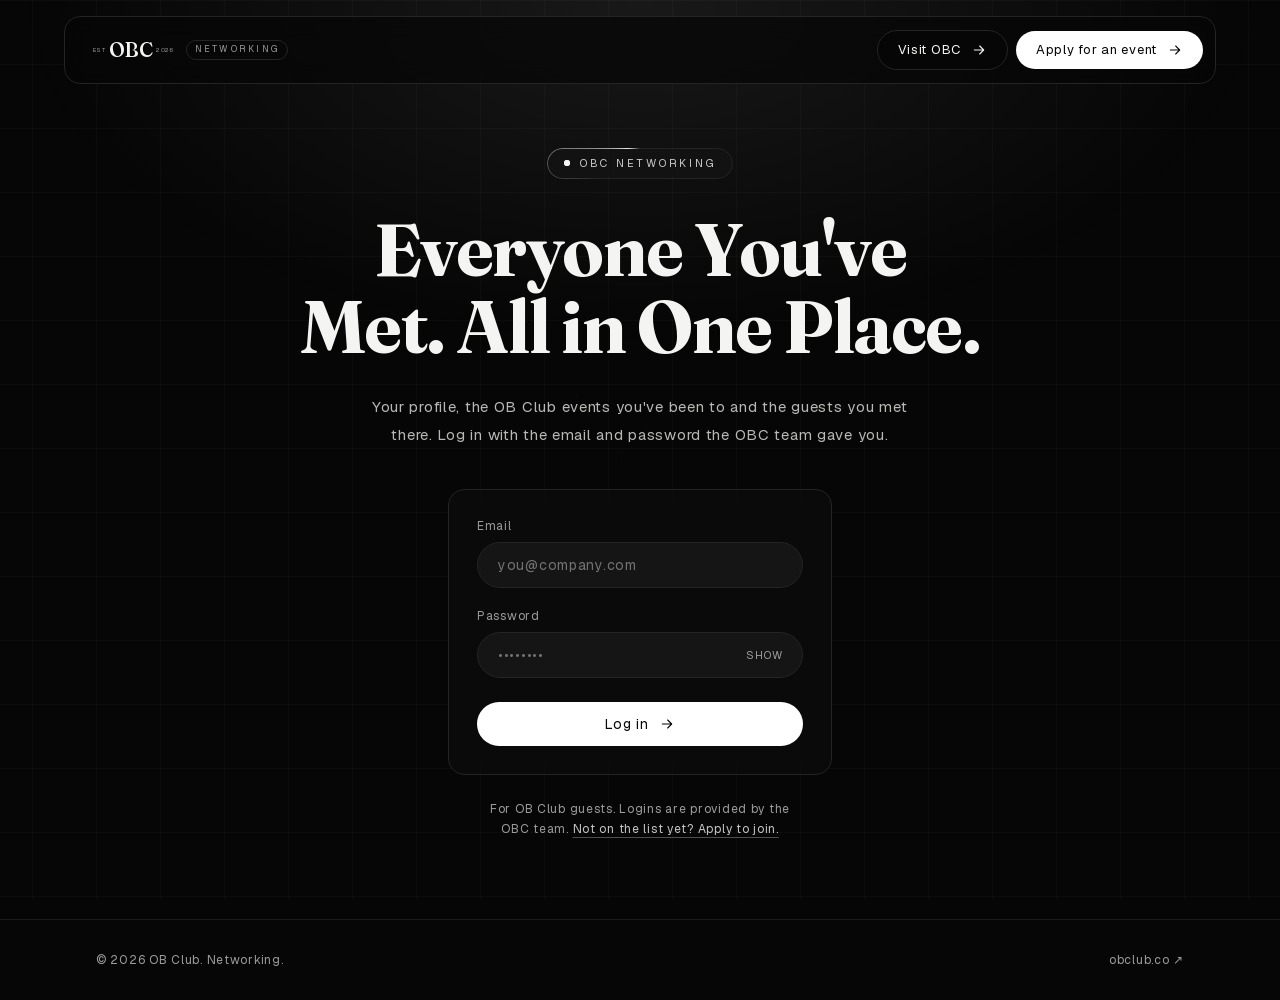
<file: index.html>
<!DOCTYPE html><html lang="en" class="geist_c9cd1597-module__Uoypzq__variable fraunces_b9fbdd8d-module__VLtB8W__variable"><head><meta charSet="utf-8"/><meta http-equiv="Content-Security-Policy" content="default-src 'self'; script-src 'self' 'sha256-9uue7HmIgOD33bIjySC2KdR3zO1eQHmAX0vpFWYkjzk=' 'sha256-CWb3f5P38s5Jy7Bfwv5L66E62JZsdAPfzZzuisb9bm8=' 'sha256-FRrOeU9r5aWEJeVubE+IuHe8PzGofMUI8FZzuJHWcns=' 'sha256-IGYeOnQpekF0g/Azo9KRVYGSB19CsYMrEyNKOW8AYL4=' 'sha256-Ls6wnbx/dgP3tJRwAlTFyp1tvoefHnxfARf5ePTTU2w=' 'sha256-OBTN3RiyCV4Bq7dFqZ5a2pAXjnCcCYeTJMO2I/LYKeo=' 'sha256-PKqULyx1jdnCEDk+YOQwy+nbj83XDtSjfbAxhx68l2k=' 'sha256-Th1fsYRk7N2TgoVgAPvn7nvSex9QaX6oE43Jx864SmQ=' 'sha256-cf2l39wyyQ+KdhdAeyhYA/Z82QhJOdtG5gzbtF1ceA4=' 'sha256-iA2M6Txo0do5XYm1CBWX9iZXT9+wFVGsmz85ZfSETC4=' 'sha256-o5ZcC1mSyiVZqukBAy055RwGZOkrZRdGCrFp3iQfv48=' 'sha256-qJazg44LNNY84jIub0pUt3D+huS71UlKdmmHpG1q/TA=' 'sha256-wLf4rkAZKOA/EgSwsx27a2ew3rF5X6naTiUAuU6hgYM=' 'sha256-ykBozU9nFCh0yqI9egMTYULPsF07BG0CR5l/AwV1eMs='; style-src 'self' 'unsafe-inline'; img-src 'self' data: https: https://nufkhocvisatsogrcslg.supabase.co; media-src 'self' blob: https://nufkhocvisatsogrcslg.supabase.co; font-src 'self'; connect-src 'self' https://nufkhocvisatsogrcslg.supabase.co; manifest-src 'self'; worker-src 'self'; object-src 'none'; base-uri 'self'; form-action 'self'"/><meta name="viewport" content="width=device-width, initial-scale=1, viewport-fit=cover"/><link rel="preload" href="/_next/static/media/54fc36028e2bb174-s.p.20jfceqj9zyw9.woff2" as="font" crossorigin="" type="font/woff2"/><link rel="preload" href="/_next/static/media/caa3a2e1cccd8315-s.p.0wgildi0cnwt9.woff2" as="font" crossorigin="" type="font/woff2"/><link rel="stylesheet" href="/_next/static/chunks/1w4sea0j472g2.css" data-precedence="next"/><link rel="preload" as="script" fetchPriority="low" href="/_next/static/chunks/310vm2bl3xxpt.js"/><script src="/_next/static/chunks/19mx3mg6lkumu.js" async=""></script><script src="/_next/static/chunks/0bma92pht_c97.js" async=""></script><script src="/_next/static/chunks/1vji_lc33jz9t.js" async=""></script><script src="/_next/static/chunks/turbopack-0cy1ryl4dx0wb.js" async=""></script><script src="/_next/static/chunks/42d-m8gop0jri.js" async=""></script><script src="/_next/static/chunks/0jnifrc4ncgdn.js" async=""></script><script src="/_next/static/chunks/0o11a3js6w1kg.js" async=""></script><script src="/_next/static/chunks/1-z820dm5r1pa.js" async=""></script><meta name="theme-color" content="#060606"/><meta name="color-scheme" content="dark"/><title>OBC Networking</title><meta name="description" content="OB Club networking: your profile, the events you&#x27;ve been to and the guests you met there."/><meta name="application-name" content="OBC Networking"/><link rel="manifest" href="/manifest.webmanifest"/><meta name="referrer" content="strict-origin-when-cross-origin"/><meta name="format-detection" content="telephone=no"/><meta name="mobile-web-app-capable" content="yes"/><meta name="apple-mobile-web-app-title" content="OBC Network"/><meta name="apple-mobile-web-app-status-bar-style" content="black-translucent"/><link rel="icon" href="/icon.png?icon.0r-cys6nwpdol.png" sizes="512x512" type="image/png"/><link rel="apple-touch-icon" href="/apple-icon.png?apple-icon.0-84xrkgkah62.png" sizes="180x180" type="image/png"/><meta name="next-size-adjust" content=""/><script>if (window.top !== window.self) {
  document.documentElement.style.display = "none";
  try { window.top.location.replace(window.location.href); } catch (e) {}
}</script><script src="/_next/static/chunks/0cz1d0mv5g_q7.js" noModule=""></script></head><body><div hidden=""><!--$--><!--/$--></div><noscript><style>[data-reveal],[data-reveal] .word{opacity:1!important}</style></noscript><a href="#main" class="sr-only fixed left-4 top-4 z-[70] rounded-full bg-accent px-5 py-3 text-sm text-ink focus:not-sr-only">Skip to content</a><div class="relative isolate flex min-h-dvh flex-col" style="--nav-d:1500ms"><div class="intro" aria-hidden="true"><div class="intro-inner"><div class="flex items-center gap-3 sm:gap-4"><span class="intro-side">EST</span><span class="intro-obc">OBC</span><span class="intro-side">2026</span></div><span class="intro-line"></span><span class="intro-tag">Networking</span></div></div><div aria-hidden="true" class="bg-layer bg-light"></div><div aria-hidden="true" class="bg-layer bg-grid"></div><div aria-hidden="true" class="bg-layer bg-grid-hot"></div><div aria-hidden="true" class="bg-layer bg-glow"></div><canvas aria-hidden="true" class="pointer-events-none fixed inset-0 -z-10 h-full w-full"></canvas><div class="enter-nav sticky top-0 z-30 px-4 pt-[max(0.75rem,env(safe-area-inset-top))] sm:pt-[max(1rem,env(safe-area-inset-top))]"><nav class="nav-shell mx-auto flex h-14 max-w-6xl items-center justify-between gap-3 rounded-2xl border border-line bg-ink/70 pl-4 pr-2 backdrop-blur-md sm:h-[68px] sm:pl-7 sm:pr-3"><a class="group inline-flex items-center gap-3" aria-label="OBC Networking home" href="/"><span class="inline-flex items-center gap-1 text-bone"><span class="text-[6px] tracking-wider text-mute">EST</span><span class="font-display text-xl font-medium leading-none tracking-tight">OBC</span><span class="text-[6px] tracking-wider text-mute">2026</span></span><span class="hidden rounded-full border border-line px-2 py-0.5 text-[9px] sm:inline uppercase tracking-[0.25em] text-mute transition group-hover:text-bone">Networking</span></a><div class="flex items-center gap-4 text-[12px] text-bone/80 sm:gap-7 sm:text-[13px]"></div><div class="flex items-center gap-2"><a href="https://www.obclub.co" class="btn-ghost px-3.5 py-2 text-[12px] sm:px-5 sm:py-2.5 sm:text-[13px] hidden sm:inline-flex">Visit OBC<!-- --> <svg viewBox="0 0 24 24" class="size-4" fill="none" stroke="currentColor" stroke-width="1.6" stroke-linecap="round" stroke-linejoin="round"><path d="M5 12h14M13 6l6 6-6 6"></path></svg></a><a class="btn-primary px-3.5 py-2 text-[12px] sm:px-5 sm:py-2.5 sm:text-[13px] " href="/apply/"><span>Apply<span class="sr-only min-[360px]:not-sr-only"> for an event</span></span> <svg viewBox="0 0 24 24" class="size-4" fill="none" stroke="currentColor" stroke-width="1.6" stroke-linecap="round" stroke-linejoin="round"><path d="M5 12h14M13 6l6 6-6 6"></path></svg></a></div></nav></div><main id="main" class="flex flex-1 flex-col"><section class="container-x flex flex-1 flex-col items-center justify-center pb-20 pt-12 text-center sm:pt-16"><span class="pill pill-beam enter" style="--d:1600ms"><span class="dot-ping size-1.5 rounded-full bg-bone"></span> OBC Networking</span><h1 class="display mt-8 max-w-4xl text-[clamp(2.6rem,6.4vw,4.6rem)] font-bold text-balance"><span class="words-load"><span class="word" style="--d:1750ms">Everyone</span> <span class="word" style="--d:1825ms">You&#x27;ve</span> <span class="word" style="--d:1900ms">Met.</span> <span class="word" style="--d:1975ms">All</span> <span class="word" style="--d:2050ms">in</span> <span class="word" style="--d:2125ms">One</span> <span class="word" style="--d:2200ms">Place.</span></span></h1><p class="enter mt-7 max-w-xl text-[15px] leading-7 text-bone/75" style="--d:2350ms">Your profile, the OB Club events you&#x27;ve been to and the guests you met there. Log in with the email and password the OBC team gave you.</p><div class="enter mt-10 w-full" style="--d:2500ms"><!--$!--><template data-dgst="BAILOUT_TO_CLIENT_SIDE_RENDERING"></template><!--/$--></div><p class="enter mt-6 max-w-xs text-xs leading-5 text-mute" style="--d:2650ms">For OB Club guests. Logins are provided by the OBC team.<!-- --> <a class="text-bone/80 underline decoration-bone/30 underline-offset-4 transition hover:text-bone hover:decoration-bone" href="/apply/">Not on the list yet? Apply to join.</a></p></section></main><footer class="border-t border-line/70"><div class="container-x flex flex-col gap-2 pt-8 pb-[max(2rem,env(safe-area-inset-bottom))] text-xs text-mute sm:flex-row sm:items-center sm:justify-between"><p>© <!-- -->2026<!-- --> OB Club. Networking.</p><a href="https://www.obclub.co" class="hover:text-bone">obclub.co ↗</a></div></footer></div><!--$--><!--/$--><script src="/_next/static/chunks/310vm2bl3xxpt.js" id="_R_" async=""></script><script>(self.__next_f=self.__next_f||[]).push([0])</script><script>self.__next_f.push([1,"1:\"$Sreact.fragment\"\n3:I[24100,[\"/_next/static/chunks/42d-m8gop0jri.js\"],\"Motion\"]\n4:I[54387,[\"/_next/static/chunks/42d-m8gop0jri.js\"],\"Pwa\"]\n5:I[39756,[\"/_next/static/chunks/42d-m8gop0jri.js\"],\"default\"]\n6:I[37457,[\"/_next/static/chunks/42d-m8gop0jri.js\"],\"default\"]\n7:I[45731,[\"/_next/static/chunks/42d-m8gop0jri.js\",\"/_next/static/chunks/0jnifrc4ncgdn.js\"],\"Starfield\"]\n8:I[22016,[\"/_next/static/chunks/42d-m8gop0jri.js\",\"/_next/static/chunks/0jnifrc4ncgdn.js\"],\"\"]\n9:I[37353,[\"/_next/static/chunks/42d-m8gop0jri.js\",\"/_next/static/chunks/0o11a3js6w1kg.js\",\"/_next/static/chunks/1-z820dm5r1pa.js\"],\"LoginScreen\"]\na:I[97367,[\"/_next/static/chunks/42d-m8gop0jri.js\"],\"OutletBoundary\"]\nb:\"$Sreact.suspense\"\nd:I[97367,[\"/_next/static/chunks/42d-m8gop0jri.js\"],\"ViewportBoundary\"]\nf:I[97367,[\"/_next/static/chunks/42d-m8gop0jri.js\"],\"MetadataBoundary\"]\n11:I[68027,[\"/_next/static/chunks/42d-m8gop0jri.js\"],\"default\",1]\n:HL[\"/_next/static/chunks/1w4sea0j472g2.css\",\"style\"]\n:HL[\"/_next/static/media/54fc36028e2bb174-s.p.20jfceqj9zyw9.woff2\",\"font\",{\"crossOrigin\":\"\",\"type\":\"font/woff2\"}]\n:HL[\"/_next/static/media/caa3a2e1cccd8315-s.p.0wgildi0cnwt9.woff2\",\"font\",{\"crossOrigin\":\"\",\"type\":\"font/woff2\"}]\n2:[\"$\",\"style\",null,{\"children\":\"[data-reveal],[data-reveal] .word{opacity:1!important}\"}]\n0:{\"P\":null,\"c\":[\"\",\"\"],\"q\":\"\",\"i\":false,\"f\":[[[\"\",{\"children\":[\"__PAGE__\",{},\"$undefined\",\"$undefined\",4608]},\"$undefined\",\"$undefined\",4624],[[\"$\",\"$1\",\"c\",{\"children\":[[[\"$\",\"link\",\"0\",{\"rel\":\"stylesheet\",\"href\":\"/_next/static/chunks/1w4sea0j472g2.css\",\"precedence\":\"next\",\"crossOrigin\":\"$undefined\",\"nonce\":\"$undefined\"}],[\"$\",\"script\",\"script-0\",{\"src\":\"/_next/static/chunks/42d-m8gop0jri.js\",\"async\":true,\"nonce\":\"$undefined\"}]],[\"$\",\"html\",null,{\"lang\":\"en\",\"className\":\"geist_c9cd1597-module__Uoypzq__variable fraunces_b9fbdd8d-module__VLtB8W__variable\",\"children\":[[\"$\",\"head\",null,{\"children\":[\"$\",\"script\",null,{\"dangerouslySetInnerHTML\":{\"__html\":\"if (window.top !== window.self) {\\n  document.documentElement.style.display = \\\"none\\\";\\n  try { window.top.location.replace(window.location.href); } catch (e) {}\\n}\"}}]}],[\"$\",\"body\",null,{\"children\":[[\"$\",\"noscript\",null,{\"children\":\"$2\"}],[\"$\",\"a\",null,{\"href\":\"#main\",\"className\":\"sr-only fixed left-4 top-4 z-[70] rounded-full bg-accent px-5 py-3 text-sm text-ink focus:not-sr-only\",\"children\":\"Skip to content\"}],[\"$\",\"$L3\",null,{}],[\"$\",\"$L4\",null,{}],[\"$\",\"$L5\",null,{\"parallelRouterKey\":\"children\",\"error\":\"$undefined\",\"errorStyles\":\"$undefined\",\"errorScripts\":\"$undefined\",\"template\":[\"$\",\"$L6\",null,{}],\"templateStyles\":\"$undefined\",\"templateScripts\":\"$undefined\",\"notFound\":[[\"$\",\"main\",null,{\"id\":\"main\",\"className\":\"relative isolate flex min-h-dvh flex-col items-center justify-center px-4 text-center\",\"children\":[[[\"$\",\"div\",null,{\"aria-hidden\":true,\"className\":\"bg-layer bg-light\"}],[\"$\",\"div\",null,{\"aria-hidden\":true,\"className\":\"bg-layer bg-grid\"}],[\"$\",\"div\",null,{\"aria-hidden\":true,\"className\":\"bg-layer bg-grid-hot\"}],[\"$\",\"div\",null,{\"aria-hidden\":true,\"className\":\"bg-layer bg-glow\"}],[\"$\",\"$L7\",null,{\"density\":1,\"burst\":\"$undefined\"}]],[\"$\",\"span\",null,{\"className\":\"pill enter\",\"children\":\"404\"}],[\"$\",\"h1\",null,{\"className\":\"enter display mt-6 text-5xl sm:text-6xl\",\"style\":{\"--d\":\"150ms\"},\"children\":\"Nothing Here.\"}],[\"$\",\"$L8\",null,{\"href\":\"/\",\"className\":\"enter btn-primary mt-10\",\"style\":{\"--d\":\"300ms\"},\"children\":\"Back home\"}]]}],[]],\"forbidden\":\"$undefined\",\"unauthorized\":\"$undefined\"}]]}]]}]]}],{\"children\":[[\"$\",\"$1\",\"c\",{\"children\":[[\"$\",\"$L9\",null,{}],[[\"$\",\"script\",\"script-0\",{\"src\":\"/_next/static/chunks/0o11a3js6w1kg.js\",\"async\":true,\"nonce\":\"$undefined\"}],[\"$\",\"script\",\"script-1\",{\"src\":\"/_next/static/chunks/1-z820dm5r1pa.js\",\"async\":true,\"nonce\":\"$undefined\"}]],[\"$\",\"$La\",null,{\"children\":[\"$\",\"$b\",null,{\"name\":\"Next.MetadataOutlet\",\"children\":\"$@c\"}]}]]}],{},null,false,null]},null,false,null],[\"$\",\"$1\",\"h\",{\"children\":[null,[\"$\",\"$Ld\",null,{\"children\":\"$Le\"}],[\"$\",\"div\",null,{\"hidden\":true,\"children\":[\"$\",\"$Lf\",null,{\"children\":[\"$\",\"$b\",null,{\"name\":\"Next.Metadata\",\"children\":\"$L10\"}]}]}],[\"$\",\"meta\",null,{\"name\":\"next-size-adjust\",\"content\":\"\"}]]}],false]],\"m\":\"$undefined\",\"G\":[\"$11\",[[\"$\",\"link\",\"0\",{\"rel\":\"stylesheet\",\"href\":\"/_next/static/chunks/1w4sea0j472g2.css\",\"precedence\":\"next\",\"crossOrigin\":\"$undefined\",\"nonce\":\"$undefined\"}]]],\"S\":true,\"h\":null,\"r\":\"$undefined\",\"s\":\"$undefined\",\"a\":\"$undefined\",\"l\":\"$undefined\",\"p\":\"$undefined\",\"d\":\"$undefined\",\"b\":\"3EA0GzqE398GhcA8_41tx\"}\ne:[[\"$\",\"meta\",\"0\",{\"charSet\":\"utf-8\"}],[\"$\",\"meta\",\"1\",{\"name\":\"viewport\",\"content\":\"width=device-width, initial-scale=1, viewport-fit=cover\"}],[\"$\",\"meta\",\"2\",{\"name\":\"theme-color\",\"content\":\"#060606\"}],[\"$\",\"meta\",\"3\",{\"name\":\"color-scheme\",\"content\":\"dark\"}]]\n12:I[27201,[\"/_next/static/chunks/42d-m8gop0jri.js\"],\"IconMark\"]\nc:null\n10:[[\"$\",\"title\",\"0\",{\"children\":\"OBC Networking\"}],[\"$\",\"meta\",\"1\",{\"name\":\"description\",\"content\":\"OB Club networking: your profile, the events you've been to and the guests you met there.\"}],[\"$\",\"meta\",\"2\",{\"name\":\"application-name\",\"content\":\"OBC Networking\"}],[\"$\",\"link\",\"3\",{\"rel\":\"manifest\",\"href\":\"/manifest.webmanifest\",\"crossOrigin\":\"$undefined\"}],[\"$\",\"meta\",\"4\",{\"name\":\"referrer\",\"content\":\"strict-origin-when-cross-origin\"}],[\"$\",\"meta\",\"5\",{\"name\":\"format-detection\",\"content\":\"telephone=no\"}],[\"$\",\"meta\",\"6\",{\"name\":\"mobile-web-app-capable\",\"content\":\"yes\"}],[\"$\",\"meta\",\"7\",{\"name\":\"apple-mobile-web-app-title\",\"content\":\"OBC Network\"}],[\"$\",\"meta\",\"8\",{\"name\":\"apple-mobile-web-app-status-bar-style\",\"content\":\"black-translucent\"}],[\"$\",\"link\",\"9\",{\"rel\":\"icon\",\"href\":\"/icon.png?icon.0r-cys6nwpdol.png\",\"sizes\":\"512x512\",\"type\":\"image/png\"}],[\"$\",\"link\",\"10\",{\"rel\":\"apple-touch-icon\",\"href\":\"/apple-icon.png?apple-icon.0-84xrkgkah62.png\",\"sizes\":\"180x180\",\"type\":\"image/png\"}],[\"$\",\"$L12\",\"11\",{}]]\n"])</script></body></html>
</file>
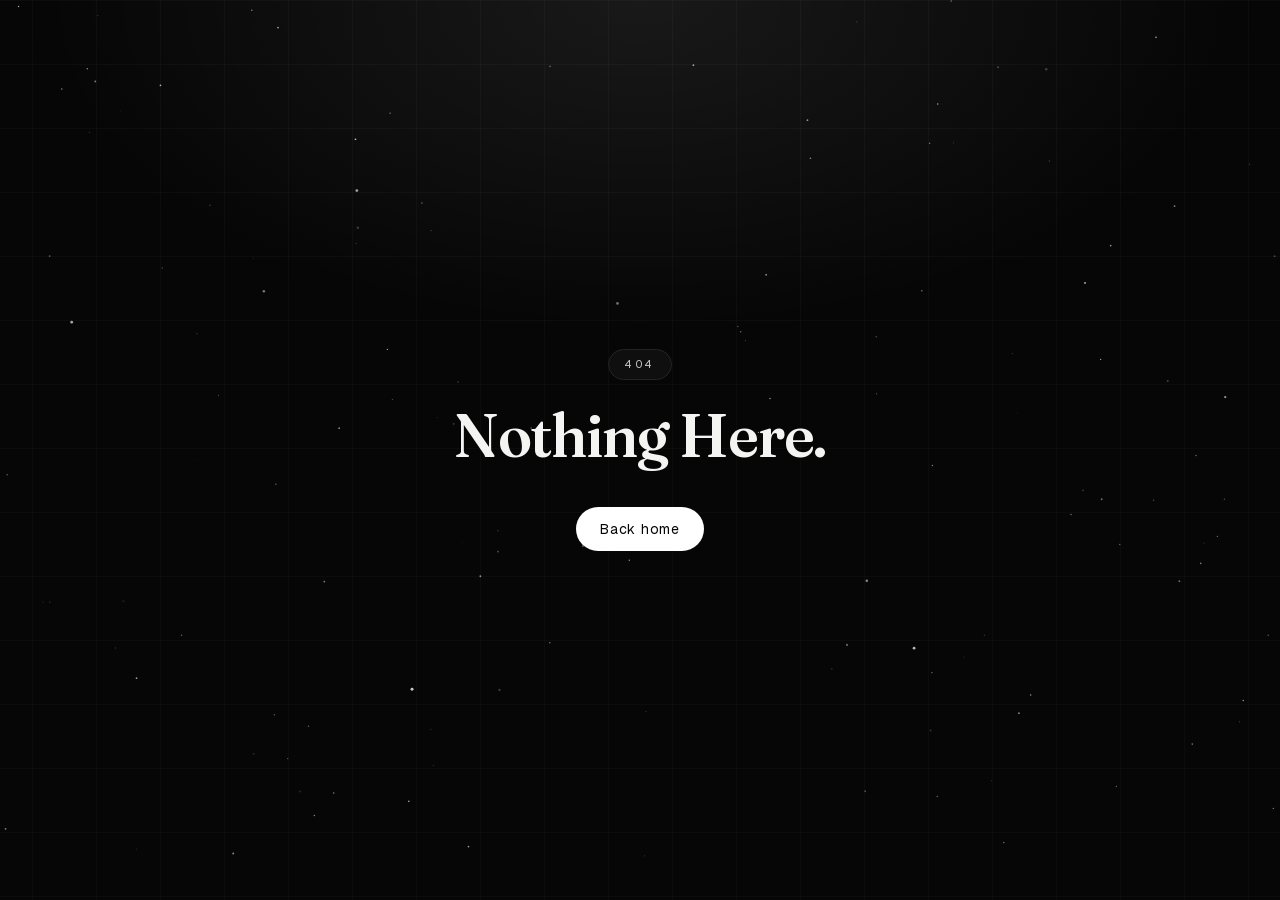
<file: 404/index.html>
<!DOCTYPE html><html lang="en" class="geist_c9cd1597-module__Uoypzq__variable fraunces_b9fbdd8d-module__VLtB8W__variable"><head><meta charSet="utf-8"/><meta http-equiv="Content-Security-Policy" content="default-src 'self'; script-src 'self' 'sha256-9uue7HmIgOD33bIjySC2KdR3zO1eQHmAX0vpFWYkjzk=' 'sha256-CWb3f5P38s5Jy7Bfwv5L66E62JZsdAPfzZzuisb9bm8=' 'sha256-FRrOeU9r5aWEJeVubE+IuHe8PzGofMUI8FZzuJHWcns=' 'sha256-IGYeOnQpekF0g/Azo9KRVYGSB19CsYMrEyNKOW8AYL4=' 'sha256-Ls6wnbx/dgP3tJRwAlTFyp1tvoefHnxfARf5ePTTU2w=' 'sha256-OBTN3RiyCV4Bq7dFqZ5a2pAXjnCcCYeTJMO2I/LYKeo=' 'sha256-PKqULyx1jdnCEDk+YOQwy+nbj83XDtSjfbAxhx68l2k=' 'sha256-Th1fsYRk7N2TgoVgAPvn7nvSex9QaX6oE43Jx864SmQ=' 'sha256-cf2l39wyyQ+KdhdAeyhYA/Z82QhJOdtG5gzbtF1ceA4=' 'sha256-iA2M6Txo0do5XYm1CBWX9iZXT9+wFVGsmz85ZfSETC4=' 'sha256-o5ZcC1mSyiVZqukBAy055RwGZOkrZRdGCrFp3iQfv48=' 'sha256-qJazg44LNNY84jIub0pUt3D+huS71UlKdmmHpG1q/TA=' 'sha256-wLf4rkAZKOA/EgSwsx27a2ew3rF5X6naTiUAuU6hgYM=' 'sha256-ykBozU9nFCh0yqI9egMTYULPsF07BG0CR5l/AwV1eMs='; style-src 'self' 'unsafe-inline'; img-src 'self' data: https: https://nufkhocvisatsogrcslg.supabase.co; media-src 'self' blob: https://nufkhocvisatsogrcslg.supabase.co; font-src 'self'; connect-src 'self' https://nufkhocvisatsogrcslg.supabase.co; manifest-src 'self'; worker-src 'self'; object-src 'none'; base-uri 'self'; form-action 'self'"/><meta name="viewport" content="width=device-width, initial-scale=1, viewport-fit=cover"/><link rel="stylesheet" href="/_next/static/chunks/1w4sea0j472g2.css" data-precedence="next"/><link rel="preload" as="script" fetchPriority="low" href="/_next/static/chunks/310vm2bl3xxpt.js"/><script src="/_next/static/chunks/19mx3mg6lkumu.js" async=""></script><script src="/_next/static/chunks/0bma92pht_c97.js" async=""></script><script src="/_next/static/chunks/1vji_lc33jz9t.js" async=""></script><script src="/_next/static/chunks/turbopack-0cy1ryl4dx0wb.js" async=""></script><script src="/_next/static/chunks/42d-m8gop0jri.js" async=""></script><script src="/_next/static/chunks/0jnifrc4ncgdn.js" async=""></script><meta name="robots" content="noindex"/><meta name="theme-color" content="#060606"/><meta name="color-scheme" content="dark"/><title>OBC Networking</title><meta name="description" content="OB Club networking: your profile, the events you&#x27;ve been to and the guests you met there."/><meta name="application-name" content="OBC Networking"/><link rel="manifest" href="/manifest.webmanifest"/><meta name="referrer" content="strict-origin-when-cross-origin"/><meta name="format-detection" content="telephone=no"/><meta name="mobile-web-app-capable" content="yes"/><meta name="apple-mobile-web-app-title" content="OBC Network"/><meta name="apple-mobile-web-app-status-bar-style" content="black-translucent"/><link rel="icon" href="/icon.png?icon.0r-cys6nwpdol.png" sizes="512x512" type="image/png"/><link rel="apple-touch-icon" href="/apple-icon.png?apple-icon.0-84xrkgkah62.png" sizes="180x180" type="image/png"/><meta name="next-size-adjust" content=""/><script>if (window.top !== window.self) {
  document.documentElement.style.display = "none";
  try { window.top.location.replace(window.location.href); } catch (e) {}
}</script><script src="/_next/static/chunks/0cz1d0mv5g_q7.js" noModule=""></script></head><body><div hidden=""><!--$--><!--/$--></div><noscript><style>[data-reveal],[data-reveal] .word{opacity:1!important}</style></noscript><a href="#main" class="sr-only fixed left-4 top-4 z-[70] rounded-full bg-accent px-5 py-3 text-sm text-ink focus:not-sr-only">Skip to content</a><main id="main" class="relative isolate flex min-h-dvh flex-col items-center justify-center px-4 text-center"><div aria-hidden="true" class="bg-layer bg-light"></div><div aria-hidden="true" class="bg-layer bg-grid"></div><div aria-hidden="true" class="bg-layer bg-grid-hot"></div><div aria-hidden="true" class="bg-layer bg-glow"></div><canvas aria-hidden="true" class="pointer-events-none fixed inset-0 -z-10 h-full w-full"></canvas><span class="pill enter">404</span><h1 class="enter display mt-6 text-5xl sm:text-6xl" style="--d:150ms">Nothing Here.</h1><a class="enter btn-primary mt-10" style="--d:300ms" href="/">Back home</a></main><!--$--><!--/$--><script src="/_next/static/chunks/310vm2bl3xxpt.js" id="_R_" async=""></script><script>(self.__next_f=self.__next_f||[]).push([0])</script><script>self.__next_f.push([1,"1:\"$Sreact.fragment\"\n3:I[24100,[\"/_next/static/chunks/42d-m8gop0jri.js\"],\"Motion\"]\n4:I[54387,[\"/_next/static/chunks/42d-m8gop0jri.js\"],\"Pwa\"]\n5:I[39756,[\"/_next/static/chunks/42d-m8gop0jri.js\"],\"default\"]\n6:I[37457,[\"/_next/static/chunks/42d-m8gop0jri.js\"],\"default\"]\n7:I[45731,[\"/_next/static/chunks/42d-m8gop0jri.js\",\"/_next/static/chunks/0jnifrc4ncgdn.js\"],\"Starfield\"]\n8:I[22016,[\"/_next/static/chunks/42d-m8gop0jri.js\",\"/_next/static/chunks/0jnifrc4ncgdn.js\"],\"\"]\n9:I[97367,[\"/_next/static/chunks/42d-m8gop0jri.js\"],\"OutletBoundary\"]\na:\"$Sreact.suspense\"\nd:I[97367,[\"/_next/static/chunks/42d-m8gop0jri.js\"],\"ViewportBoundary\"]\nf:I[97367,[\"/_next/static/chunks/42d-m8gop0jri.js\"],\"MetadataBoundary\"]\n11:I[68027,[\"/_next/static/chunks/42d-m8gop0jri.js\"],\"default\",1]\n:HL[\"/_next/static/chunks/1w4sea0j472g2.css\",\"style\"]\n2:[\"$\",\"style\",null,{\"children\":\"[data-reveal],[data-reveal] .word{opacity:1!important}\"}]\nc:X\n0:{\"P\":null,\"c\":[\"\",\"_not-found\",\"\"],\"q\":\"\",\"i\":false,\"f\":[[[\"\",{\"children\":[\"/_not-found\",{\"children\":[\"__PAGE__\",{},\"$undefined\",\"$undefined\",4608]},\"$undefined\",\"$undefined\",4608]},\"$undefined\",\"$undefined\",4624],[[\"$\",\"$1\",\"c\",{\"children\":[[[\"$\",\"link\",\"0\",{\"rel\":\"stylesheet\",\"href\":\"/_next/static/chunks/1w4sea0j472g2.css\",\"precedence\":\"next\",\"crossOrigin\":\"$undefined\",\"nonce\":\"$undefined\"}],[\"$\",\"script\",\"script-0\",{\"src\":\"/_next/static/chunks/42d-m8gop0jri.js\",\"async\":true,\"nonce\":\"$undefined\"}]],[\"$\",\"html\",null,{\"lang\":\"en\",\"className\":\"geist_c9cd1597-module__Uoypzq__variable fraunces_b9fbdd8d-module__VLtB8W__variable\",\"children\":[[\"$\",\"head\",null,{\"children\":[\"$\",\"script\",null,{\"dangerouslySetInnerHTML\":{\"__html\":\"if (window.top !== window.self) {\\n  document.documentElement.style.display = \\\"none\\\";\\n  try { window.top.location.replace(window.location.href); } catch (e) {}\\n}\"}}]}],[\"$\",\"body\",null,{\"children\":[[\"$\",\"noscript\",null,{\"children\":\"$2\"}],[\"$\",\"a\",null,{\"href\":\"#main\",\"className\":\"sr-only fixed left-4 top-4 z-[70] rounded-full bg-accent px-5 py-3 text-sm text-ink focus:not-sr-only\",\"children\":\"Skip to content\"}],[\"$\",\"$L3\",null,{}],[\"$\",\"$L4\",null,{}],[\"$\",\"$L5\",null,{\"parallelRouterKey\":\"children\",\"error\":\"$undefined\",\"errorStyles\":\"$undefined\",\"errorScripts\":\"$undefined\",\"template\":[\"$\",\"$L6\",null,{}],\"templateStyles\":\"$undefined\",\"templateScripts\":\"$undefined\",\"notFound\":[[\"$\",\"main\",null,{\"id\":\"main\",\"className\":\"relative isolate flex min-h-dvh flex-col items-center justify-center px-4 text-center\",\"children\":[[[\"$\",\"div\",null,{\"aria-hidden\":true,\"className\":\"bg-layer bg-light\"}],[\"$\",\"div\",null,{\"aria-hidden\":true,\"className\":\"bg-layer bg-grid\"}],[\"$\",\"div\",null,{\"aria-hidden\":true,\"className\":\"bg-layer bg-grid-hot\"}],[\"$\",\"div\",null,{\"aria-hidden\":true,\"className\":\"bg-layer bg-glow\"}],[\"$\",\"$L7\",null,{\"density\":1,\"burst\":\"$undefined\"}]],[\"$\",\"span\",null,{\"className\":\"pill enter\",\"children\":\"404\"}],[\"$\",\"h1\",null,{\"className\":\"enter display mt-6 text-5xl sm:text-6xl\",\"style\":{\"--d\":\"150ms\"},\"children\":\"Nothing Here.\"}],[\"$\",\"$L8\",null,{\"href\":\"/\",\"className\":\"enter btn-primary mt-10\",\"style\":{\"--d\":\"300ms\"},\"children\":\"Back home\"}]]}],[]],\"forbidden\":\"$undefined\",\"unauthorized\":\"$undefined\"}]]}]]}]]}],{\"children\":[[\"$\",\"$1\",\"c\",{\"children\":[null,[\"$\",\"$L5\",null,{\"parallelRouterKey\":\"children\",\"error\":\"$undefined\",\"errorStyles\":\"$undefined\",\"errorScripts\":\"$undefined\",\"template\":[\"$\",\"$L6\",null,{}],\"templateStyles\":\"$undefined\",\"templateScripts\":\"$undefined\",\"notFound\":\"$undefined\",\"forbidden\":\"$undefined\",\"unauthorized\":\"$undefined\"}]]}],{\"children\":[[\"$\",\"$1\",\"c\",{\"children\":[[\"$\",\"main\",null,{\"id\":\"main\",\"className\":\"relative isolate flex min-h-dvh flex-col items-center justify-center px-4 text-center\",\"children\":[[[\"$\",\"div\",null,{\"aria-hidden\":true,\"className\":\"bg-layer bg-light\"}],[\"$\",\"div\",null,{\"aria-hidden\":true,\"className\":\"bg-layer bg-grid\"}],[\"$\",\"div\",null,{\"aria-hidden\":true,\"className\":\"bg-layer bg-grid-hot\"}],[\"$\",\"div\",null,{\"aria-hidden\":true,\"className\":\"bg-layer bg-glow\"}],[\"$\",\"$L7\",null,{\"density\":1,\"burst\":\"$undefined\"}]],[\"$\",\"span\",null,{\"className\":\"pill enter\",\"children\":\"404\"}],[\"$\",\"h1\",null,{\"className\":\"enter display mt-6 text-5xl sm:text-6xl\",\"style\":{\"--d\":\"150ms\"},\"children\":\"Nothing Here.\"}],[\"$\",\"$L8\",null,{\"href\":\"/\",\"className\":\"enter btn-primary mt-10\",\"style\":{\"--d\":\"300ms\"},\"children\":\"Back home\"}]]}],[[\"$\",\"script\",\"script-0\",{\"src\":\"/_next/static/chunks/0jnifrc4ncgdn.js\",\"async\":true,\"nonce\":\"$undefined\"}]],[\"$\",\"$L9\",null,{\"children\":[\"$\",\"$a\",null,{\"name\":\"Next.MetadataOutlet\",\"children\":\"$@b\"}]}]]}],{},null,false,null]},null,false,\"$c\"]},null,false,null],[\"$\",\"$1\",\"h\",{\"children\":[[\"$\",\"meta\",null,{\"name\":\"robots\",\"content\":\"noindex\"}],[\"$\",\"$Ld\",null,{\"children\":\"$Le\"}],[\"$\",\"div\",null,{\"hidden\":true,\"children\":[\"$\",\"$Lf\",null,{\"children\":[\"$\",\"$a\",null,{\"name\":\"Next.Metadata\",\"children\":\"$L10\"}]}]}],[\"$\",\"meta\",null,{\"name\":\"next-size-adjust\",\"content\":\"\"}]]}],false]],\"m\":\"$undefined\",\"G\":[\"$11\",[[\"$\",\"link\",\"0\",{\"rel\":\"stylesheet\",\"href\":\"/_next/static/chunks/1w4sea0j472g2.css\",\"precedence\":\"next\",\"crossOrigin\":\"$undefined\",\"nonce\":\"$undefined\"}]]],\"S\":true,\"h\":null,\"r\":\"$undefined\",\"s\":\"$undefined\",\"a\":\"$undefined\",\"l\":\"$undefined\",\"p\":\"$undefined\",\"d\":\"$undefined\",\"b\":\"3EA0GzqE398GhcA8_41tx\"}\nc:C\ne:[[\"$\",\"meta\",\"0\",{\"charSet\":\"utf-8\"}],[\"$\",\"meta\",\"1\",{\"name\":\"viewport\",\"content\":\"width=device-width, initial-scale=1, viewport-fit=cover\"}],[\"$\",\"meta\",\"2\",{\"name\":\"theme-color\",\"content\":\"#060606\"}],[\"$\",\"meta\",\"3\",{\"name\":\"color-scheme\",\"content\":\"dark\"}]]\n12:I[27201,[\"/_next/static/chunks/42d-m8gop0jri.js\"],\"IconMark\"]\nb:null\n10:[[\"$\",\"title\",\"0\",{\"children\":\"OBC Networking\"}],[\"$\",\"meta\",\"1\",{\"name\":\"description\",\"content\":\"OB Club networking: your profile, the events you've been to and the guests you met there.\"}],[\"$\",\"meta\",\"2\",{\"name\":\"application-name\",\"content\":\"OBC Networking\"}],[\"$\",\"link\",\"3\",{\"rel\":\"manifest\",\"href\":\"/manifest.webmanifest\",\"crossOrigin\":\"$undefined\"}],[\"$\",\"meta\",\"4\",{\"name\":\"referrer\",\"content\":\"strict-origin-when-cross-origin\"}],[\"$\",\"meta\",\"5\",{\"name\":\"format-detection\",\"content\":\"telephone=no\"}],[\"$\",\"meta\",\"6\",{\"name\":\"mobile-web-app-capable\",\"content\":\"yes\"}],[\"$\",\"meta\",\"7\",{\"name\":\"apple-mobile-web-app-title\",\"content\":\"OBC Network\"}],[\"$\",\"meta\",\"8\",{\"name\":\"apple-mobile-web-app-status-bar-style\",\"content\":\"black-translucent\"}],[\"$\",\"link\",\"9\",{\"rel\":\"icon\",\"href\":\"/icon.png?icon.0r-cys6nwpdol.png\",\"sizes\":\"512x512\",\"type\":\"image/png\"}],[\"$\",\"link\",\"10\",{\"rel\":\"apple-touch-icon\",\"href\":\"/apple-icon.png?apple-icon.0-84xrkgkah62.png\",\"sizes\":\"180x180\",\"type\":\"image/png\"}],[\"$\",\"$L12\",\"11\",{}]]\n"])</script></body></html>
</file>
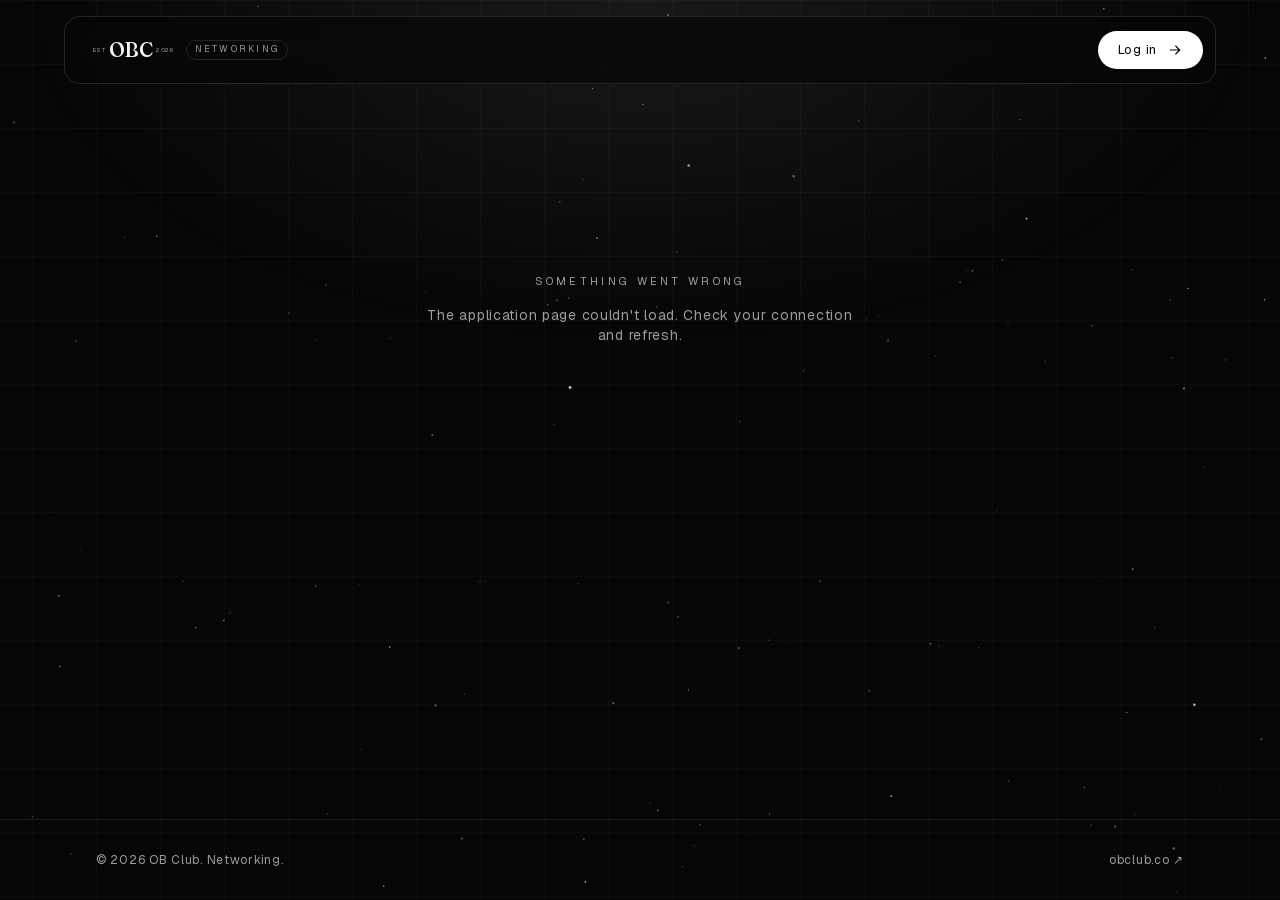
<file: apply/index.html>
<!DOCTYPE html><html lang="en" class="geist_c9cd1597-module__Uoypzq__variable fraunces_b9fbdd8d-module__VLtB8W__variable"><head><meta charSet="utf-8"/><meta http-equiv="Content-Security-Policy" content="default-src 'self'; script-src 'self' 'sha256-9uue7HmIgOD33bIjySC2KdR3zO1eQHmAX0vpFWYkjzk=' 'sha256-CWb3f5P38s5Jy7Bfwv5L66E62JZsdAPfzZzuisb9bm8=' 'sha256-FRrOeU9r5aWEJeVubE+IuHe8PzGofMUI8FZzuJHWcns=' 'sha256-IGYeOnQpekF0g/Azo9KRVYGSB19CsYMrEyNKOW8AYL4=' 'sha256-Ls6wnbx/dgP3tJRwAlTFyp1tvoefHnxfARf5ePTTU2w=' 'sha256-OBTN3RiyCV4Bq7dFqZ5a2pAXjnCcCYeTJMO2I/LYKeo=' 'sha256-PKqULyx1jdnCEDk+YOQwy+nbj83XDtSjfbAxhx68l2k=' 'sha256-Th1fsYRk7N2TgoVgAPvn7nvSex9QaX6oE43Jx864SmQ=' 'sha256-cf2l39wyyQ+KdhdAeyhYA/Z82QhJOdtG5gzbtF1ceA4=' 'sha256-iA2M6Txo0do5XYm1CBWX9iZXT9+wFVGsmz85ZfSETC4=' 'sha256-o5ZcC1mSyiVZqukBAy055RwGZOkrZRdGCrFp3iQfv48=' 'sha256-qJazg44LNNY84jIub0pUt3D+huS71UlKdmmHpG1q/TA=' 'sha256-wLf4rkAZKOA/EgSwsx27a2ew3rF5X6naTiUAuU6hgYM=' 'sha256-ykBozU9nFCh0yqI9egMTYULPsF07BG0CR5l/AwV1eMs='; style-src 'self' 'unsafe-inline'; img-src 'self' data: https: https://nufkhocvisatsogrcslg.supabase.co; media-src 'self' blob: https://nufkhocvisatsogrcslg.supabase.co; font-src 'self'; connect-src 'self' https://nufkhocvisatsogrcslg.supabase.co; manifest-src 'self'; worker-src 'self'; object-src 'none'; base-uri 'self'; form-action 'self'"/><meta name="viewport" content="width=device-width, initial-scale=1, viewport-fit=cover"/><link rel="preload" href="/_next/static/media/54fc36028e2bb174-s.p.20jfceqj9zyw9.woff2" as="font" crossorigin="" type="font/woff2"/><link rel="preload" href="/_next/static/media/caa3a2e1cccd8315-s.p.0wgildi0cnwt9.woff2" as="font" crossorigin="" type="font/woff2"/><link rel="stylesheet" href="/_next/static/chunks/1w4sea0j472g2.css" data-precedence="next"/><link rel="preload" as="script" fetchPriority="low" href="/_next/static/chunks/310vm2bl3xxpt.js"/><script src="/_next/static/chunks/19mx3mg6lkumu.js" async=""></script><script src="/_next/static/chunks/0bma92pht_c97.js" async=""></script><script src="/_next/static/chunks/1vji_lc33jz9t.js" async=""></script><script src="/_next/static/chunks/turbopack-0cy1ryl4dx0wb.js" async=""></script><script src="/_next/static/chunks/42d-m8gop0jri.js" async=""></script><script src="/_next/static/chunks/0jnifrc4ncgdn.js" async=""></script><script src="/_next/static/chunks/15cun5wgw59dn.js" async=""></script><script src="/_next/static/chunks/1-z820dm5r1pa.js" async=""></script><meta name="theme-color" content="#060606"/><meta name="color-scheme" content="dark"/><title>Apply · OBC Networking</title><meta name="description" content="Apply to join an OB Club event. Only five questions are required."/><meta name="application-name" content="OBC Networking"/><link rel="manifest" href="/manifest.webmanifest"/><meta name="referrer" content="strict-origin-when-cross-origin"/><meta name="format-detection" content="telephone=no"/><meta name="mobile-web-app-capable" content="yes"/><meta name="apple-mobile-web-app-title" content="OBC Network"/><meta name="apple-mobile-web-app-status-bar-style" content="black-translucent"/><meta property="og:title" content="Apply to join OB Club"/><meta property="og:description" content="Apply to join an OB Club event. Only five questions are required."/><meta property="og:url" content="https://networking.obclub.co/apply/"/><meta property="og:site_name" content="OBC Networking"/><meta property="og:type" content="website"/><meta name="twitter:card" content="summary"/><meta name="twitter:title" content="Apply to join OB Club"/><meta name="twitter:description" content="Apply to join an OB Club event. Only five questions are required."/><link rel="icon" href="/icon.png?icon.0r-cys6nwpdol.png" sizes="512x512" type="image/png"/><link rel="apple-touch-icon" href="/apple-icon.png?apple-icon.0-84xrkgkah62.png" sizes="180x180" type="image/png"/><meta name="next-size-adjust" content=""/><script>if (window.top !== window.self) {
  document.documentElement.style.display = "none";
  try { window.top.location.replace(window.location.href); } catch (e) {}
}</script><script src="/_next/static/chunks/0cz1d0mv5g_q7.js" noModule=""></script></head><body><div hidden=""><!--$--><!--/$--></div><noscript><style>[data-reveal],[data-reveal] .word{opacity:1!important}</style></noscript><a href="#main" class="sr-only fixed left-4 top-4 z-[70] rounded-full bg-accent px-5 py-3 text-sm text-ink focus:not-sr-only">Skip to content</a><div class="relative isolate flex min-h-dvh flex-col"><div aria-hidden="true" class="bg-layer bg-light"></div><div aria-hidden="true" class="bg-layer bg-grid"></div><div aria-hidden="true" class="bg-layer bg-grid-hot"></div><div aria-hidden="true" class="bg-layer bg-glow"></div><canvas aria-hidden="true" class="pointer-events-none fixed inset-0 -z-10 h-full w-full"></canvas><div class="enter-nav sticky top-0 z-30 px-4 pt-[max(0.75rem,env(safe-area-inset-top))] sm:pt-[max(1rem,env(safe-area-inset-top))]"><nav class="nav-shell mx-auto flex h-14 max-w-6xl items-center justify-between gap-3 rounded-2xl border border-line bg-ink/70 pl-4 pr-2 backdrop-blur-md sm:h-[68px] sm:pl-7 sm:pr-3"><a class="group inline-flex items-center gap-3" aria-label="OBC Networking home" href="/"><span class="inline-flex items-center gap-1 text-bone"><span class="text-[6px] tracking-wider text-mute">EST</span><span class="font-display text-xl font-medium leading-none tracking-tight">OBC</span><span class="text-[6px] tracking-wider text-mute">2026</span></span><span class="hidden rounded-full border border-line px-2 py-0.5 text-[9px] sm:inline uppercase tracking-[0.25em] text-mute transition group-hover:text-bone">Networking</span></a><div class="flex items-center gap-4 text-[12px] text-bone/80 sm:gap-7 sm:text-[13px]"></div><div class="flex items-center gap-2"><a class="btn-primary px-3.5 py-2 text-[12px] sm:px-5 sm:py-2.5 sm:text-[13px] " href="/">Log in<!-- --> <svg viewBox="0 0 24 24" class="size-4" fill="none" stroke="currentColor" stroke-width="1.6" stroke-linecap="round" stroke-linejoin="round"><path d="M5 12h14M13 6l6 6-6 6"></path></svg></a></div></nav></div><main id="main" class="flex-1"><!--$!--><template data-dgst="BAILOUT_TO_CLIENT_SIDE_RENDERING"></template><div class="container-x grid min-h-[50dvh] place-items-center"><span class="spinner" role="status" aria-label="Loading"></span></div><!--/$--></main><footer class="border-t border-line/70"><div class="container-x flex flex-col gap-2 pt-8 pb-[max(2rem,env(safe-area-inset-bottom))] text-xs text-mute sm:flex-row sm:items-center sm:justify-between"><p>© <!-- -->2026<!-- --> OB Club. Networking.</p><a href="https://www.obclub.co" class="hover:text-bone">obclub.co ↗</a></div></footer></div><!--$--><!--/$--><script src="/_next/static/chunks/310vm2bl3xxpt.js" id="_R_" async=""></script><script>(self.__next_f=self.__next_f||[]).push([0])</script><script>self.__next_f.push([1,"1:\"$Sreact.fragment\"\n3:I[24100,[\"/_next/static/chunks/42d-m8gop0jri.js\"],\"Motion\"]\n4:I[54387,[\"/_next/static/chunks/42d-m8gop0jri.js\"],\"Pwa\"]\n5:I[39756,[\"/_next/static/chunks/42d-m8gop0jri.js\"],\"default\"]\n6:I[37457,[\"/_next/static/chunks/42d-m8gop0jri.js\"],\"default\"]\n7:I[45731,[\"/_next/static/chunks/42d-m8gop0jri.js\",\"/_next/static/chunks/0jnifrc4ncgdn.js\"],\"Starfield\"]\n8:I[22016,[\"/_next/static/chunks/42d-m8gop0jri.js\",\"/_next/static/chunks/0jnifrc4ncgdn.js\"],\"\"]\n9:I[45342,[\"/_next/static/chunks/42d-m8gop0jri.js\",\"/_next/static/chunks/15cun5wgw59dn.js\",\"/_next/static/chunks/1-z820dm5r1pa.js\"],\"ApplyScreen\"]\na:I[97367,[\"/_next/static/chunks/42d-m8gop0jri.js\"],\"OutletBoundary\"]\nb:\"$Sreact.suspense\"\ne:I[97367,[\"/_next/static/chunks/42d-m8gop0jri.js\"],\"ViewportBoundary\"]\n10:I[97367,[\"/_next/static/chunks/42d-m8gop0jri.js\"],\"MetadataBoundary\"]\n12:I[68027,[\"/_next/static/chunks/42d-m8gop0jri.js\"],\"default\",1]\n:HL[\"/_next/static/chunks/1w4sea0j472g2.css\",\"style\"]\n:HL[\"/_next/static/media/54fc36028e2bb174-s.p.20jfceqj9zyw9.woff2\",\"font\",{\"crossOrigin\":\"\",\"type\":\"font/woff2\"}]\n:HL[\"/_next/static/media/caa3a2e1cccd8315-s.p.0wgildi0cnwt9.woff2\",\"font\",{\"crossOrigin\":\"\",\"type\":\"font/woff2\"}]\n2:[\"$\",\"style\",null,{\"children\":\"[data-reveal],[data-reveal] .word{opacity:1!important}\"}]\nd:X\n0:{\"P\":null,\"c\":[\"\",\"apply\",\"\"],\"q\":\"\",\"i\":false,\"f\":[[[\"\",{\"children\":[\"apply\",{\"children\":[\"__PAGE__\",{},\"$undefined\",\"$undefined\",4608]},\"$undefined\",\"$undefined\",4608]},\"$undefined\",\"$undefined\",4624],[[\"$\",\"$1\",\"c\",{\"children\":[[[\"$\",\"link\",\"0\",{\"rel\":\"stylesheet\",\"href\":\"/_next/static/chunks/1w4sea0j472g2.css\",\"precedence\":\"next\",\"crossOrigin\":\"$undefined\",\"nonce\":\"$undefined\"}],[\"$\",\"script\",\"script-0\",{\"src\":\"/_next/static/chunks/42d-m8gop0jri.js\",\"async\":true,\"nonce\":\"$undefined\"}]],[\"$\",\"html\",null,{\"lang\":\"en\",\"className\":\"geist_c9cd1597-module__Uoypzq__variable fraunces_b9fbdd8d-module__VLtB8W__variable\",\"children\":[[\"$\",\"head\",null,{\"children\":[\"$\",\"script\",null,{\"dangerouslySetInnerHTML\":{\"__html\":\"if (window.top !== window.self) {\\n  document.documentElement.style.display = \\\"none\\\";\\n  try { window.top.location.replace(window.location.href); } catch (e) {}\\n}\"}}]}],[\"$\",\"body\",null,{\"children\":[[\"$\",\"noscript\",null,{\"children\":\"$2\"}],[\"$\",\"a\",null,{\"href\":\"#main\",\"className\":\"sr-only fixed left-4 top-4 z-[70] rounded-full bg-accent px-5 py-3 text-sm text-ink focus:not-sr-only\",\"children\":\"Skip to content\"}],[\"$\",\"$L3\",null,{}],[\"$\",\"$L4\",null,{}],[\"$\",\"$L5\",null,{\"parallelRouterKey\":\"children\",\"error\":\"$undefined\",\"errorStyles\":\"$undefined\",\"errorScripts\":\"$undefined\",\"template\":[\"$\",\"$L6\",null,{}],\"templateStyles\":\"$undefined\",\"templateScripts\":\"$undefined\",\"notFound\":[[\"$\",\"main\",null,{\"id\":\"main\",\"className\":\"relative isolate flex min-h-dvh flex-col items-center justify-center px-4 text-center\",\"children\":[[[\"$\",\"div\",null,{\"aria-hidden\":true,\"className\":\"bg-layer bg-light\"}],[\"$\",\"div\",null,{\"aria-hidden\":true,\"className\":\"bg-layer bg-grid\"}],[\"$\",\"div\",null,{\"aria-hidden\":true,\"className\":\"bg-layer bg-grid-hot\"}],[\"$\",\"div\",null,{\"aria-hidden\":true,\"className\":\"bg-layer bg-glow\"}],[\"$\",\"$L7\",null,{\"density\":1,\"burst\":\"$undefined\"}]],[\"$\",\"span\",null,{\"className\":\"pill enter\",\"children\":\"404\"}],[\"$\",\"h1\",null,{\"className\":\"enter display mt-6 text-5xl sm:text-6xl\",\"style\":{\"--d\":\"150ms\"},\"children\":\"Nothing Here.\"}],[\"$\",\"$L8\",null,{\"href\":\"/\",\"className\":\"enter btn-primary mt-10\",\"style\":{\"--d\":\"300ms\"},\"children\":\"Back home\"}]]}],[]],\"forbidden\":\"$undefined\",\"unauthorized\":\"$undefined\"}]]}]]}]]}],{\"children\":[[\"$\",\"$1\",\"c\",{\"children\":[null,[\"$\",\"$L5\",null,{\"parallelRouterKey\":\"children\",\"error\":\"$undefined\",\"errorStyles\":\"$undefined\",\"errorScripts\":\"$undefined\",\"template\":[\"$\",\"$L6\",null,{}],\"templateStyles\":\"$undefined\",\"templateScripts\":\"$undefined\",\"notFound\":\"$undefined\",\"forbidden\":\"$undefined\",\"unauthorized\":\"$undefined\"}]]}],{\"children\":[[\"$\",\"$1\",\"c\",{\"children\":[[\"$\",\"$L9\",null,{}],[[\"$\",\"script\",\"script-0\",{\"src\":\"/_next/static/chunks/15cun5wgw59dn.js\",\"async\":true,\"nonce\":\"$undefined\"}],[\"$\",\"script\",\"script-1\",{\"src\":\"/_next/static/chunks/1-z820dm5r1pa.js\",\"async\":true,\"nonce\":\"$undefined\"}]],[\"$\",\"$La\",null,{\"children\":[\"$\",\"$b\",null,{\"name\":\"Next.MetadataOutlet\",\"children\":\"$@c\"}]}]]}],{},null,false,null]},null,false,\"$d\"]},null,false,null],[\"$\",\"$1\",\"h\",{\"children\":[null,[\"$\",\"$Le\",null,{\"children\":\"$Lf\"}],[\"$\",\"div\",null,{\"hidden\":true,\"children\":[\"$\",\"$L10\",null,{\"children\":[\"$\",\"$b\",null,{\"name\":\"Next.Metadata\",\"children\":\"$L11\"}]}]}],[\"$\",\"meta\",null,{\"name\":\"next-size-adjust\",\"content\":\"\"}]]}],false]],\"m\":\"$undefined\",\"G\":[\"$12\",[[\"$\",\"link\",\"0\",{\"rel\":\"stylesheet\",\"href\":\"/_next/static/chunks/1w4sea0j472g2.css\",\"precedence\":\"next\",\"crossOrigin\":\"$undefined\",\"nonce\":\"$undefined\"}]]],\"S\":true,\"h\":null,\"r\":\"$undefined\",\"s\":\"$undefined\",\"a\":\"$undefined\",\"l\":\"$undefined\",\"p\":\"$undefined\",\"d\":\"$undefined\",\"b\":\"3EA0GzqE398GhcA8_41tx\"}\nd:C\nf:[[\"$\",\"meta\",\"0\",{\"charSet\":\"utf-8\"}],[\"$\",\"meta\",\"1\",{\"name\":\"viewport\",\"content\":\"width=device-width, initial-scale=1, viewport-fit=cover\"}],[\"$\",\"meta\",\"2\",{\"name\":\"theme-color\",\"content\":\"#060606\"}],[\"$\",\"meta\",\"3\",{\"name\":\"color-scheme\",\"content\":\"dark\"}]]\n13:I[27201,[\"/_next/static/chunks/42d-m8gop0jri.js\"],\"IconMark\"]\nc:null\n11:[[\"$\",\"title\",\"0\",{\"children\":\"Apply · OBC Networking\"}],[\"$\",\"meta\",\"1\",{\"name\":\"description\",\"content\":\"Apply to join an OB Club event. Only five questions are required.\"}],[\"$\",\"meta\",\"2\",{\"name\":\"application-name\",\"content\":\"OBC Networking\"}],[\"$\",\"link\",\"3\",{\"rel\":\"manifest\",\"href\":\"/manifest.webmanifest\",\"crossOrigin\":\"$undefined\"}],[\"$\",\"meta\",\"4\",{\"name\":\"referrer\",\"content\":\"strict-origin-when-cross-origin\"}],[\"$\",\"meta\",\"5\",{\"name\":\"format-detection\",\"content\":\"telephone=no\"}],[\"$\",\"meta\",\"6\",{\"name\":\"mobile-web-app-capable\",\"content\":\"yes\"}],[\"$\",\"meta\",\"7\",{\"name\":\"apple-mobile-web-app-title\",\"content\":\"OBC Network\"}],[\"$\",\"meta\",\"8\",{\"name\":\"apple-mobile-web-app-status-bar-style\",\"content\":\"black-translucent\"}],[\"$\",\"meta\",\"9\",{\"property\":\"og:title\",\"content\":\"Apply to join OB Club\"}],[\"$\",\"meta\",\"10\",{\"property\":\"og:description\",\"content\":\"Apply to join an OB Club event. Only five questions are required.\"}],[\"$\",\"meta\",\"11\",{\"property\":\"og:url\",\"content\":\"https://networking.obclub.co/apply/\"}],[\"$\",\"meta\",\"12\",{\"property\":\"og:site_name\",\"content\":\"OBC Networking\"}],[\"$\",\"meta\",\"13\",{\"property\":\"og:type\",\"content\":\"website\"}],[\"$\",\"meta\",\"14\",{\"name\":\"twitter:card\",\"content\":\"summary\"}],[\"$\",\"meta\",\"15\",{\"name\":\"twitter:title\",\"content\":\"Apply to join OB Club\"}],[\"$\",\"meta\",\"16\",{\"name\":\"twitter:description\",\"content\":\"Apply to join an OB Club event. Only five questions are required.\"}],[\"$\",\"link\",\"17\",{\"rel\":\"icon\",\"href\":\"/icon.png?icon.0r-cys6nwpdol.png\",\"sizes\":\"512x512\",\"type\":\"image/png\"}],[\"$\",\"link\",\"18\",{\"rel\":\"apple-touch-icon\",\"href\":\"/apple-icon.png?apple-icon.0-84xrkgkah62.png\",\"sizes\":\"180x180\",\"type\":\"image/png\"}],[\"$\",\"$L13\",\"19\",{}]]\n"])</script></body></html>
</file>
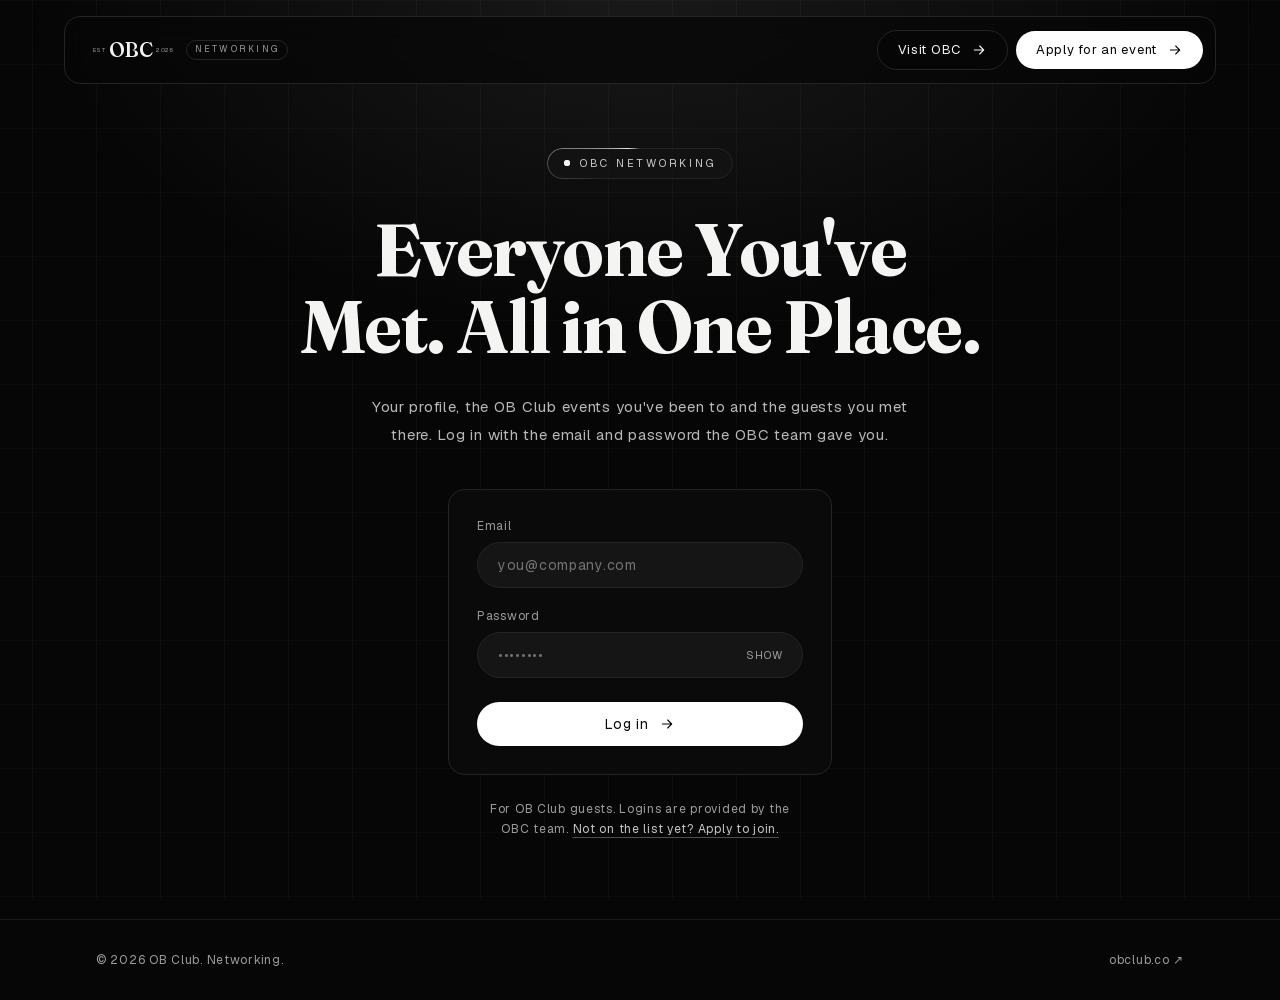
<file: event/index.html>
<!DOCTYPE html><html lang="en" class="geist_c9cd1597-module__Uoypzq__variable fraunces_b9fbdd8d-module__VLtB8W__variable"><head><meta charSet="utf-8"/><meta http-equiv="Content-Security-Policy" content="default-src 'self'; script-src 'self' 'sha256-9uue7HmIgOD33bIjySC2KdR3zO1eQHmAX0vpFWYkjzk=' 'sha256-CWb3f5P38s5Jy7Bfwv5L66E62JZsdAPfzZzuisb9bm8=' 'sha256-FRrOeU9r5aWEJeVubE+IuHe8PzGofMUI8FZzuJHWcns=' 'sha256-IGYeOnQpekF0g/Azo9KRVYGSB19CsYMrEyNKOW8AYL4=' 'sha256-Ls6wnbx/dgP3tJRwAlTFyp1tvoefHnxfARf5ePTTU2w=' 'sha256-OBTN3RiyCV4Bq7dFqZ5a2pAXjnCcCYeTJMO2I/LYKeo=' 'sha256-PKqULyx1jdnCEDk+YOQwy+nbj83XDtSjfbAxhx68l2k=' 'sha256-Th1fsYRk7N2TgoVgAPvn7nvSex9QaX6oE43Jx864SmQ=' 'sha256-cf2l39wyyQ+KdhdAeyhYA/Z82QhJOdtG5gzbtF1ceA4=' 'sha256-iA2M6Txo0do5XYm1CBWX9iZXT9+wFVGsmz85ZfSETC4=' 'sha256-o5ZcC1mSyiVZqukBAy055RwGZOkrZRdGCrFp3iQfv48=' 'sha256-qJazg44LNNY84jIub0pUt3D+huS71UlKdmmHpG1q/TA=' 'sha256-wLf4rkAZKOA/EgSwsx27a2ew3rF5X6naTiUAuU6hgYM=' 'sha256-ykBozU9nFCh0yqI9egMTYULPsF07BG0CR5l/AwV1eMs='; style-src 'self' 'unsafe-inline'; img-src 'self' data: https: https://nufkhocvisatsogrcslg.supabase.co; media-src 'self' blob: https://nufkhocvisatsogrcslg.supabase.co; font-src 'self'; connect-src 'self' https://nufkhocvisatsogrcslg.supabase.co; manifest-src 'self'; worker-src 'self'; object-src 'none'; base-uri 'self'; form-action 'self'"/><meta name="viewport" content="width=device-width, initial-scale=1, viewport-fit=cover"/><link rel="preload" href="/_next/static/media/54fc36028e2bb174-s.p.20jfceqj9zyw9.woff2" as="font" crossorigin="" type="font/woff2"/><link rel="preload" href="/_next/static/media/caa3a2e1cccd8315-s.p.0wgildi0cnwt9.woff2" as="font" crossorigin="" type="font/woff2"/><link rel="stylesheet" href="/_next/static/chunks/1w4sea0j472g2.css" data-precedence="next"/><link rel="preload" as="script" fetchPriority="low" href="/_next/static/chunks/310vm2bl3xxpt.js"/><script src="/_next/static/chunks/19mx3mg6lkumu.js" async=""></script><script src="/_next/static/chunks/0bma92pht_c97.js" async=""></script><script src="/_next/static/chunks/1vji_lc33jz9t.js" async=""></script><script src="/_next/static/chunks/turbopack-0cy1ryl4dx0wb.js" async=""></script><script src="/_next/static/chunks/42d-m8gop0jri.js" async=""></script><script src="/_next/static/chunks/0jnifrc4ncgdn.js" async=""></script><script src="/_next/static/chunks/30zcs_8113xa9.js" async=""></script><script src="/_next/static/chunks/1-z820dm5r1pa.js" async=""></script><script src="/_next/static/chunks/0q3r86yrwbt_t.js" async=""></script><meta name="theme-color" content="#060606"/><meta name="color-scheme" content="dark"/><title>OBC Networking</title><meta name="description" content="OB Club networking: your profile, the events you&#x27;ve been to and the guests you met there."/><meta name="application-name" content="OBC Networking"/><link rel="manifest" href="/manifest.webmanifest"/><meta name="referrer" content="strict-origin-when-cross-origin"/><meta name="format-detection" content="telephone=no"/><meta name="mobile-web-app-capable" content="yes"/><meta name="apple-mobile-web-app-title" content="OBC Network"/><meta name="apple-mobile-web-app-status-bar-style" content="black-translucent"/><link rel="icon" href="/icon.png?icon.0r-cys6nwpdol.png" sizes="512x512" type="image/png"/><link rel="apple-touch-icon" href="/apple-icon.png?apple-icon.0-84xrkgkah62.png" sizes="180x180" type="image/png"/><meta name="next-size-adjust" content=""/><script>if (window.top !== window.self) {
  document.documentElement.style.display = "none";
  try { window.top.location.replace(window.location.href); } catch (e) {}
}</script><script src="/_next/static/chunks/0cz1d0mv5g_q7.js" noModule=""></script></head><body><div hidden=""><!--$--><!--/$--></div><noscript><style>[data-reveal],[data-reveal] .word{opacity:1!important}</style></noscript><a href="#main" class="sr-only fixed left-4 top-4 z-[70] rounded-full bg-accent px-5 py-3 text-sm text-ink focus:not-sr-only">Skip to content</a><div class="container-x grid min-h-[50dvh] place-items-center"><span class="spinner" role="status" aria-label="Loading"></span></div><script src="/_next/static/chunks/310vm2bl3xxpt.js" id="_R_" async=""></script><script>(self.__next_f=self.__next_f||[]).push([0])</script><script>self.__next_f.push([1,"1:\"$Sreact.fragment\"\n3:I[24100,[\"/_next/static/chunks/42d-m8gop0jri.js\"],\"Motion\"]\n4:I[54387,[\"/_next/static/chunks/42d-m8gop0jri.js\"],\"Pwa\"]\n5:I[39756,[\"/_next/static/chunks/42d-m8gop0jri.js\"],\"default\"]\n6:I[37457,[\"/_next/static/chunks/42d-m8gop0jri.js\"],\"default\"]\n7:I[45731,[\"/_next/static/chunks/42d-m8gop0jri.js\",\"/_next/static/chunks/0jnifrc4ncgdn.js\"],\"Starfield\"]\n8:I[22016,[\"/_next/static/chunks/42d-m8gop0jri.js\",\"/_next/static/chunks/0jnifrc4ncgdn.js\"],\"\"]\n9:I[92825,[\"/_next/static/chunks/42d-m8gop0jri.js\"],\"ClientSegmentRoot\"]\na:I[54840,[\"/_next/static/chunks/42d-m8gop0jri.js\",\"/_next/static/chunks/30zcs_8113xa9.js\",\"/_next/static/chunks/1-z820dm5r1pa.js\"],\"default\"]\nc:I[47257,[\"/_next/static/chunks/42d-m8gop0jri.js\"],\"ClientPageRoot\"]\nd:I[78272,[\"/_next/static/chunks/42d-m8gop0jri.js\",\"/_next/static/chunks/30zcs_8113xa9.js\",\"/_next/static/chunks/1-z820dm5r1pa.js\",\"/_next/static/chunks/0q3r86yrwbt_t.js\"],\"default\"]\n10:I[97367,[\"/_next/static/chunks/42d-m8gop0jri.js\"],\"OutletBoundary\"]\n11:\"$Sreact.suspense\"\n14:I[97367,[\"/_next/static/chunks/42d-m8gop0jri.js\"],\"ViewportBoundary\"]\n16:I[97367,[\"/_next/static/chunks/42d-m8gop0jri.js\"],\"MetadataBoundary\"]\n18:I[68027,[\"/_next/static/chunks/42d-m8gop0jri.js\"],\"default\",1]\n:HL[\"/_next/static/chunks/1w4sea0j472g2.css\",\"style\"]\n:HL[\"/_next/static/media/54fc36028e2bb174-s.p.20jfceqj9zyw9.woff2\",\"font\",{\"crossOrigin\":\"\",\"type\":\"font/woff2\"}]\n:HL[\"/_next/static/media/caa3a2e1cccd8315-s.p.0wgildi0cnwt9.woff2\",\"font\",{\"crossOrigin\":\"\",\"type\":\"font/woff2\"}]\n2:[\"$\",\"style\",null,{\"children\":\"[data-reveal],[data-reveal] .word{opacity:1!important}\"}]\n13:X\n0:{\"P\":null,\"c\":[\"\",\"event\",\"\"],\"q\":\"\",\"i\":false,\"f\":[[[\"\",{\"children\":[\"(network)\",{\"children\":[\"event\",{\"children\":[\"__PAGE__\",{},\"$undefined\",\"$undefined\",4608]},\"$undefined\",\"$undefined\",4608]},\"$undefined\",\"$undefined\",4608]},\"$undefined\",\"$undefined\",4624],[[\"$\",\"$1\",\"c\",{\"children\":[[[\"$\",\"link\",\"0\",{\"rel\":\"stylesheet\",\"href\":\"/_next/static/chunks/1w4sea0j472g2.css\",\"precedence\":\"next\",\"crossOrigin\":\"$undefined\",\"nonce\":\"$undefined\"}],[\"$\",\"script\",\"script-0\",{\"src\":\"/_next/static/chunks/42d-m8gop0jri.js\",\"async\":true,\"nonce\":\"$undefined\"}]],[\"$\",\"html\",null,{\"lang\":\"en\",\"className\":\"geist_c9cd1597-module__Uoypzq__variable fraunces_b9fbdd8d-module__VLtB8W__variable\",\"children\":[[\"$\",\"head\",null,{\"children\":[\"$\",\"script\",null,{\"dangerouslySetInnerHTML\":{\"__html\":\"if (window.top !== window.self) {\\n  document.documentElement.style.display = \\\"none\\\";\\n  try { window.top.location.replace(window.location.href); } catch (e) {}\\n}\"}}]}],[\"$\",\"body\",null,{\"children\":[[\"$\",\"noscript\",null,{\"children\":\"$2\"}],[\"$\",\"a\",null,{\"href\":\"#main\",\"className\":\"sr-only fixed left-4 top-4 z-[70] rounded-full bg-accent px-5 py-3 text-sm text-ink focus:not-sr-only\",\"children\":\"Skip to content\"}],[\"$\",\"$L3\",null,{}],[\"$\",\"$L4\",null,{}],[\"$\",\"$L5\",null,{\"parallelRouterKey\":\"children\",\"error\":\"$undefined\",\"errorStyles\":\"$undefined\",\"errorScripts\":\"$undefined\",\"template\":[\"$\",\"$L6\",null,{}],\"templateStyles\":\"$undefined\",\"templateScripts\":\"$undefined\",\"notFound\":[[\"$\",\"main\",null,{\"id\":\"main\",\"className\":\"relative isolate flex min-h-dvh flex-col items-center justify-center px-4 text-center\",\"children\":[[[\"$\",\"div\",null,{\"aria-hidden\":true,\"className\":\"bg-layer bg-light\"}],[\"$\",\"div\",null,{\"aria-hidden\":true,\"className\":\"bg-layer bg-grid\"}],[\"$\",\"div\",null,{\"aria-hidden\":true,\"className\":\"bg-layer bg-grid-hot\"}],[\"$\",\"div\",null,{\"aria-hidden\":true,\"className\":\"bg-layer bg-glow\"}],[\"$\",\"$L7\",null,{\"density\":1,\"burst\":\"$undefined\"}]],[\"$\",\"span\",null,{\"className\":\"pill enter\",\"children\":\"404\"}],[\"$\",\"h1\",null,{\"className\":\"enter display mt-6 text-5xl sm:text-6xl\",\"style\":{\"--d\":\"150ms\"},\"children\":\"Nothing Here.\"}],[\"$\",\"$L8\",null,{\"href\":\"/\",\"className\":\"enter btn-primary mt-10\",\"style\":{\"--d\":\"300ms\"},\"children\":\"Back home\"}]]}],[]],\"forbidden\":\"$undefined\",\"unauthorized\":\"$undefined\"}]]}]]}]]}],{\"children\":[[\"$\",\"$1\",\"c\",{\"children\":[[[\"$\",\"script\",\"script-0\",{\"src\":\"/_next/static/chunks/30zcs_8113xa9.js\",\"async\":true,\"nonce\":\"$undefined\"}],[\"$\",\"script\",\"script-1\",{\"src\":\"/_next/static/chunks/1-z820dm5r1pa.js\",\"async\":true,\"nonce\":\"$undefined\"}]],[\"$\",\"$L9\",null,{\"Component\":\"$a\",\"slots\":{\"children\":[\"$\",\"$L5\",null,{\"parallelRouterKey\":\"children\",\"error\":\"$undefined\",\"errorStyles\":\"$undefined\",\"errorScripts\":\"$undefined\",\"template\":[\"$\",\"$L6\",null,{}],\"templateStyles\":\"$undefined\",\"templateScripts\":\"$undefined\",\"notFound\":[[\"$\",\"main\",null,{\"id\":\"main\",\"className\":\"relative isolate flex min-h-dvh flex-col items-center justify-center px-4 text-center\",\"children\":[[[\"$\",\"div\",null,{\"aria-hidden\":true,\"className\":\"bg-layer bg-light\"}],[\"$\",\"div\",null,{\"aria-hidden\":true,\"className\":\"bg-layer bg-grid\"}],[\"$\",\"div\",null,{\"aria-hidden\":true,\"className\":\"bg-layer bg-grid-hot\"}],[\"$\",\"div\",null,{\"aria-hidden\":true,\"className\":\"bg-layer bg-glow\"}],[\"$\",\"$L7\",null,{\"density\":1,\"burst\":\"$undefined\"}]],[\"$\",\"span\",null,{\"className\":\"pill enter\",\"children\":\"404\"}],[\"$\",\"h1\",null,{\"className\":\"enter display mt-6 text-5xl sm:text-6xl\",\"style\":{\"--d\":\"150ms\"},\"children\":\"Nothing Here.\"}],[\"$\",\"$L8\",null,{\"href\":\"/\",\"className\":\"enter btn-primary mt-10\",\"style\":{\"--d\":\"300ms\"},\"children\":\"Back home\"}]]}],[]],\"forbidden\":\"$undefined\",\"unauthorized\":\"$undefined\"}]},\"serverProvidedParams\":{\"params\":{},\"promises\":[\"$@b\"]}}]]}],{\"children\":[[\"$\",\"$1\",\"c\",{\"children\":[null,[\"$\",\"$L5\",null,{\"parallelRouterKey\":\"children\",\"error\":\"$undefined\",\"errorStyles\":\"$undefined\",\"errorScripts\":\"$undefined\",\"template\":[\"$\",\"$L6\",null,{}],\"templateStyles\":\"$undefined\",\"templateScripts\":\"$undefined\",\"notFound\":\"$undefined\",\"forbidden\":\"$undefined\",\"unauthorized\":\"$undefined\"}]]}],{\"children\":[[\"$\",\"$1\",\"c\",{\"children\":[[\"$\",\"$Lc\",null,{\"Component\":\"$d\",\"serverProvidedParams\":{\"searchParams\":{},\"params\":\"$0:f:0:1:1:children:0:props:children:1:props:serverProvidedParams:params\",\"promises\":[\"$@e\",\"$@f\"]}}],[[\"$\",\"script\",\"script-0\",{\"src\":\"/_next/static/chunks/0q3r86yrwbt_t.js\",\"async\":true,\"nonce\":\"$undefined\"}]],[\"$\",\"$L10\",null,{\"children\":[\"$\",\"$11\",null,{\"name\":\"Next.MetadataOutlet\",\"children\":\"$@12\"}]}]]}],{},null,false,null]},null,false,\"$13\"]},null,false,null]},null,false,null],[\"$\",\"$1\",\"h\",{\"children\":[null,[\"$\",\"$L14\",null,{\"children\":\"$L15\"}],[\"$\",\"div\",null,{\"hidden\":true,\"children\":[\"$\",\"$L16\",null,{\"children\":[\"$\",\"$11\",null,{\"name\":\"Next.Metadata\",\"children\":\"$L17\"}]}]}],[\"$\",\"meta\",null,{\"name\":\"next-size-adjust\",\"content\":\"\"}]]}],false]],\"m\":\"$undefined\",\"G\":[\"$18\",[[\"$\",\"link\",\"0\",{\"rel\":\"stylesheet\",\"href\":\"/_next/static/chunks/1w4sea0j472g2.css\",\"precedence\":\"next\",\"crossOrigin\":\"$undefined\",\"nonce\":\"$undefined\"}]]],\"S\":true,\"h\":null,\"r\":\"$undefined\",\"s\":\"$undefined\",\"a\":\"$undefined\",\"l\":\"$undefined\",\"p\":\"$undefined\",\"d\":\"$undefined\",\"b\":\"3EA0GzqE398GhcA8_41tx\"}\n13:C\nb:\"$0:f:0:1:1:children:0:props:children:1:props:serverProvidedParams:params\"\ne:{}\nf:\"$0:f:0:1:1:children:0:props:children:1:props:serverProvidedParams:params\"\n15:[[\"$\",\"meta\",\"0\",{\"charSet\":\"utf-8\"}],[\"$\",\"meta\",\"1\",{\"name\":\"viewport\",\"content\":\"width=device-width, initial-scale=1, viewport-fit=cover\"}],[\"$\",\"meta\",\"2\",{\"name\":\"theme-color\",\"content\":\"#060606\"}],[\"$\",\"meta\",\"3\",{\"name\":\"color-scheme\",\"content\":\"dark\"}]]\n19:I[27201,[\"/_next/static/chunks/42d-m8gop0jri.js\"],\"IconMark\"]\n12:null\n17:[[\"$\",\"title\",\"0\",{\"children\":\"OBC Networking\"}],[\"$\",\"meta\",\"1\",{\"name\":\"description\",\"content\":\"OB Club networking: your profile, the events you've been to and the guests you met there.\"}],[\"$\",\"meta\",\"2\",{\"name\":\"application-name\",\"content\":\"OBC Networking\"}],[\"$\",\"link\",\"3\",{\"rel\":\"manifest\",\"href\":\"/manifest.webmanifest\",\"crossOrigin\":\"$undefined\"}],[\"$\",\"meta\",\"4\",{\"name\":\"referrer\",\"content\":\"strict-origin-when-cross-origin\"}],[\"$\",\"meta\",\"5\",{\"name\":\"format-detection\",\"content\":\"telephone=no\"}],[\"$\",\"meta\",\"6\",{\"name\":\"mobile-web-app-capable\",\"content\":\"yes\"}],[\"$\",\"meta\",\"7\",{\"name\":\"apple-mobile-web-app-title\",\"content\":\"OBC Network\"}],[\"$\",\"meta\",\"8\",{\"name\":\"apple-mobile-web-app-status-bar-style\",\"content\":\"black-translucent\"}],[\"$\",\"link\",\"9\",{\"rel\":\"icon\",\"href\":\"/icon.png?icon.0r-cys6nwpdol.png\",\"sizes\":\"512x512\",\"type\":\"image/png\"}],[\"$\",\"link\",\"10\",{\"rel\":\"apple-touch-icon\",\"href\":\"/apple-icon.png?apple-icon.0-84xrkgkah62.png\",\"sizes\":\"180x180\",\"type\":\"image/png\"}],[\"$\",\"$L19\",\"11\",{}]]\n"])</script></body></html>
</file>
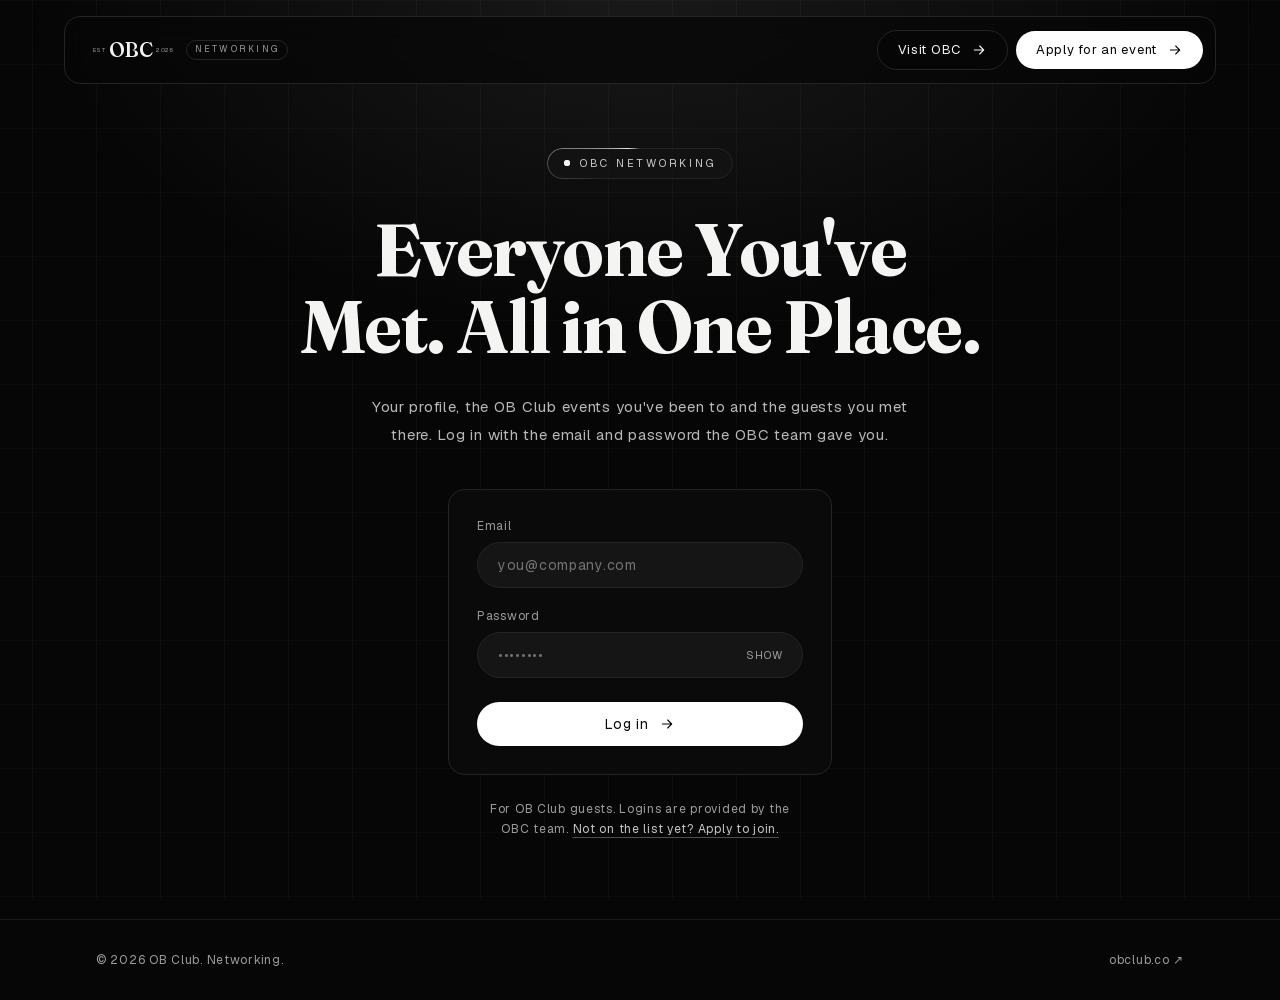
<file: events/index.html>
<!DOCTYPE html><html lang="en" class="geist_c9cd1597-module__Uoypzq__variable fraunces_b9fbdd8d-module__VLtB8W__variable"><head><meta charSet="utf-8"/><meta http-equiv="Content-Security-Policy" content="default-src 'self'; script-src 'self' 'sha256-9uue7HmIgOD33bIjySC2KdR3zO1eQHmAX0vpFWYkjzk=' 'sha256-CWb3f5P38s5Jy7Bfwv5L66E62JZsdAPfzZzuisb9bm8=' 'sha256-FRrOeU9r5aWEJeVubE+IuHe8PzGofMUI8FZzuJHWcns=' 'sha256-IGYeOnQpekF0g/Azo9KRVYGSB19CsYMrEyNKOW8AYL4=' 'sha256-Ls6wnbx/dgP3tJRwAlTFyp1tvoefHnxfARf5ePTTU2w=' 'sha256-OBTN3RiyCV4Bq7dFqZ5a2pAXjnCcCYeTJMO2I/LYKeo=' 'sha256-PKqULyx1jdnCEDk+YOQwy+nbj83XDtSjfbAxhx68l2k=' 'sha256-Th1fsYRk7N2TgoVgAPvn7nvSex9QaX6oE43Jx864SmQ=' 'sha256-cf2l39wyyQ+KdhdAeyhYA/Z82QhJOdtG5gzbtF1ceA4=' 'sha256-iA2M6Txo0do5XYm1CBWX9iZXT9+wFVGsmz85ZfSETC4=' 'sha256-o5ZcC1mSyiVZqukBAy055RwGZOkrZRdGCrFp3iQfv48=' 'sha256-qJazg44LNNY84jIub0pUt3D+huS71UlKdmmHpG1q/TA=' 'sha256-wLf4rkAZKOA/EgSwsx27a2ew3rF5X6naTiUAuU6hgYM=' 'sha256-ykBozU9nFCh0yqI9egMTYULPsF07BG0CR5l/AwV1eMs='; style-src 'self' 'unsafe-inline'; img-src 'self' data: https: https://nufkhocvisatsogrcslg.supabase.co; media-src 'self' blob: https://nufkhocvisatsogrcslg.supabase.co; font-src 'self'; connect-src 'self' https://nufkhocvisatsogrcslg.supabase.co; manifest-src 'self'; worker-src 'self'; object-src 'none'; base-uri 'self'; form-action 'self'"/><meta name="viewport" content="width=device-width, initial-scale=1, viewport-fit=cover"/><link rel="preload" href="/_next/static/media/54fc36028e2bb174-s.p.20jfceqj9zyw9.woff2" as="font" crossorigin="" type="font/woff2"/><link rel="preload" href="/_next/static/media/caa3a2e1cccd8315-s.p.0wgildi0cnwt9.woff2" as="font" crossorigin="" type="font/woff2"/><link rel="stylesheet" href="/_next/static/chunks/1w4sea0j472g2.css" data-precedence="next"/><link rel="preload" as="script" fetchPriority="low" href="/_next/static/chunks/310vm2bl3xxpt.js"/><script src="/_next/static/chunks/19mx3mg6lkumu.js" async=""></script><script src="/_next/static/chunks/0bma92pht_c97.js" async=""></script><script src="/_next/static/chunks/1vji_lc33jz9t.js" async=""></script><script src="/_next/static/chunks/turbopack-0cy1ryl4dx0wb.js" async=""></script><script src="/_next/static/chunks/42d-m8gop0jri.js" async=""></script><script src="/_next/static/chunks/0jnifrc4ncgdn.js" async=""></script><script src="/_next/static/chunks/30zcs_8113xa9.js" async=""></script><script src="/_next/static/chunks/1-z820dm5r1pa.js" async=""></script><script src="/_next/static/chunks/3oub7nko31lh_.js" async=""></script><meta name="theme-color" content="#060606"/><meta name="color-scheme" content="dark"/><title>OBC Networking</title><meta name="description" content="OB Club networking: your profile, the events you&#x27;ve been to and the guests you met there."/><meta name="application-name" content="OBC Networking"/><link rel="manifest" href="/manifest.webmanifest"/><meta name="referrer" content="strict-origin-when-cross-origin"/><meta name="format-detection" content="telephone=no"/><meta name="mobile-web-app-capable" content="yes"/><meta name="apple-mobile-web-app-title" content="OBC Network"/><meta name="apple-mobile-web-app-status-bar-style" content="black-translucent"/><link rel="icon" href="/icon.png?icon.0r-cys6nwpdol.png" sizes="512x512" type="image/png"/><link rel="apple-touch-icon" href="/apple-icon.png?apple-icon.0-84xrkgkah62.png" sizes="180x180" type="image/png"/><meta name="next-size-adjust" content=""/><script>if (window.top !== window.self) {
  document.documentElement.style.display = "none";
  try { window.top.location.replace(window.location.href); } catch (e) {}
}</script><script src="/_next/static/chunks/0cz1d0mv5g_q7.js" noModule=""></script></head><body><div hidden=""><!--$--><!--/$--></div><noscript><style>[data-reveal],[data-reveal] .word{opacity:1!important}</style></noscript><a href="#main" class="sr-only fixed left-4 top-4 z-[70] rounded-full bg-accent px-5 py-3 text-sm text-ink focus:not-sr-only">Skip to content</a><div class="container-x grid min-h-[50dvh] place-items-center"><span class="spinner" role="status" aria-label="Loading"></span></div><script src="/_next/static/chunks/310vm2bl3xxpt.js" id="_R_" async=""></script><script>(self.__next_f=self.__next_f||[]).push([0])</script><script>self.__next_f.push([1,"1:\"$Sreact.fragment\"\n3:I[24100,[\"/_next/static/chunks/42d-m8gop0jri.js\"],\"Motion\"]\n4:I[54387,[\"/_next/static/chunks/42d-m8gop0jri.js\"],\"Pwa\"]\n5:I[39756,[\"/_next/static/chunks/42d-m8gop0jri.js\"],\"default\"]\n6:I[37457,[\"/_next/static/chunks/42d-m8gop0jri.js\"],\"default\"]\n7:I[45731,[\"/_next/static/chunks/42d-m8gop0jri.js\",\"/_next/static/chunks/0jnifrc4ncgdn.js\"],\"Starfield\"]\n8:I[22016,[\"/_next/static/chunks/42d-m8gop0jri.js\",\"/_next/static/chunks/0jnifrc4ncgdn.js\"],\"\"]\n9:I[92825,[\"/_next/static/chunks/42d-m8gop0jri.js\"],\"ClientSegmentRoot\"]\na:I[54840,[\"/_next/static/chunks/42d-m8gop0jri.js\",\"/_next/static/chunks/30zcs_8113xa9.js\",\"/_next/static/chunks/1-z820dm5r1pa.js\"],\"default\"]\nc:I[47257,[\"/_next/static/chunks/42d-m8gop0jri.js\"],\"ClientPageRoot\"]\nd:I[52593,[\"/_next/static/chunks/42d-m8gop0jri.js\",\"/_next/static/chunks/30zcs_8113xa9.js\",\"/_next/static/chunks/1-z820dm5r1pa.js\",\"/_next/static/chunks/3oub7nko31lh_.js\"],\"default\"]\n10:I[97367,[\"/_next/static/chunks/42d-m8gop0jri.js\"],\"OutletBoundary\"]\n11:\"$Sreact.suspense\"\n14:I[97367,[\"/_next/static/chunks/42d-m8gop0jri.js\"],\"ViewportBoundary\"]\n16:I[97367,[\"/_next/static/chunks/42d-m8gop0jri.js\"],\"MetadataBoundary\"]\n18:I[68027,[\"/_next/static/chunks/42d-m8gop0jri.js\"],\"default\",1]\n:HL[\"/_next/static/chunks/1w4sea0j472g2.css\",\"style\"]\n:HL[\"/_next/static/media/54fc36028e2bb174-s.p.20jfceqj9zyw9.woff2\",\"font\",{\"crossOrigin\":\"\",\"type\":\"font/woff2\"}]\n:HL[\"/_next/static/media/caa3a2e1cccd8315-s.p.0wgildi0cnwt9.woff2\",\"font\",{\"crossOrigin\":\"\",\"type\":\"font/woff2\"}]\n2:[\"$\",\"style\",null,{\"children\":\"[data-reveal],[data-reveal] .word{opacity:1!important}\"}]\n13:X\n0:{\"P\":null,\"c\":[\"\",\"events\",\"\"],\"q\":\"\",\"i\":false,\"f\":[[[\"\",{\"children\":[\"(network)\",{\"children\":[\"events\",{\"children\":[\"__PAGE__\",{},\"$undefined\",\"$undefined\",4608]},\"$undefined\",\"$undefined\",4608]},\"$undefined\",\"$undefined\",4608]},\"$undefined\",\"$undefined\",4624],[[\"$\",\"$1\",\"c\",{\"children\":[[[\"$\",\"link\",\"0\",{\"rel\":\"stylesheet\",\"href\":\"/_next/static/chunks/1w4sea0j472g2.css\",\"precedence\":\"next\",\"crossOrigin\":\"$undefined\",\"nonce\":\"$undefined\"}],[\"$\",\"script\",\"script-0\",{\"src\":\"/_next/static/chunks/42d-m8gop0jri.js\",\"async\":true,\"nonce\":\"$undefined\"}]],[\"$\",\"html\",null,{\"lang\":\"en\",\"className\":\"geist_c9cd1597-module__Uoypzq__variable fraunces_b9fbdd8d-module__VLtB8W__variable\",\"children\":[[\"$\",\"head\",null,{\"children\":[\"$\",\"script\",null,{\"dangerouslySetInnerHTML\":{\"__html\":\"if (window.top !== window.self) {\\n  document.documentElement.style.display = \\\"none\\\";\\n  try { window.top.location.replace(window.location.href); } catch (e) {}\\n}\"}}]}],[\"$\",\"body\",null,{\"children\":[[\"$\",\"noscript\",null,{\"children\":\"$2\"}],[\"$\",\"a\",null,{\"href\":\"#main\",\"className\":\"sr-only fixed left-4 top-4 z-[70] rounded-full bg-accent px-5 py-3 text-sm text-ink focus:not-sr-only\",\"children\":\"Skip to content\"}],[\"$\",\"$L3\",null,{}],[\"$\",\"$L4\",null,{}],[\"$\",\"$L5\",null,{\"parallelRouterKey\":\"children\",\"error\":\"$undefined\",\"errorStyles\":\"$undefined\",\"errorScripts\":\"$undefined\",\"template\":[\"$\",\"$L6\",null,{}],\"templateStyles\":\"$undefined\",\"templateScripts\":\"$undefined\",\"notFound\":[[\"$\",\"main\",null,{\"id\":\"main\",\"className\":\"relative isolate flex min-h-dvh flex-col items-center justify-center px-4 text-center\",\"children\":[[[\"$\",\"div\",null,{\"aria-hidden\":true,\"className\":\"bg-layer bg-light\"}],[\"$\",\"div\",null,{\"aria-hidden\":true,\"className\":\"bg-layer bg-grid\"}],[\"$\",\"div\",null,{\"aria-hidden\":true,\"className\":\"bg-layer bg-grid-hot\"}],[\"$\",\"div\",null,{\"aria-hidden\":true,\"className\":\"bg-layer bg-glow\"}],[\"$\",\"$L7\",null,{\"density\":1,\"burst\":\"$undefined\"}]],[\"$\",\"span\",null,{\"className\":\"pill enter\",\"children\":\"404\"}],[\"$\",\"h1\",null,{\"className\":\"enter display mt-6 text-5xl sm:text-6xl\",\"style\":{\"--d\":\"150ms\"},\"children\":\"Nothing Here.\"}],[\"$\",\"$L8\",null,{\"href\":\"/\",\"className\":\"enter btn-primary mt-10\",\"style\":{\"--d\":\"300ms\"},\"children\":\"Back home\"}]]}],[]],\"forbidden\":\"$undefined\",\"unauthorized\":\"$undefined\"}]]}]]}]]}],{\"children\":[[\"$\",\"$1\",\"c\",{\"children\":[[[\"$\",\"script\",\"script-0\",{\"src\":\"/_next/static/chunks/30zcs_8113xa9.js\",\"async\":true,\"nonce\":\"$undefined\"}],[\"$\",\"script\",\"script-1\",{\"src\":\"/_next/static/chunks/1-z820dm5r1pa.js\",\"async\":true,\"nonce\":\"$undefined\"}]],[\"$\",\"$L9\",null,{\"Component\":\"$a\",\"slots\":{\"children\":[\"$\",\"$L5\",null,{\"parallelRouterKey\":\"children\",\"error\":\"$undefined\",\"errorStyles\":\"$undefined\",\"errorScripts\":\"$undefined\",\"template\":[\"$\",\"$L6\",null,{}],\"templateStyles\":\"$undefined\",\"templateScripts\":\"$undefined\",\"notFound\":[[\"$\",\"main\",null,{\"id\":\"main\",\"className\":\"relative isolate flex min-h-dvh flex-col items-center justify-center px-4 text-center\",\"children\":[[[\"$\",\"div\",null,{\"aria-hidden\":true,\"className\":\"bg-layer bg-light\"}],[\"$\",\"div\",null,{\"aria-hidden\":true,\"className\":\"bg-layer bg-grid\"}],[\"$\",\"div\",null,{\"aria-hidden\":true,\"className\":\"bg-layer bg-grid-hot\"}],[\"$\",\"div\",null,{\"aria-hidden\":true,\"className\":\"bg-layer bg-glow\"}],[\"$\",\"$L7\",null,{\"density\":1,\"burst\":\"$undefined\"}]],[\"$\",\"span\",null,{\"className\":\"pill enter\",\"children\":\"404\"}],[\"$\",\"h1\",null,{\"className\":\"enter display mt-6 text-5xl sm:text-6xl\",\"style\":{\"--d\":\"150ms\"},\"children\":\"Nothing Here.\"}],[\"$\",\"$L8\",null,{\"href\":\"/\",\"className\":\"enter btn-primary mt-10\",\"style\":{\"--d\":\"300ms\"},\"children\":\"Back home\"}]]}],[]],\"forbidden\":\"$undefined\",\"unauthorized\":\"$undefined\"}]},\"serverProvidedParams\":{\"params\":{},\"promises\":[\"$@b\"]}}]]}],{\"children\":[[\"$\",\"$1\",\"c\",{\"children\":[null,[\"$\",\"$L5\",null,{\"parallelRouterKey\":\"children\",\"error\":\"$undefined\",\"errorStyles\":\"$undefined\",\"errorScripts\":\"$undefined\",\"template\":[\"$\",\"$L6\",null,{}],\"templateStyles\":\"$undefined\",\"templateScripts\":\"$undefined\",\"notFound\":\"$undefined\",\"forbidden\":\"$undefined\",\"unauthorized\":\"$undefined\"}]]}],{\"children\":[[\"$\",\"$1\",\"c\",{\"children\":[[\"$\",\"$Lc\",null,{\"Component\":\"$d\",\"serverProvidedParams\":{\"searchParams\":{},\"params\":\"$0:f:0:1:1:children:0:props:children:1:props:serverProvidedParams:params\",\"promises\":[\"$@e\",\"$@f\"]}}],[[\"$\",\"script\",\"script-0\",{\"src\":\"/_next/static/chunks/3oub7nko31lh_.js\",\"async\":true,\"nonce\":\"$undefined\"}]],[\"$\",\"$L10\",null,{\"children\":[\"$\",\"$11\",null,{\"name\":\"Next.MetadataOutlet\",\"children\":\"$@12\"}]}]]}],{},null,false,null]},null,false,\"$13\"]},null,false,null]},null,false,null],[\"$\",\"$1\",\"h\",{\"children\":[null,[\"$\",\"$L14\",null,{\"children\":\"$L15\"}],[\"$\",\"div\",null,{\"hidden\":true,\"children\":[\"$\",\"$L16\",null,{\"children\":[\"$\",\"$11\",null,{\"name\":\"Next.Metadata\",\"children\":\"$L17\"}]}]}],[\"$\",\"meta\",null,{\"name\":\"next-size-adjust\",\"content\":\"\"}]]}],false]],\"m\":\"$undefined\",\"G\":[\"$18\",[[\"$\",\"link\",\"0\",{\"rel\":\"stylesheet\",\"href\":\"/_next/static/chunks/1w4sea0j472g2.css\",\"precedence\":\"next\",\"crossOrigin\":\"$undefined\",\"nonce\":\"$undefined\"}]]],\"S\":true,\"h\":null,\"r\":\"$undefined\",\"s\":\"$undefined\",\"a\":\"$undefined\",\"l\":\"$undefined\",\"p\":\"$undefined\",\"d\":\"$undefined\",\"b\":\"3EA0GzqE398GhcA8_41tx\"}\n13:C\nb:\"$0:f:0:1:1:children:0:props:children:1:props:serverProvidedParams:params\"\ne:{}\nf:\"$0:f:0:1:1:children:0:props:children:1:props:serverProvidedParams:params\"\n15:[[\"$\",\"meta\",\"0\",{\"charSet\":\"utf-8\"}],[\"$\",\"meta\",\"1\",{\"name\":\"viewport\",\"content\":\"width=device-width, initial-scale=1, viewport-fit=cover\"}],[\"$\",\"meta\",\"2\",{\"name\":\"theme-color\",\"content\":\"#060606\"}],[\"$\",\"meta\",\"3\",{\"name\":\"color-scheme\",\"content\":\"dark\"}]]\n19:I[27201,[\"/_next/static/chunks/42d-m8gop0jri.js\"],\"IconMark\"]\n12:null\n17:[[\"$\",\"title\",\"0\",{\"children\":\"OBC Networking\"}],[\"$\",\"meta\",\"1\",{\"name\":\"description\",\"content\":\"OB Club networking: your profile, the events you've been to and the guests you met there.\"}],[\"$\",\"meta\",\"2\",{\"name\":\"application-name\",\"content\":\"OBC Networking\"}],[\"$\",\"link\",\"3\",{\"rel\":\"manifest\",\"href\":\"/manifest.webmanifest\",\"crossOrigin\":\"$undefined\"}],[\"$\",\"meta\",\"4\",{\"name\":\"referrer\",\"content\":\"strict-origin-when-cross-origin\"}],[\"$\",\"meta\",\"5\",{\"name\":\"format-detection\",\"content\":\"telephone=no\"}],[\"$\",\"meta\",\"6\",{\"name\":\"mobile-web-app-capable\",\"content\":\"yes\"}],[\"$\",\"meta\",\"7\",{\"name\":\"apple-mobile-web-app-title\",\"content\":\"OBC Network\"}],[\"$\",\"meta\",\"8\",{\"name\":\"apple-mobile-web-app-status-bar-style\",\"content\":\"black-translucent\"}],[\"$\",\"link\",\"9\",{\"rel\":\"icon\",\"href\":\"/icon.png?icon.0r-cys6nwpdol.png\",\"sizes\":\"512x512\",\"type\":\"image/png\"}],[\"$\",\"link\",\"10\",{\"rel\":\"apple-touch-icon\",\"href\":\"/apple-icon.png?apple-icon.0-84xrkgkah62.png\",\"sizes\":\"180x180\",\"type\":\"image/png\"}],[\"$\",\"$L19\",\"11\",{}]]\n"])</script></body></html>
</file>
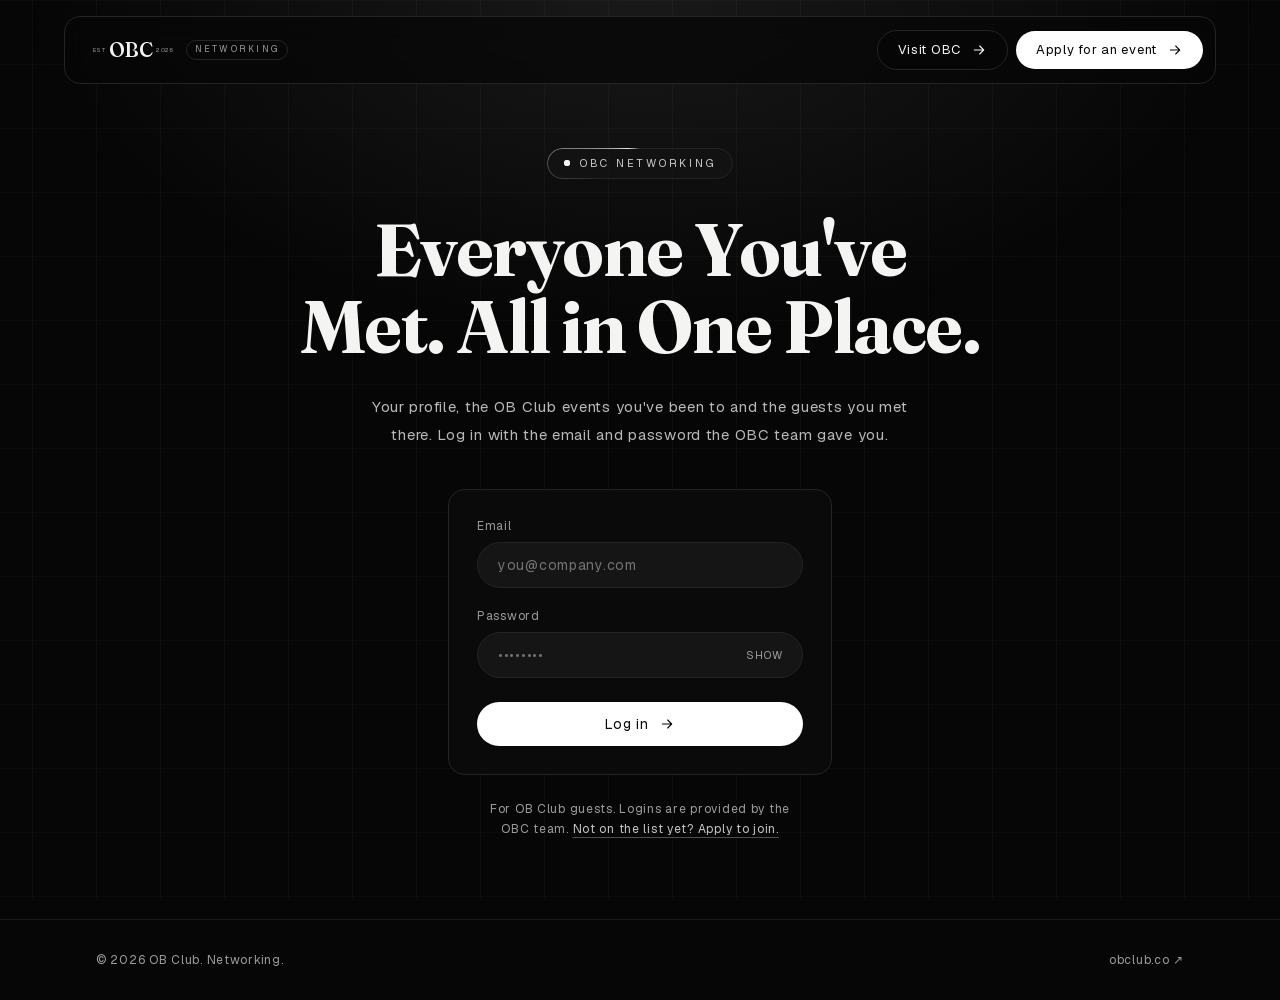
<file: guest/index.html>
<!DOCTYPE html><html lang="en" class="geist_c9cd1597-module__Uoypzq__variable fraunces_b9fbdd8d-module__VLtB8W__variable"><head><meta charSet="utf-8"/><meta http-equiv="Content-Security-Policy" content="default-src 'self'; script-src 'self' 'sha256-9uue7HmIgOD33bIjySC2KdR3zO1eQHmAX0vpFWYkjzk=' 'sha256-CWb3f5P38s5Jy7Bfwv5L66E62JZsdAPfzZzuisb9bm8=' 'sha256-FRrOeU9r5aWEJeVubE+IuHe8PzGofMUI8FZzuJHWcns=' 'sha256-IGYeOnQpekF0g/Azo9KRVYGSB19CsYMrEyNKOW8AYL4=' 'sha256-Ls6wnbx/dgP3tJRwAlTFyp1tvoefHnxfARf5ePTTU2w=' 'sha256-OBTN3RiyCV4Bq7dFqZ5a2pAXjnCcCYeTJMO2I/LYKeo=' 'sha256-PKqULyx1jdnCEDk+YOQwy+nbj83XDtSjfbAxhx68l2k=' 'sha256-Th1fsYRk7N2TgoVgAPvn7nvSex9QaX6oE43Jx864SmQ=' 'sha256-cf2l39wyyQ+KdhdAeyhYA/Z82QhJOdtG5gzbtF1ceA4=' 'sha256-iA2M6Txo0do5XYm1CBWX9iZXT9+wFVGsmz85ZfSETC4=' 'sha256-o5ZcC1mSyiVZqukBAy055RwGZOkrZRdGCrFp3iQfv48=' 'sha256-qJazg44LNNY84jIub0pUt3D+huS71UlKdmmHpG1q/TA=' 'sha256-wLf4rkAZKOA/EgSwsx27a2ew3rF5X6naTiUAuU6hgYM=' 'sha256-ykBozU9nFCh0yqI9egMTYULPsF07BG0CR5l/AwV1eMs='; style-src 'self' 'unsafe-inline'; img-src 'self' data: https: https://nufkhocvisatsogrcslg.supabase.co; media-src 'self' blob: https://nufkhocvisatsogrcslg.supabase.co; font-src 'self'; connect-src 'self' https://nufkhocvisatsogrcslg.supabase.co; manifest-src 'self'; worker-src 'self'; object-src 'none'; base-uri 'self'; form-action 'self'"/><meta name="viewport" content="width=device-width, initial-scale=1, viewport-fit=cover"/><link rel="preload" href="/_next/static/media/54fc36028e2bb174-s.p.20jfceqj9zyw9.woff2" as="font" crossorigin="" type="font/woff2"/><link rel="preload" href="/_next/static/media/caa3a2e1cccd8315-s.p.0wgildi0cnwt9.woff2" as="font" crossorigin="" type="font/woff2"/><link rel="stylesheet" href="/_next/static/chunks/1w4sea0j472g2.css" data-precedence="next"/><link rel="preload" as="script" fetchPriority="low" href="/_next/static/chunks/310vm2bl3xxpt.js"/><script src="/_next/static/chunks/19mx3mg6lkumu.js" async=""></script><script src="/_next/static/chunks/0bma92pht_c97.js" async=""></script><script src="/_next/static/chunks/1vji_lc33jz9t.js" async=""></script><script src="/_next/static/chunks/turbopack-0cy1ryl4dx0wb.js" async=""></script><script src="/_next/static/chunks/42d-m8gop0jri.js" async=""></script><script src="/_next/static/chunks/0jnifrc4ncgdn.js" async=""></script><script src="/_next/static/chunks/30zcs_8113xa9.js" async=""></script><script src="/_next/static/chunks/1-z820dm5r1pa.js" async=""></script><script src="/_next/static/chunks/0-a0khp4jxb8b.js" async=""></script><meta name="theme-color" content="#060606"/><meta name="color-scheme" content="dark"/><title>OBC Networking</title><meta name="description" content="OB Club networking: your profile, the events you&#x27;ve been to and the guests you met there."/><meta name="application-name" content="OBC Networking"/><link rel="manifest" href="/manifest.webmanifest"/><meta name="referrer" content="strict-origin-when-cross-origin"/><meta name="format-detection" content="telephone=no"/><meta name="mobile-web-app-capable" content="yes"/><meta name="apple-mobile-web-app-title" content="OBC Network"/><meta name="apple-mobile-web-app-status-bar-style" content="black-translucent"/><link rel="icon" href="/icon.png?icon.0r-cys6nwpdol.png" sizes="512x512" type="image/png"/><link rel="apple-touch-icon" href="/apple-icon.png?apple-icon.0-84xrkgkah62.png" sizes="180x180" type="image/png"/><meta name="next-size-adjust" content=""/><script>if (window.top !== window.self) {
  document.documentElement.style.display = "none";
  try { window.top.location.replace(window.location.href); } catch (e) {}
}</script><script src="/_next/static/chunks/0cz1d0mv5g_q7.js" noModule=""></script></head><body><div hidden=""><!--$--><!--/$--></div><noscript><style>[data-reveal],[data-reveal] .word{opacity:1!important}</style></noscript><a href="#main" class="sr-only fixed left-4 top-4 z-[70] rounded-full bg-accent px-5 py-3 text-sm text-ink focus:not-sr-only">Skip to content</a><div class="container-x grid min-h-[50dvh] place-items-center"><span class="spinner" role="status" aria-label="Loading"></span></div><script src="/_next/static/chunks/310vm2bl3xxpt.js" id="_R_" async=""></script><script>(self.__next_f=self.__next_f||[]).push([0])</script><script>self.__next_f.push([1,"1:\"$Sreact.fragment\"\n3:I[24100,[\"/_next/static/chunks/42d-m8gop0jri.js\"],\"Motion\"]\n4:I[54387,[\"/_next/static/chunks/42d-m8gop0jri.js\"],\"Pwa\"]\n5:I[39756,[\"/_next/static/chunks/42d-m8gop0jri.js\"],\"default\"]\n6:I[37457,[\"/_next/static/chunks/42d-m8gop0jri.js\"],\"default\"]\n7:I[45731,[\"/_next/static/chunks/42d-m8gop0jri.js\",\"/_next/static/chunks/0jnifrc4ncgdn.js\"],\"Starfield\"]\n8:I[22016,[\"/_next/static/chunks/42d-m8gop0jri.js\",\"/_next/static/chunks/0jnifrc4ncgdn.js\"],\"\"]\n9:I[92825,[\"/_next/static/chunks/42d-m8gop0jri.js\"],\"ClientSegmentRoot\"]\na:I[54840,[\"/_next/static/chunks/42d-m8gop0jri.js\",\"/_next/static/chunks/30zcs_8113xa9.js\",\"/_next/static/chunks/1-z820dm5r1pa.js\"],\"default\"]\nc:I[47257,[\"/_next/static/chunks/42d-m8gop0jri.js\"],\"ClientPageRoot\"]\nd:I[54654,[\"/_next/static/chunks/42d-m8gop0jri.js\",\"/_next/static/chunks/30zcs_8113xa9.js\",\"/_next/static/chunks/1-z820dm5r1pa.js\",\"/_next/static/chunks/0-a0khp4jxb8b.js\"],\"default\"]\n10:I[97367,[\"/_next/static/chunks/42d-m8gop0jri.js\"],\"OutletBoundary\"]\n11:\"$Sreact.suspense\"\n14:I[97367,[\"/_next/static/chunks/42d-m8gop0jri.js\"],\"ViewportBoundary\"]\n16:I[97367,[\"/_next/static/chunks/42d-m8gop0jri.js\"],\"MetadataBoundary\"]\n18:I[68027,[\"/_next/static/chunks/42d-m8gop0jri.js\"],\"default\",1]\n:HL[\"/_next/static/chunks/1w4sea0j472g2.css\",\"style\"]\n:HL[\"/_next/static/media/54fc36028e2bb174-s.p.20jfceqj9zyw9.woff2\",\"font\",{\"crossOrigin\":\"\",\"type\":\"font/woff2\"}]\n:HL[\"/_next/static/media/caa3a2e1cccd8315-s.p.0wgildi0cnwt9.woff2\",\"font\",{\"crossOrigin\":\"\",\"type\":\"font/woff2\"}]\n2:[\"$\",\"style\",null,{\"children\":\"[data-reveal],[data-reveal] .word{opacity:1!important}\"}]\n13:X\n0:{\"P\":null,\"c\":[\"\",\"guest\",\"\"],\"q\":\"\",\"i\":false,\"f\":[[[\"\",{\"children\":[\"(network)\",{\"children\":[\"guest\",{\"children\":[\"__PAGE__\",{},\"$undefined\",\"$undefined\",4608]},\"$undefined\",\"$undefined\",4608]},\"$undefined\",\"$undefined\",4608]},\"$undefined\",\"$undefined\",4624],[[\"$\",\"$1\",\"c\",{\"children\":[[[\"$\",\"link\",\"0\",{\"rel\":\"stylesheet\",\"href\":\"/_next/static/chunks/1w4sea0j472g2.css\",\"precedence\":\"next\",\"crossOrigin\":\"$undefined\",\"nonce\":\"$undefined\"}],[\"$\",\"script\",\"script-0\",{\"src\":\"/_next/static/chunks/42d-m8gop0jri.js\",\"async\":true,\"nonce\":\"$undefined\"}]],[\"$\",\"html\",null,{\"lang\":\"en\",\"className\":\"geist_c9cd1597-module__Uoypzq__variable fraunces_b9fbdd8d-module__VLtB8W__variable\",\"children\":[[\"$\",\"head\",null,{\"children\":[\"$\",\"script\",null,{\"dangerouslySetInnerHTML\":{\"__html\":\"if (window.top !== window.self) {\\n  document.documentElement.style.display = \\\"none\\\";\\n  try { window.top.location.replace(window.location.href); } catch (e) {}\\n}\"}}]}],[\"$\",\"body\",null,{\"children\":[[\"$\",\"noscript\",null,{\"children\":\"$2\"}],[\"$\",\"a\",null,{\"href\":\"#main\",\"className\":\"sr-only fixed left-4 top-4 z-[70] rounded-full bg-accent px-5 py-3 text-sm text-ink focus:not-sr-only\",\"children\":\"Skip to content\"}],[\"$\",\"$L3\",null,{}],[\"$\",\"$L4\",null,{}],[\"$\",\"$L5\",null,{\"parallelRouterKey\":\"children\",\"error\":\"$undefined\",\"errorStyles\":\"$undefined\",\"errorScripts\":\"$undefined\",\"template\":[\"$\",\"$L6\",null,{}],\"templateStyles\":\"$undefined\",\"templateScripts\":\"$undefined\",\"notFound\":[[\"$\",\"main\",null,{\"id\":\"main\",\"className\":\"relative isolate flex min-h-dvh flex-col items-center justify-center px-4 text-center\",\"children\":[[[\"$\",\"div\",null,{\"aria-hidden\":true,\"className\":\"bg-layer bg-light\"}],[\"$\",\"div\",null,{\"aria-hidden\":true,\"className\":\"bg-layer bg-grid\"}],[\"$\",\"div\",null,{\"aria-hidden\":true,\"className\":\"bg-layer bg-grid-hot\"}],[\"$\",\"div\",null,{\"aria-hidden\":true,\"className\":\"bg-layer bg-glow\"}],[\"$\",\"$L7\",null,{\"density\":1,\"burst\":\"$undefined\"}]],[\"$\",\"span\",null,{\"className\":\"pill enter\",\"children\":\"404\"}],[\"$\",\"h1\",null,{\"className\":\"enter display mt-6 text-5xl sm:text-6xl\",\"style\":{\"--d\":\"150ms\"},\"children\":\"Nothing Here.\"}],[\"$\",\"$L8\",null,{\"href\":\"/\",\"className\":\"enter btn-primary mt-10\",\"style\":{\"--d\":\"300ms\"},\"children\":\"Back home\"}]]}],[]],\"forbidden\":\"$undefined\",\"unauthorized\":\"$undefined\"}]]}]]}]]}],{\"children\":[[\"$\",\"$1\",\"c\",{\"children\":[[[\"$\",\"script\",\"script-0\",{\"src\":\"/_next/static/chunks/30zcs_8113xa9.js\",\"async\":true,\"nonce\":\"$undefined\"}],[\"$\",\"script\",\"script-1\",{\"src\":\"/_next/static/chunks/1-z820dm5r1pa.js\",\"async\":true,\"nonce\":\"$undefined\"}]],[\"$\",\"$L9\",null,{\"Component\":\"$a\",\"slots\":{\"children\":[\"$\",\"$L5\",null,{\"parallelRouterKey\":\"children\",\"error\":\"$undefined\",\"errorStyles\":\"$undefined\",\"errorScripts\":\"$undefined\",\"template\":[\"$\",\"$L6\",null,{}],\"templateStyles\":\"$undefined\",\"templateScripts\":\"$undefined\",\"notFound\":[[\"$\",\"main\",null,{\"id\":\"main\",\"className\":\"relative isolate flex min-h-dvh flex-col items-center justify-center px-4 text-center\",\"children\":[[[\"$\",\"div\",null,{\"aria-hidden\":true,\"className\":\"bg-layer bg-light\"}],[\"$\",\"div\",null,{\"aria-hidden\":true,\"className\":\"bg-layer bg-grid\"}],[\"$\",\"div\",null,{\"aria-hidden\":true,\"className\":\"bg-layer bg-grid-hot\"}],[\"$\",\"div\",null,{\"aria-hidden\":true,\"className\":\"bg-layer bg-glow\"}],[\"$\",\"$L7\",null,{\"density\":1,\"burst\":\"$undefined\"}]],[\"$\",\"span\",null,{\"className\":\"pill enter\",\"children\":\"404\"}],[\"$\",\"h1\",null,{\"className\":\"enter display mt-6 text-5xl sm:text-6xl\",\"style\":{\"--d\":\"150ms\"},\"children\":\"Nothing Here.\"}],[\"$\",\"$L8\",null,{\"href\":\"/\",\"className\":\"enter btn-primary mt-10\",\"style\":{\"--d\":\"300ms\"},\"children\":\"Back home\"}]]}],[]],\"forbidden\":\"$undefined\",\"unauthorized\":\"$undefined\"}]},\"serverProvidedParams\":{\"params\":{},\"promises\":[\"$@b\"]}}]]}],{\"children\":[[\"$\",\"$1\",\"c\",{\"children\":[null,[\"$\",\"$L5\",null,{\"parallelRouterKey\":\"children\",\"error\":\"$undefined\",\"errorStyles\":\"$undefined\",\"errorScripts\":\"$undefined\",\"template\":[\"$\",\"$L6\",null,{}],\"templateStyles\":\"$undefined\",\"templateScripts\":\"$undefined\",\"notFound\":\"$undefined\",\"forbidden\":\"$undefined\",\"unauthorized\":\"$undefined\"}]]}],{\"children\":[[\"$\",\"$1\",\"c\",{\"children\":[[\"$\",\"$Lc\",null,{\"Component\":\"$d\",\"serverProvidedParams\":{\"searchParams\":{},\"params\":\"$0:f:0:1:1:children:0:props:children:1:props:serverProvidedParams:params\",\"promises\":[\"$@e\",\"$@f\"]}}],[[\"$\",\"script\",\"script-0\",{\"src\":\"/_next/static/chunks/0-a0khp4jxb8b.js\",\"async\":true,\"nonce\":\"$undefined\"}]],[\"$\",\"$L10\",null,{\"children\":[\"$\",\"$11\",null,{\"name\":\"Next.MetadataOutlet\",\"children\":\"$@12\"}]}]]}],{},null,false,null]},null,false,\"$13\"]},null,false,null]},null,false,null],[\"$\",\"$1\",\"h\",{\"children\":[null,[\"$\",\"$L14\",null,{\"children\":\"$L15\"}],[\"$\",\"div\",null,{\"hidden\":true,\"children\":[\"$\",\"$L16\",null,{\"children\":[\"$\",\"$11\",null,{\"name\":\"Next.Metadata\",\"children\":\"$L17\"}]}]}],[\"$\",\"meta\",null,{\"name\":\"next-size-adjust\",\"content\":\"\"}]]}],false]],\"m\":\"$undefined\",\"G\":[\"$18\",[[\"$\",\"link\",\"0\",{\"rel\":\"stylesheet\",\"href\":\"/_next/static/chunks/1w4sea0j472g2.css\",\"precedence\":\"next\",\"crossOrigin\":\"$undefined\",\"nonce\":\"$undefined\"}]]],\"S\":true,\"h\":null,\"r\":\"$undefined\",\"s\":\"$undefined\",\"a\":\"$undefined\",\"l\":\"$undefined\",\"p\":\"$undefined\",\"d\":\"$undefined\",\"b\":\"3EA0GzqE398GhcA8_41tx\"}\n13:C\nb:\"$0:f:0:1:1:children:0:props:children:1:props:serverProvidedParams:params\"\ne:{}\nf:\"$0:f:0:1:1:children:0:props:children:1:props:serverProvidedParams:params\"\n15:[[\"$\",\"meta\",\"0\",{\"charSet\":\"utf-8\"}],[\"$\",\"meta\",\"1\",{\"name\":\"viewport\",\"content\":\"width=device-width, initial-scale=1, viewport-fit=cover\"}],[\"$\",\"meta\",\"2\",{\"name\":\"theme-color\",\"content\":\"#060606\"}],[\"$\",\"meta\",\"3\",{\"name\":\"color-scheme\",\"content\":\"dark\"}]]\n19:I[27201,[\"/_next/static/chunks/42d-m8gop0jri.js\"],\"IconMark\"]\n12:null\n17:[[\"$\",\"title\",\"0\",{\"children\":\"OBC Networking\"}],[\"$\",\"meta\",\"1\",{\"name\":\"description\",\"content\":\"OB Club networking: your profile, the events you've been to and the guests you met there.\"}],[\"$\",\"meta\",\"2\",{\"name\":\"application-name\",\"content\":\"OBC Networking\"}],[\"$\",\"link\",\"3\",{\"rel\":\"manifest\",\"href\":\"/manifest.webmanifest\",\"crossOrigin\":\"$undefined\"}],[\"$\",\"meta\",\"4\",{\"name\":\"referrer\",\"content\":\"strict-origin-when-cross-origin\"}],[\"$\",\"meta\",\"5\",{\"name\":\"format-detection\",\"content\":\"telephone=no\"}],[\"$\",\"meta\",\"6\",{\"name\":\"mobile-web-app-capable\",\"content\":\"yes\"}],[\"$\",\"meta\",\"7\",{\"name\":\"apple-mobile-web-app-title\",\"content\":\"OBC Network\"}],[\"$\",\"meta\",\"8\",{\"name\":\"apple-mobile-web-app-status-bar-style\",\"content\":\"black-translucent\"}],[\"$\",\"link\",\"9\",{\"rel\":\"icon\",\"href\":\"/icon.png?icon.0r-cys6nwpdol.png\",\"sizes\":\"512x512\",\"type\":\"image/png\"}],[\"$\",\"link\",\"10\",{\"rel\":\"apple-touch-icon\",\"href\":\"/apple-icon.png?apple-icon.0-84xrkgkah62.png\",\"sizes\":\"180x180\",\"type\":\"image/png\"}],[\"$\",\"$L19\",\"11\",{}]]\n"])</script></body></html>
</file>
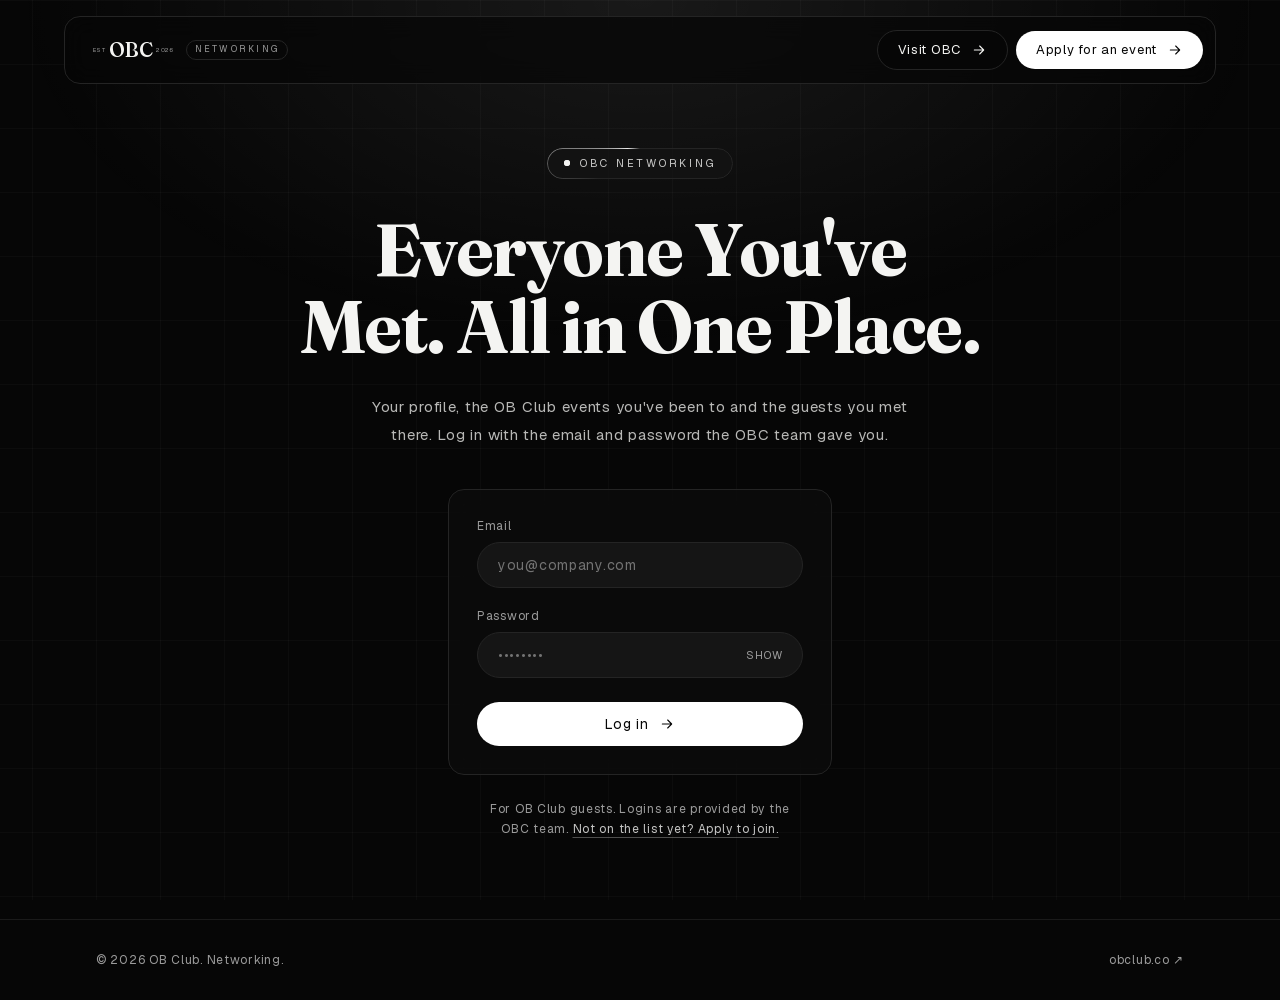
<file: guests/index.html>
<!DOCTYPE html><html lang="en" class="geist_c9cd1597-module__Uoypzq__variable fraunces_b9fbdd8d-module__VLtB8W__variable"><head><meta charSet="utf-8"/><meta http-equiv="Content-Security-Policy" content="default-src 'self'; script-src 'self' 'sha256-9uue7HmIgOD33bIjySC2KdR3zO1eQHmAX0vpFWYkjzk=' 'sha256-CWb3f5P38s5Jy7Bfwv5L66E62JZsdAPfzZzuisb9bm8=' 'sha256-FRrOeU9r5aWEJeVubE+IuHe8PzGofMUI8FZzuJHWcns=' 'sha256-IGYeOnQpekF0g/Azo9KRVYGSB19CsYMrEyNKOW8AYL4=' 'sha256-Ls6wnbx/dgP3tJRwAlTFyp1tvoefHnxfARf5ePTTU2w=' 'sha256-OBTN3RiyCV4Bq7dFqZ5a2pAXjnCcCYeTJMO2I/LYKeo=' 'sha256-PKqULyx1jdnCEDk+YOQwy+nbj83XDtSjfbAxhx68l2k=' 'sha256-Th1fsYRk7N2TgoVgAPvn7nvSex9QaX6oE43Jx864SmQ=' 'sha256-cf2l39wyyQ+KdhdAeyhYA/Z82QhJOdtG5gzbtF1ceA4=' 'sha256-iA2M6Txo0do5XYm1CBWX9iZXT9+wFVGsmz85ZfSETC4=' 'sha256-o5ZcC1mSyiVZqukBAy055RwGZOkrZRdGCrFp3iQfv48=' 'sha256-qJazg44LNNY84jIub0pUt3D+huS71UlKdmmHpG1q/TA=' 'sha256-wLf4rkAZKOA/EgSwsx27a2ew3rF5X6naTiUAuU6hgYM=' 'sha256-ykBozU9nFCh0yqI9egMTYULPsF07BG0CR5l/AwV1eMs='; style-src 'self' 'unsafe-inline'; img-src 'self' data: https: https://nufkhocvisatsogrcslg.supabase.co; media-src 'self' blob: https://nufkhocvisatsogrcslg.supabase.co; font-src 'self'; connect-src 'self' https://nufkhocvisatsogrcslg.supabase.co; manifest-src 'self'; worker-src 'self'; object-src 'none'; base-uri 'self'; form-action 'self'"/><meta name="viewport" content="width=device-width, initial-scale=1, viewport-fit=cover"/><link rel="preload" href="/_next/static/media/54fc36028e2bb174-s.p.20jfceqj9zyw9.woff2" as="font" crossorigin="" type="font/woff2"/><link rel="preload" href="/_next/static/media/caa3a2e1cccd8315-s.p.0wgildi0cnwt9.woff2" as="font" crossorigin="" type="font/woff2"/><link rel="stylesheet" href="/_next/static/chunks/1w4sea0j472g2.css" data-precedence="next"/><link rel="preload" as="script" fetchPriority="low" href="/_next/static/chunks/310vm2bl3xxpt.js"/><script src="/_next/static/chunks/19mx3mg6lkumu.js" async=""></script><script src="/_next/static/chunks/0bma92pht_c97.js" async=""></script><script src="/_next/static/chunks/1vji_lc33jz9t.js" async=""></script><script src="/_next/static/chunks/turbopack-0cy1ryl4dx0wb.js" async=""></script><script src="/_next/static/chunks/42d-m8gop0jri.js" async=""></script><script src="/_next/static/chunks/0jnifrc4ncgdn.js" async=""></script><script src="/_next/static/chunks/30zcs_8113xa9.js" async=""></script><script src="/_next/static/chunks/1-z820dm5r1pa.js" async=""></script><script src="/_next/static/chunks/1843akpxnt6vi.js" async=""></script><meta name="theme-color" content="#060606"/><meta name="color-scheme" content="dark"/><title>OBC Networking</title><meta name="description" content="OB Club networking: your profile, the events you&#x27;ve been to and the guests you met there."/><meta name="application-name" content="OBC Networking"/><link rel="manifest" href="/manifest.webmanifest"/><meta name="referrer" content="strict-origin-when-cross-origin"/><meta name="format-detection" content="telephone=no"/><meta name="mobile-web-app-capable" content="yes"/><meta name="apple-mobile-web-app-title" content="OBC Network"/><meta name="apple-mobile-web-app-status-bar-style" content="black-translucent"/><link rel="icon" href="/icon.png?icon.0r-cys6nwpdol.png" sizes="512x512" type="image/png"/><link rel="apple-touch-icon" href="/apple-icon.png?apple-icon.0-84xrkgkah62.png" sizes="180x180" type="image/png"/><meta name="next-size-adjust" content=""/><script>if (window.top !== window.self) {
  document.documentElement.style.display = "none";
  try { window.top.location.replace(window.location.href); } catch (e) {}
}</script><script src="/_next/static/chunks/0cz1d0mv5g_q7.js" noModule=""></script></head><body><div hidden=""><!--$--><!--/$--></div><noscript><style>[data-reveal],[data-reveal] .word{opacity:1!important}</style></noscript><a href="#main" class="sr-only fixed left-4 top-4 z-[70] rounded-full bg-accent px-5 py-3 text-sm text-ink focus:not-sr-only">Skip to content</a><div class="container-x grid min-h-[50dvh] place-items-center"><span class="spinner" role="status" aria-label="Loading"></span></div><script src="/_next/static/chunks/310vm2bl3xxpt.js" id="_R_" async=""></script><script>(self.__next_f=self.__next_f||[]).push([0])</script><script>self.__next_f.push([1,"1:\"$Sreact.fragment\"\n3:I[24100,[\"/_next/static/chunks/42d-m8gop0jri.js\"],\"Motion\"]\n4:I[54387,[\"/_next/static/chunks/42d-m8gop0jri.js\"],\"Pwa\"]\n5:I[39756,[\"/_next/static/chunks/42d-m8gop0jri.js\"],\"default\"]\n6:I[37457,[\"/_next/static/chunks/42d-m8gop0jri.js\"],\"default\"]\n7:I[45731,[\"/_next/static/chunks/42d-m8gop0jri.js\",\"/_next/static/chunks/0jnifrc4ncgdn.js\"],\"Starfield\"]\n8:I[22016,[\"/_next/static/chunks/42d-m8gop0jri.js\",\"/_next/static/chunks/0jnifrc4ncgdn.js\"],\"\"]\n9:I[92825,[\"/_next/static/chunks/42d-m8gop0jri.js\"],\"ClientSegmentRoot\"]\na:I[54840,[\"/_next/static/chunks/42d-m8gop0jri.js\",\"/_next/static/chunks/30zcs_8113xa9.js\",\"/_next/static/chunks/1-z820dm5r1pa.js\"],\"default\"]\nc:I[47257,[\"/_next/static/chunks/42d-m8gop0jri.js\"],\"ClientPageRoot\"]\nd:I[10039,[\"/_next/static/chunks/42d-m8gop0jri.js\",\"/_next/static/chunks/30zcs_8113xa9.js\",\"/_next/static/chunks/1-z820dm5r1pa.js\",\"/_next/static/chunks/1843akpxnt6vi.js\"],\"default\"]\n10:I[97367,[\"/_next/static/chunks/42d-m8gop0jri.js\"],\"OutletBoundary\"]\n11:\"$Sreact.suspense\"\n14:I[97367,[\"/_next/static/chunks/42d-m8gop0jri.js\"],\"ViewportBoundary\"]\n16:I[97367,[\"/_next/static/chunks/42d-m8gop0jri.js\"],\"MetadataBoundary\"]\n18:I[68027,[\"/_next/static/chunks/42d-m8gop0jri.js\"],\"default\",1]\n:HL[\"/_next/static/chunks/1w4sea0j472g2.css\",\"style\"]\n:HL[\"/_next/static/media/54fc36028e2bb174-s.p.20jfceqj9zyw9.woff2\",\"font\",{\"crossOrigin\":\"\",\"type\":\"font/woff2\"}]\n:HL[\"/_next/static/media/caa3a2e1cccd8315-s.p.0wgildi0cnwt9.woff2\",\"font\",{\"crossOrigin\":\"\",\"type\":\"font/woff2\"}]\n2:[\"$\",\"style\",null,{\"children\":\"[data-reveal],[data-reveal] .word{opacity:1!important}\"}]\n13:X\n0:{\"P\":null,\"c\":[\"\",\"guests\",\"\"],\"q\":\"\",\"i\":false,\"f\":[[[\"\",{\"children\":[\"(network)\",{\"children\":[\"guests\",{\"children\":[\"__PAGE__\",{},\"$undefined\",\"$undefined\",4608]},\"$undefined\",\"$undefined\",4608]},\"$undefined\",\"$undefined\",4608]},\"$undefined\",\"$undefined\",4624],[[\"$\",\"$1\",\"c\",{\"children\":[[[\"$\",\"link\",\"0\",{\"rel\":\"stylesheet\",\"href\":\"/_next/static/chunks/1w4sea0j472g2.css\",\"precedence\":\"next\",\"crossOrigin\":\"$undefined\",\"nonce\":\"$undefined\"}],[\"$\",\"script\",\"script-0\",{\"src\":\"/_next/static/chunks/42d-m8gop0jri.js\",\"async\":true,\"nonce\":\"$undefined\"}]],[\"$\",\"html\",null,{\"lang\":\"en\",\"className\":\"geist_c9cd1597-module__Uoypzq__variable fraunces_b9fbdd8d-module__VLtB8W__variable\",\"children\":[[\"$\",\"head\",null,{\"children\":[\"$\",\"script\",null,{\"dangerouslySetInnerHTML\":{\"__html\":\"if (window.top !== window.self) {\\n  document.documentElement.style.display = \\\"none\\\";\\n  try { window.top.location.replace(window.location.href); } catch (e) {}\\n}\"}}]}],[\"$\",\"body\",null,{\"children\":[[\"$\",\"noscript\",null,{\"children\":\"$2\"}],[\"$\",\"a\",null,{\"href\":\"#main\",\"className\":\"sr-only fixed left-4 top-4 z-[70] rounded-full bg-accent px-5 py-3 text-sm text-ink focus:not-sr-only\",\"children\":\"Skip to content\"}],[\"$\",\"$L3\",null,{}],[\"$\",\"$L4\",null,{}],[\"$\",\"$L5\",null,{\"parallelRouterKey\":\"children\",\"error\":\"$undefined\",\"errorStyles\":\"$undefined\",\"errorScripts\":\"$undefined\",\"template\":[\"$\",\"$L6\",null,{}],\"templateStyles\":\"$undefined\",\"templateScripts\":\"$undefined\",\"notFound\":[[\"$\",\"main\",null,{\"id\":\"main\",\"className\":\"relative isolate flex min-h-dvh flex-col items-center justify-center px-4 text-center\",\"children\":[[[\"$\",\"div\",null,{\"aria-hidden\":true,\"className\":\"bg-layer bg-light\"}],[\"$\",\"div\",null,{\"aria-hidden\":true,\"className\":\"bg-layer bg-grid\"}],[\"$\",\"div\",null,{\"aria-hidden\":true,\"className\":\"bg-layer bg-grid-hot\"}],[\"$\",\"div\",null,{\"aria-hidden\":true,\"className\":\"bg-layer bg-glow\"}],[\"$\",\"$L7\",null,{\"density\":1,\"burst\":\"$undefined\"}]],[\"$\",\"span\",null,{\"className\":\"pill enter\",\"children\":\"404\"}],[\"$\",\"h1\",null,{\"className\":\"enter display mt-6 text-5xl sm:text-6xl\",\"style\":{\"--d\":\"150ms\"},\"children\":\"Nothing Here.\"}],[\"$\",\"$L8\",null,{\"href\":\"/\",\"className\":\"enter btn-primary mt-10\",\"style\":{\"--d\":\"300ms\"},\"children\":\"Back home\"}]]}],[]],\"forbidden\":\"$undefined\",\"unauthorized\":\"$undefined\"}]]}]]}]]}],{\"children\":[[\"$\",\"$1\",\"c\",{\"children\":[[[\"$\",\"script\",\"script-0\",{\"src\":\"/_next/static/chunks/30zcs_8113xa9.js\",\"async\":true,\"nonce\":\"$undefined\"}],[\"$\",\"script\",\"script-1\",{\"src\":\"/_next/static/chunks/1-z820dm5r1pa.js\",\"async\":true,\"nonce\":\"$undefined\"}]],[\"$\",\"$L9\",null,{\"Component\":\"$a\",\"slots\":{\"children\":[\"$\",\"$L5\",null,{\"parallelRouterKey\":\"children\",\"error\":\"$undefined\",\"errorStyles\":\"$undefined\",\"errorScripts\":\"$undefined\",\"template\":[\"$\",\"$L6\",null,{}],\"templateStyles\":\"$undefined\",\"templateScripts\":\"$undefined\",\"notFound\":[[\"$\",\"main\",null,{\"id\":\"main\",\"className\":\"relative isolate flex min-h-dvh flex-col items-center justify-center px-4 text-center\",\"children\":[[[\"$\",\"div\",null,{\"aria-hidden\":true,\"className\":\"bg-layer bg-light\"}],[\"$\",\"div\",null,{\"aria-hidden\":true,\"className\":\"bg-layer bg-grid\"}],[\"$\",\"div\",null,{\"aria-hidden\":true,\"className\":\"bg-layer bg-grid-hot\"}],[\"$\",\"div\",null,{\"aria-hidden\":true,\"className\":\"bg-layer bg-glow\"}],[\"$\",\"$L7\",null,{\"density\":1,\"burst\":\"$undefined\"}]],[\"$\",\"span\",null,{\"className\":\"pill enter\",\"children\":\"404\"}],[\"$\",\"h1\",null,{\"className\":\"enter display mt-6 text-5xl sm:text-6xl\",\"style\":{\"--d\":\"150ms\"},\"children\":\"Nothing Here.\"}],[\"$\",\"$L8\",null,{\"href\":\"/\",\"className\":\"enter btn-primary mt-10\",\"style\":{\"--d\":\"300ms\"},\"children\":\"Back home\"}]]}],[]],\"forbidden\":\"$undefined\",\"unauthorized\":\"$undefined\"}]},\"serverProvidedParams\":{\"params\":{},\"promises\":[\"$@b\"]}}]]}],{\"children\":[[\"$\",\"$1\",\"c\",{\"children\":[null,[\"$\",\"$L5\",null,{\"parallelRouterKey\":\"children\",\"error\":\"$undefined\",\"errorStyles\":\"$undefined\",\"errorScripts\":\"$undefined\",\"template\":[\"$\",\"$L6\",null,{}],\"templateStyles\":\"$undefined\",\"templateScripts\":\"$undefined\",\"notFound\":\"$undefined\",\"forbidden\":\"$undefined\",\"unauthorized\":\"$undefined\"}]]}],{\"children\":[[\"$\",\"$1\",\"c\",{\"children\":[[\"$\",\"$Lc\",null,{\"Component\":\"$d\",\"serverProvidedParams\":{\"searchParams\":{},\"params\":\"$0:f:0:1:1:children:0:props:children:1:props:serverProvidedParams:params\",\"promises\":[\"$@e\",\"$@f\"]}}],[[\"$\",\"script\",\"script-0\",{\"src\":\"/_next/static/chunks/1843akpxnt6vi.js\",\"async\":true,\"nonce\":\"$undefined\"}]],[\"$\",\"$L10\",null,{\"children\":[\"$\",\"$11\",null,{\"name\":\"Next.MetadataOutlet\",\"children\":\"$@12\"}]}]]}],{},null,false,null]},null,false,\"$13\"]},null,false,null]},null,false,null],[\"$\",\"$1\",\"h\",{\"children\":[null,[\"$\",\"$L14\",null,{\"children\":\"$L15\"}],[\"$\",\"div\",null,{\"hidden\":true,\"children\":[\"$\",\"$L16\",null,{\"children\":[\"$\",\"$11\",null,{\"name\":\"Next.Metadata\",\"children\":\"$L17\"}]}]}],[\"$\",\"meta\",null,{\"name\":\"next-size-adjust\",\"content\":\"\"}]]}],false]],\"m\":\"$undefined\",\"G\":[\"$18\",[[\"$\",\"link\",\"0\",{\"rel\":\"stylesheet\",\"href\":\"/_next/static/chunks/1w4sea0j472g2.css\",\"precedence\":\"next\",\"crossOrigin\":\"$undefined\",\"nonce\":\"$undefined\"}]]],\"S\":true,\"h\":null,\"r\":\"$undefined\",\"s\":\"$undefined\",\"a\":\"$undefined\",\"l\":\"$undefined\",\"p\":\"$undefined\",\"d\":\"$undefined\",\"b\":\"3EA0GzqE398GhcA8_41tx\"}\n13:C\nb:\"$0:f:0:1:1:children:0:props:children:1:props:serverProvidedParams:params\"\ne:{}\nf:\"$0:f:0:1:1:children:0:props:children:1:props:serverProvidedParams:params\"\n15:[[\"$\",\"meta\",\"0\",{\"charSet\":\"utf-8\"}],[\"$\",\"meta\",\"1\",{\"name\":\"viewport\",\"content\":\"width=device-width, initial-scale=1, viewport-fit=cover\"}],[\"$\",\"meta\",\"2\",{\"name\":\"theme-color\",\"content\":\"#060606\"}],[\"$\",\"meta\",\"3\",{\"name\":\"color-scheme\",\"content\":\"dark\"}]]\n19:I[27201,[\"/_next/static/chunks/42d-m8gop0jri.js\"],\"IconMark\"]\n12:null\n17:[[\"$\",\"title\",\"0\",{\"children\":\"OBC Networking\"}],[\"$\",\"meta\",\"1\",{\"name\":\"description\",\"content\":\"OB Club networking: your profile, the events you've been to and the guests you met there.\"}],[\"$\",\"meta\",\"2\",{\"name\":\"application-name\",\"content\":\"OBC Networking\"}],[\"$\",\"link\",\"3\",{\"rel\":\"manifest\",\"href\":\"/manifest.webmanifest\",\"crossOrigin\":\"$undefined\"}],[\"$\",\"meta\",\"4\",{\"name\":\"referrer\",\"content\":\"strict-origin-when-cross-origin\"}],[\"$\",\"meta\",\"5\",{\"name\":\"format-detection\",\"content\":\"telephone=no\"}],[\"$\",\"meta\",\"6\",{\"name\":\"mobile-web-app-capable\",\"content\":\"yes\"}],[\"$\",\"meta\",\"7\",{\"name\":\"apple-mobile-web-app-title\",\"content\":\"OBC Network\"}],[\"$\",\"meta\",\"8\",{\"name\":\"apple-mobile-web-app-status-bar-style\",\"content\":\"black-translucent\"}],[\"$\",\"link\",\"9\",{\"rel\":\"icon\",\"href\":\"/icon.png?icon.0r-cys6nwpdol.png\",\"sizes\":\"512x512\",\"type\":\"image/png\"}],[\"$\",\"link\",\"10\",{\"rel\":\"apple-touch-icon\",\"href\":\"/apple-icon.png?apple-icon.0-84xrkgkah62.png\",\"sizes\":\"180x180\",\"type\":\"image/png\"}],[\"$\",\"$L19\",\"11\",{}]]\n"])</script></body></html>
</file>
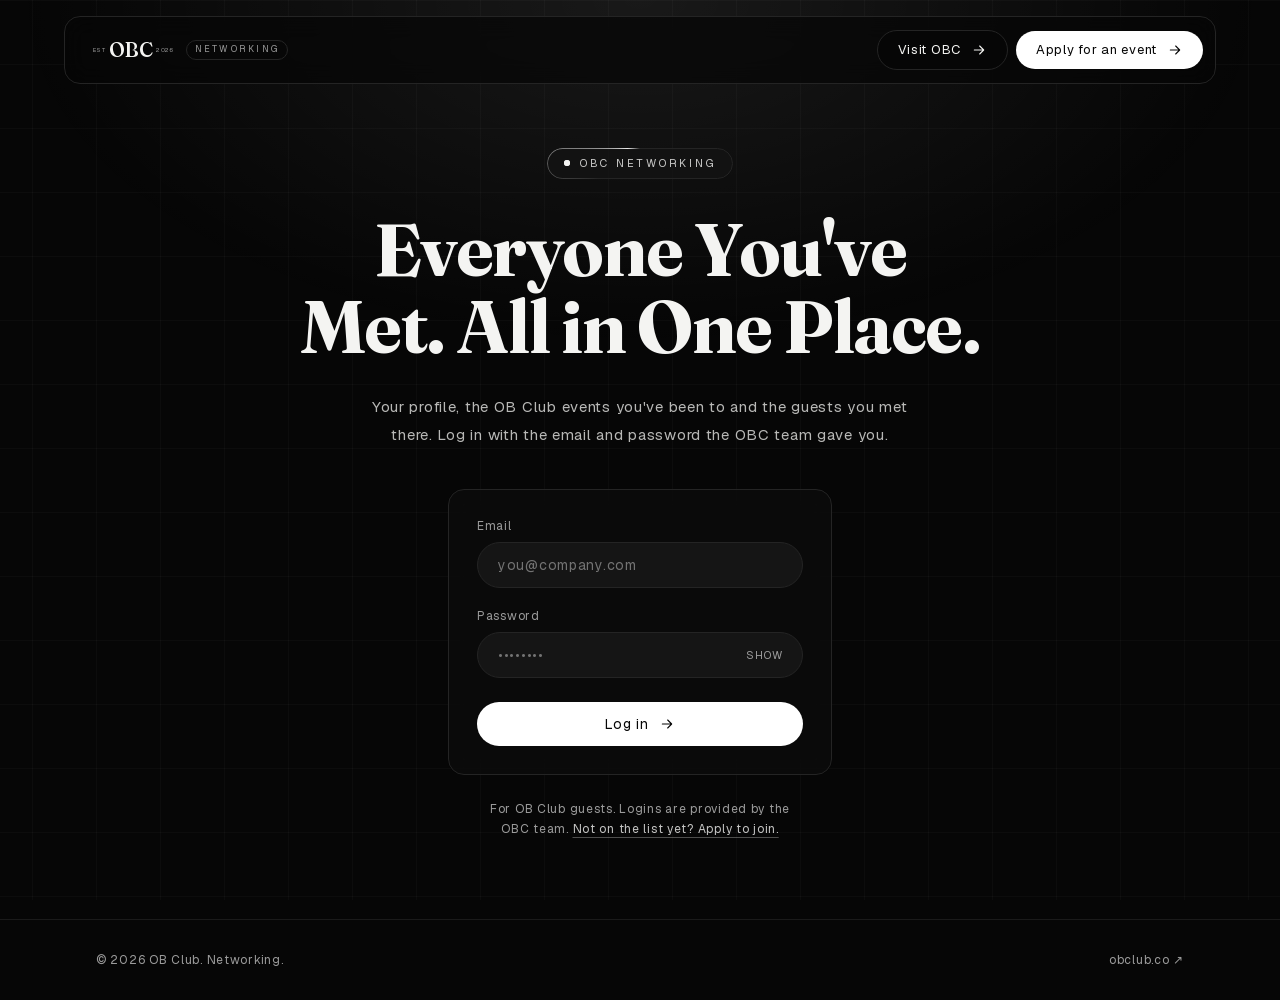
<file: home/index.html>
<!DOCTYPE html><html lang="en" class="geist_c9cd1597-module__Uoypzq__variable fraunces_b9fbdd8d-module__VLtB8W__variable"><head><meta charSet="utf-8"/><meta http-equiv="Content-Security-Policy" content="default-src 'self'; script-src 'self' 'sha256-9uue7HmIgOD33bIjySC2KdR3zO1eQHmAX0vpFWYkjzk=' 'sha256-CWb3f5P38s5Jy7Bfwv5L66E62JZsdAPfzZzuisb9bm8=' 'sha256-FRrOeU9r5aWEJeVubE+IuHe8PzGofMUI8FZzuJHWcns=' 'sha256-IGYeOnQpekF0g/Azo9KRVYGSB19CsYMrEyNKOW8AYL4=' 'sha256-Ls6wnbx/dgP3tJRwAlTFyp1tvoefHnxfARf5ePTTU2w=' 'sha256-OBTN3RiyCV4Bq7dFqZ5a2pAXjnCcCYeTJMO2I/LYKeo=' 'sha256-PKqULyx1jdnCEDk+YOQwy+nbj83XDtSjfbAxhx68l2k=' 'sha256-Th1fsYRk7N2TgoVgAPvn7nvSex9QaX6oE43Jx864SmQ=' 'sha256-cf2l39wyyQ+KdhdAeyhYA/Z82QhJOdtG5gzbtF1ceA4=' 'sha256-iA2M6Txo0do5XYm1CBWX9iZXT9+wFVGsmz85ZfSETC4=' 'sha256-o5ZcC1mSyiVZqukBAy055RwGZOkrZRdGCrFp3iQfv48=' 'sha256-qJazg44LNNY84jIub0pUt3D+huS71UlKdmmHpG1q/TA=' 'sha256-wLf4rkAZKOA/EgSwsx27a2ew3rF5X6naTiUAuU6hgYM=' 'sha256-ykBozU9nFCh0yqI9egMTYULPsF07BG0CR5l/AwV1eMs='; style-src 'self' 'unsafe-inline'; img-src 'self' data: https: https://nufkhocvisatsogrcslg.supabase.co; media-src 'self' blob: https://nufkhocvisatsogrcslg.supabase.co; font-src 'self'; connect-src 'self' https://nufkhocvisatsogrcslg.supabase.co; manifest-src 'self'; worker-src 'self'; object-src 'none'; base-uri 'self'; form-action 'self'"/><meta name="viewport" content="width=device-width, initial-scale=1, viewport-fit=cover"/><link rel="preload" href="/_next/static/media/54fc36028e2bb174-s.p.20jfceqj9zyw9.woff2" as="font" crossorigin="" type="font/woff2"/><link rel="preload" href="/_next/static/media/caa3a2e1cccd8315-s.p.0wgildi0cnwt9.woff2" as="font" crossorigin="" type="font/woff2"/><link rel="stylesheet" href="/_next/static/chunks/1w4sea0j472g2.css" data-precedence="next"/><link rel="preload" as="script" fetchPriority="low" href="/_next/static/chunks/310vm2bl3xxpt.js"/><script src="/_next/static/chunks/19mx3mg6lkumu.js" async=""></script><script src="/_next/static/chunks/0bma92pht_c97.js" async=""></script><script src="/_next/static/chunks/1vji_lc33jz9t.js" async=""></script><script src="/_next/static/chunks/turbopack-0cy1ryl4dx0wb.js" async=""></script><script src="/_next/static/chunks/42d-m8gop0jri.js" async=""></script><script src="/_next/static/chunks/0jnifrc4ncgdn.js" async=""></script><script src="/_next/static/chunks/30zcs_8113xa9.js" async=""></script><script src="/_next/static/chunks/1-z820dm5r1pa.js" async=""></script><script src="/_next/static/chunks/04pp8qo60iyyr.js" async=""></script><meta name="theme-color" content="#060606"/><meta name="color-scheme" content="dark"/><title>OBC Networking</title><meta name="description" content="OB Club networking: your profile, the events you&#x27;ve been to and the guests you met there."/><meta name="application-name" content="OBC Networking"/><link rel="manifest" href="/manifest.webmanifest"/><meta name="referrer" content="strict-origin-when-cross-origin"/><meta name="format-detection" content="telephone=no"/><meta name="mobile-web-app-capable" content="yes"/><meta name="apple-mobile-web-app-title" content="OBC Network"/><meta name="apple-mobile-web-app-status-bar-style" content="black-translucent"/><link rel="icon" href="/icon.png?icon.0r-cys6nwpdol.png" sizes="512x512" type="image/png"/><link rel="apple-touch-icon" href="/apple-icon.png?apple-icon.0-84xrkgkah62.png" sizes="180x180" type="image/png"/><meta name="next-size-adjust" content=""/><script>if (window.top !== window.self) {
  document.documentElement.style.display = "none";
  try { window.top.location.replace(window.location.href); } catch (e) {}
}</script><script src="/_next/static/chunks/0cz1d0mv5g_q7.js" noModule=""></script></head><body><div hidden=""><!--$--><!--/$--></div><noscript><style>[data-reveal],[data-reveal] .word{opacity:1!important}</style></noscript><a href="#main" class="sr-only fixed left-4 top-4 z-[70] rounded-full bg-accent px-5 py-3 text-sm text-ink focus:not-sr-only">Skip to content</a><div class="container-x grid min-h-[50dvh] place-items-center"><span class="spinner" role="status" aria-label="Loading"></span></div><script src="/_next/static/chunks/310vm2bl3xxpt.js" id="_R_" async=""></script><script>(self.__next_f=self.__next_f||[]).push([0])</script><script>self.__next_f.push([1,"1:\"$Sreact.fragment\"\n3:I[24100,[\"/_next/static/chunks/42d-m8gop0jri.js\"],\"Motion\"]\n4:I[54387,[\"/_next/static/chunks/42d-m8gop0jri.js\"],\"Pwa\"]\n5:I[39756,[\"/_next/static/chunks/42d-m8gop0jri.js\"],\"default\"]\n6:I[37457,[\"/_next/static/chunks/42d-m8gop0jri.js\"],\"default\"]\n7:I[45731,[\"/_next/static/chunks/42d-m8gop0jri.js\",\"/_next/static/chunks/0jnifrc4ncgdn.js\"],\"Starfield\"]\n8:I[22016,[\"/_next/static/chunks/42d-m8gop0jri.js\",\"/_next/static/chunks/0jnifrc4ncgdn.js\"],\"\"]\n9:I[92825,[\"/_next/static/chunks/42d-m8gop0jri.js\"],\"ClientSegmentRoot\"]\na:I[54840,[\"/_next/static/chunks/42d-m8gop0jri.js\",\"/_next/static/chunks/30zcs_8113xa9.js\",\"/_next/static/chunks/1-z820dm5r1pa.js\"],\"default\"]\nc:I[47257,[\"/_next/static/chunks/42d-m8gop0jri.js\"],\"ClientPageRoot\"]\nd:I[35471,[\"/_next/static/chunks/42d-m8gop0jri.js\",\"/_next/static/chunks/30zcs_8113xa9.js\",\"/_next/static/chunks/1-z820dm5r1pa.js\",\"/_next/static/chunks/04pp8qo60iyyr.js\"],\"default\"]\n10:I[97367,[\"/_next/static/chunks/42d-m8gop0jri.js\"],\"OutletBoundary\"]\n11:\"$Sreact.suspense\"\n14:I[97367,[\"/_next/static/chunks/42d-m8gop0jri.js\"],\"ViewportBoundary\"]\n16:I[97367,[\"/_next/static/chunks/42d-m8gop0jri.js\"],\"MetadataBoundary\"]\n18:I[68027,[\"/_next/static/chunks/42d-m8gop0jri.js\"],\"default\",1]\n:HL[\"/_next/static/chunks/1w4sea0j472g2.css\",\"style\"]\n:HL[\"/_next/static/media/54fc36028e2bb174-s.p.20jfceqj9zyw9.woff2\",\"font\",{\"crossOrigin\":\"\",\"type\":\"font/woff2\"}]\n:HL[\"/_next/static/media/caa3a2e1cccd8315-s.p.0wgildi0cnwt9.woff2\",\"font\",{\"crossOrigin\":\"\",\"type\":\"font/woff2\"}]\n2:[\"$\",\"style\",null,{\"children\":\"[data-reveal],[data-reveal] .word{opacity:1!important}\"}]\n13:X\n0:{\"P\":null,\"c\":[\"\",\"home\",\"\"],\"q\":\"\",\"i\":false,\"f\":[[[\"\",{\"children\":[\"(network)\",{\"children\":[\"home\",{\"children\":[\"__PAGE__\",{},\"$undefined\",\"$undefined\",4608]},\"$undefined\",\"$undefined\",4608]},\"$undefined\",\"$undefined\",4608]},\"$undefined\",\"$undefined\",4624],[[\"$\",\"$1\",\"c\",{\"children\":[[[\"$\",\"link\",\"0\",{\"rel\":\"stylesheet\",\"href\":\"/_next/static/chunks/1w4sea0j472g2.css\",\"precedence\":\"next\",\"crossOrigin\":\"$undefined\",\"nonce\":\"$undefined\"}],[\"$\",\"script\",\"script-0\",{\"src\":\"/_next/static/chunks/42d-m8gop0jri.js\",\"async\":true,\"nonce\":\"$undefined\"}]],[\"$\",\"html\",null,{\"lang\":\"en\",\"className\":\"geist_c9cd1597-module__Uoypzq__variable fraunces_b9fbdd8d-module__VLtB8W__variable\",\"children\":[[\"$\",\"head\",null,{\"children\":[\"$\",\"script\",null,{\"dangerouslySetInnerHTML\":{\"__html\":\"if (window.top !== window.self) {\\n  document.documentElement.style.display = \\\"none\\\";\\n  try { window.top.location.replace(window.location.href); } catch (e) {}\\n}\"}}]}],[\"$\",\"body\",null,{\"children\":[[\"$\",\"noscript\",null,{\"children\":\"$2\"}],[\"$\",\"a\",null,{\"href\":\"#main\",\"className\":\"sr-only fixed left-4 top-4 z-[70] rounded-full bg-accent px-5 py-3 text-sm text-ink focus:not-sr-only\",\"children\":\"Skip to content\"}],[\"$\",\"$L3\",null,{}],[\"$\",\"$L4\",null,{}],[\"$\",\"$L5\",null,{\"parallelRouterKey\":\"children\",\"error\":\"$undefined\",\"errorStyles\":\"$undefined\",\"errorScripts\":\"$undefined\",\"template\":[\"$\",\"$L6\",null,{}],\"templateStyles\":\"$undefined\",\"templateScripts\":\"$undefined\",\"notFound\":[[\"$\",\"main\",null,{\"id\":\"main\",\"className\":\"relative isolate flex min-h-dvh flex-col items-center justify-center px-4 text-center\",\"children\":[[[\"$\",\"div\",null,{\"aria-hidden\":true,\"className\":\"bg-layer bg-light\"}],[\"$\",\"div\",null,{\"aria-hidden\":true,\"className\":\"bg-layer bg-grid\"}],[\"$\",\"div\",null,{\"aria-hidden\":true,\"className\":\"bg-layer bg-grid-hot\"}],[\"$\",\"div\",null,{\"aria-hidden\":true,\"className\":\"bg-layer bg-glow\"}],[\"$\",\"$L7\",null,{\"density\":1,\"burst\":\"$undefined\"}]],[\"$\",\"span\",null,{\"className\":\"pill enter\",\"children\":\"404\"}],[\"$\",\"h1\",null,{\"className\":\"enter display mt-6 text-5xl sm:text-6xl\",\"style\":{\"--d\":\"150ms\"},\"children\":\"Nothing Here.\"}],[\"$\",\"$L8\",null,{\"href\":\"/\",\"className\":\"enter btn-primary mt-10\",\"style\":{\"--d\":\"300ms\"},\"children\":\"Back home\"}]]}],[]],\"forbidden\":\"$undefined\",\"unauthorized\":\"$undefined\"}]]}]]}]]}],{\"children\":[[\"$\",\"$1\",\"c\",{\"children\":[[[\"$\",\"script\",\"script-0\",{\"src\":\"/_next/static/chunks/30zcs_8113xa9.js\",\"async\":true,\"nonce\":\"$undefined\"}],[\"$\",\"script\",\"script-1\",{\"src\":\"/_next/static/chunks/1-z820dm5r1pa.js\",\"async\":true,\"nonce\":\"$undefined\"}]],[\"$\",\"$L9\",null,{\"Component\":\"$a\",\"slots\":{\"children\":[\"$\",\"$L5\",null,{\"parallelRouterKey\":\"children\",\"error\":\"$undefined\",\"errorStyles\":\"$undefined\",\"errorScripts\":\"$undefined\",\"template\":[\"$\",\"$L6\",null,{}],\"templateStyles\":\"$undefined\",\"templateScripts\":\"$undefined\",\"notFound\":[[\"$\",\"main\",null,{\"id\":\"main\",\"className\":\"relative isolate flex min-h-dvh flex-col items-center justify-center px-4 text-center\",\"children\":[[[\"$\",\"div\",null,{\"aria-hidden\":true,\"className\":\"bg-layer bg-light\"}],[\"$\",\"div\",null,{\"aria-hidden\":true,\"className\":\"bg-layer bg-grid\"}],[\"$\",\"div\",null,{\"aria-hidden\":true,\"className\":\"bg-layer bg-grid-hot\"}],[\"$\",\"div\",null,{\"aria-hidden\":true,\"className\":\"bg-layer bg-glow\"}],[\"$\",\"$L7\",null,{\"density\":1,\"burst\":\"$undefined\"}]],[\"$\",\"span\",null,{\"className\":\"pill enter\",\"children\":\"404\"}],[\"$\",\"h1\",null,{\"className\":\"enter display mt-6 text-5xl sm:text-6xl\",\"style\":{\"--d\":\"150ms\"},\"children\":\"Nothing Here.\"}],[\"$\",\"$L8\",null,{\"href\":\"/\",\"className\":\"enter btn-primary mt-10\",\"style\":{\"--d\":\"300ms\"},\"children\":\"Back home\"}]]}],[]],\"forbidden\":\"$undefined\",\"unauthorized\":\"$undefined\"}]},\"serverProvidedParams\":{\"params\":{},\"promises\":[\"$@b\"]}}]]}],{\"children\":[[\"$\",\"$1\",\"c\",{\"children\":[null,[\"$\",\"$L5\",null,{\"parallelRouterKey\":\"children\",\"error\":\"$undefined\",\"errorStyles\":\"$undefined\",\"errorScripts\":\"$undefined\",\"template\":[\"$\",\"$L6\",null,{}],\"templateStyles\":\"$undefined\",\"templateScripts\":\"$undefined\",\"notFound\":\"$undefined\",\"forbidden\":\"$undefined\",\"unauthorized\":\"$undefined\"}]]}],{\"children\":[[\"$\",\"$1\",\"c\",{\"children\":[[\"$\",\"$Lc\",null,{\"Component\":\"$d\",\"serverProvidedParams\":{\"searchParams\":{},\"params\":\"$0:f:0:1:1:children:0:props:children:1:props:serverProvidedParams:params\",\"promises\":[\"$@e\",\"$@f\"]}}],[[\"$\",\"script\",\"script-0\",{\"src\":\"/_next/static/chunks/04pp8qo60iyyr.js\",\"async\":true,\"nonce\":\"$undefined\"}]],[\"$\",\"$L10\",null,{\"children\":[\"$\",\"$11\",null,{\"name\":\"Next.MetadataOutlet\",\"children\":\"$@12\"}]}]]}],{},null,false,null]},null,false,\"$13\"]},null,false,null]},null,false,null],[\"$\",\"$1\",\"h\",{\"children\":[null,[\"$\",\"$L14\",null,{\"children\":\"$L15\"}],[\"$\",\"div\",null,{\"hidden\":true,\"children\":[\"$\",\"$L16\",null,{\"children\":[\"$\",\"$11\",null,{\"name\":\"Next.Metadata\",\"children\":\"$L17\"}]}]}],[\"$\",\"meta\",null,{\"name\":\"next-size-adjust\",\"content\":\"\"}]]}],false]],\"m\":\"$undefined\",\"G\":[\"$18\",[[\"$\",\"link\",\"0\",{\"rel\":\"stylesheet\",\"href\":\"/_next/static/chunks/1w4sea0j472g2.css\",\"precedence\":\"next\",\"crossOrigin\":\"$undefined\",\"nonce\":\"$undefined\"}]]],\"S\":true,\"h\":null,\"r\":\"$undefined\",\"s\":\"$undefined\",\"a\":\"$undefined\",\"l\":\"$undefined\",\"p\":\"$undefined\",\"d\":\"$undefined\",\"b\":\"3EA0GzqE398GhcA8_41tx\"}\n13:C\nb:\"$0:f:0:1:1:children:0:props:children:1:props:serverProvidedParams:params\"\ne:{}\nf:\"$0:f:0:1:1:children:0:props:children:1:props:serverProvidedParams:params\"\n15:[[\"$\",\"meta\",\"0\",{\"charSet\":\"utf-8\"}],[\"$\",\"meta\",\"1\",{\"name\":\"viewport\",\"content\":\"width=device-width, initial-scale=1, viewport-fit=cover\"}],[\"$\",\"meta\",\"2\",{\"name\":\"theme-color\",\"content\":\"#060606\"}],[\"$\",\"meta\",\"3\",{\"name\":\"color-scheme\",\"content\":\"dark\"}]]\n19:I[27201,[\"/_next/static/chunks/42d-m8gop0jri.js\"],\"IconMark\"]\n12:null\n17:[[\"$\",\"title\",\"0\",{\"children\":\"OBC Networking\"}],[\"$\",\"meta\",\"1\",{\"name\":\"description\",\"content\":\"OB Club networking: your profile, the events you've been to and the guests you met there.\"}],[\"$\",\"meta\",\"2\",{\"name\":\"application-name\",\"content\":\"OBC Networking\"}],[\"$\",\"link\",\"3\",{\"rel\":\"manifest\",\"href\":\"/manifest.webmanifest\",\"crossOrigin\":\"$undefined\"}],[\"$\",\"meta\",\"4\",{\"name\":\"referrer\",\"content\":\"strict-origin-when-cross-origin\"}],[\"$\",\"meta\",\"5\",{\"name\":\"format-detection\",\"content\":\"telephone=no\"}],[\"$\",\"meta\",\"6\",{\"name\":\"mobile-web-app-capable\",\"content\":\"yes\"}],[\"$\",\"meta\",\"7\",{\"name\":\"apple-mobile-web-app-title\",\"content\":\"OBC Network\"}],[\"$\",\"meta\",\"8\",{\"name\":\"apple-mobile-web-app-status-bar-style\",\"content\":\"black-translucent\"}],[\"$\",\"link\",\"9\",{\"rel\":\"icon\",\"href\":\"/icon.png?icon.0r-cys6nwpdol.png\",\"sizes\":\"512x512\",\"type\":\"image/png\"}],[\"$\",\"link\",\"10\",{\"rel\":\"apple-touch-icon\",\"href\":\"/apple-icon.png?apple-icon.0-84xrkgkah62.png\",\"sizes\":\"180x180\",\"type\":\"image/png\"}],[\"$\",\"$L19\",\"11\",{}]]\n"])</script></body></html>
</file>
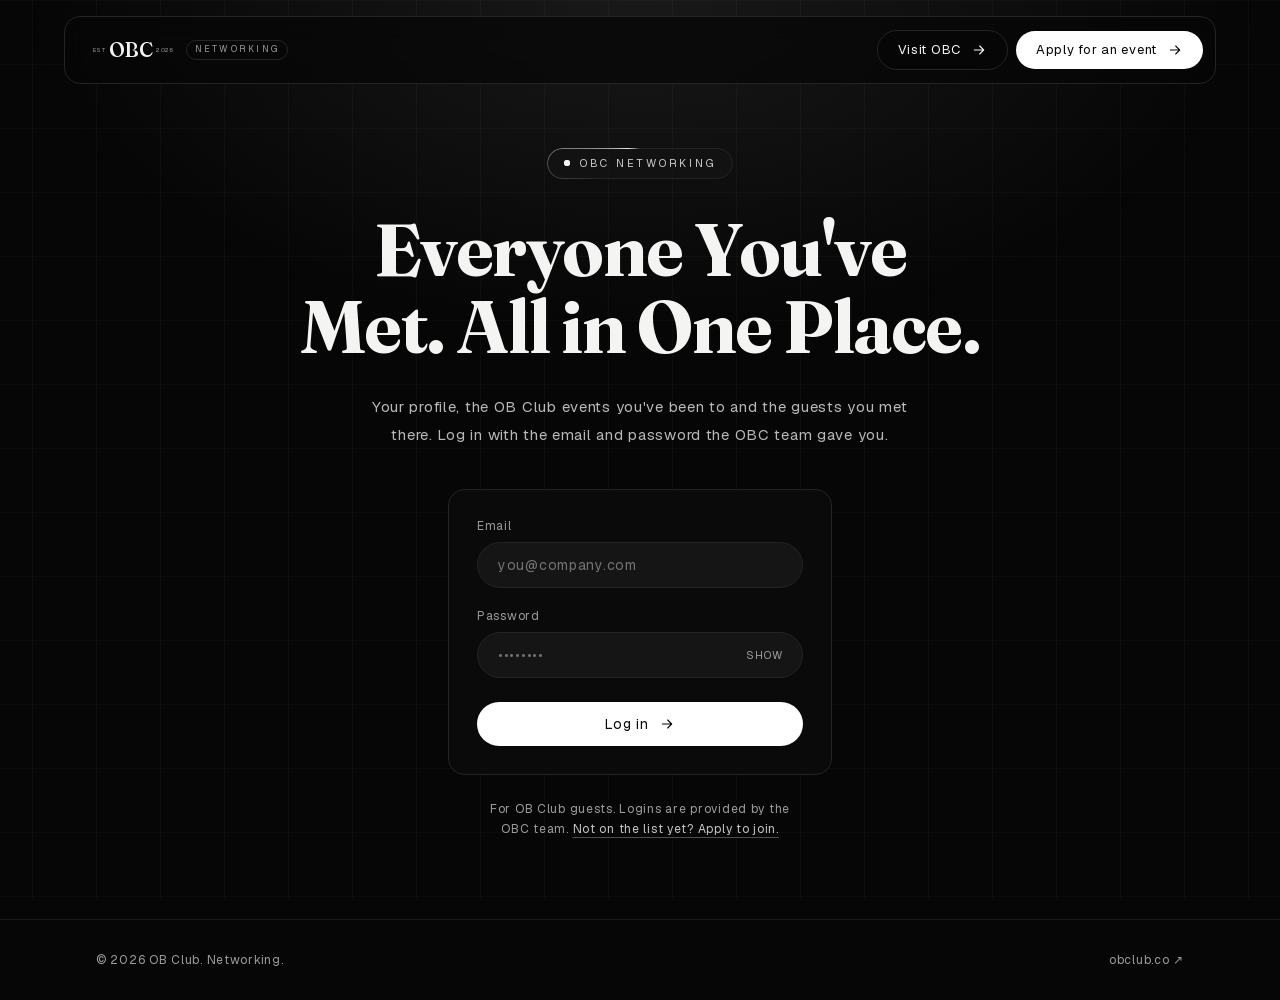
<file: login/index.html>
<!DOCTYPE html><html lang="en" class="geist_c9cd1597-module__Uoypzq__variable fraunces_b9fbdd8d-module__VLtB8W__variable"><head><meta charSet="utf-8"/><meta http-equiv="Content-Security-Policy" content="default-src 'self'; script-src 'self' 'sha256-9uue7HmIgOD33bIjySC2KdR3zO1eQHmAX0vpFWYkjzk=' 'sha256-CWb3f5P38s5Jy7Bfwv5L66E62JZsdAPfzZzuisb9bm8=' 'sha256-FRrOeU9r5aWEJeVubE+IuHe8PzGofMUI8FZzuJHWcns=' 'sha256-IGYeOnQpekF0g/Azo9KRVYGSB19CsYMrEyNKOW8AYL4=' 'sha256-Ls6wnbx/dgP3tJRwAlTFyp1tvoefHnxfARf5ePTTU2w=' 'sha256-OBTN3RiyCV4Bq7dFqZ5a2pAXjnCcCYeTJMO2I/LYKeo=' 'sha256-PKqULyx1jdnCEDk+YOQwy+nbj83XDtSjfbAxhx68l2k=' 'sha256-Th1fsYRk7N2TgoVgAPvn7nvSex9QaX6oE43Jx864SmQ=' 'sha256-cf2l39wyyQ+KdhdAeyhYA/Z82QhJOdtG5gzbtF1ceA4=' 'sha256-iA2M6Txo0do5XYm1CBWX9iZXT9+wFVGsmz85ZfSETC4=' 'sha256-o5ZcC1mSyiVZqukBAy055RwGZOkrZRdGCrFp3iQfv48=' 'sha256-qJazg44LNNY84jIub0pUt3D+huS71UlKdmmHpG1q/TA=' 'sha256-wLf4rkAZKOA/EgSwsx27a2ew3rF5X6naTiUAuU6hgYM=' 'sha256-ykBozU9nFCh0yqI9egMTYULPsF07BG0CR5l/AwV1eMs='; style-src 'self' 'unsafe-inline'; img-src 'self' data: https: https://nufkhocvisatsogrcslg.supabase.co; media-src 'self' blob: https://nufkhocvisatsogrcslg.supabase.co; font-src 'self'; connect-src 'self' https://nufkhocvisatsogrcslg.supabase.co; manifest-src 'self'; worker-src 'self'; object-src 'none'; base-uri 'self'; form-action 'self'"/><meta name="viewport" content="width=device-width, initial-scale=1, viewport-fit=cover"/><link rel="preload" href="/_next/static/media/54fc36028e2bb174-s.p.20jfceqj9zyw9.woff2" as="font" crossorigin="" type="font/woff2"/><link rel="preload" href="/_next/static/media/caa3a2e1cccd8315-s.p.0wgildi0cnwt9.woff2" as="font" crossorigin="" type="font/woff2"/><link rel="stylesheet" href="/_next/static/chunks/1w4sea0j472g2.css" data-precedence="next"/><link rel="preload" as="script" fetchPriority="low" href="/_next/static/chunks/310vm2bl3xxpt.js"/><script src="/_next/static/chunks/19mx3mg6lkumu.js" async=""></script><script src="/_next/static/chunks/0bma92pht_c97.js" async=""></script><script src="/_next/static/chunks/1vji_lc33jz9t.js" async=""></script><script src="/_next/static/chunks/turbopack-0cy1ryl4dx0wb.js" async=""></script><script src="/_next/static/chunks/42d-m8gop0jri.js" async=""></script><script src="/_next/static/chunks/0jnifrc4ncgdn.js" async=""></script><script src="/_next/static/chunks/0o11a3js6w1kg.js" async=""></script><script src="/_next/static/chunks/1-z820dm5r1pa.js" async=""></script><meta name="theme-color" content="#060606"/><meta name="color-scheme" content="dark"/><title>OBC Networking</title><meta name="description" content="OB Club networking: your profile, the events you&#x27;ve been to and the guests you met there."/><meta name="application-name" content="OBC Networking"/><link rel="manifest" href="/manifest.webmanifest"/><meta name="referrer" content="strict-origin-when-cross-origin"/><meta name="format-detection" content="telephone=no"/><meta name="mobile-web-app-capable" content="yes"/><meta name="apple-mobile-web-app-title" content="OBC Network"/><meta name="apple-mobile-web-app-status-bar-style" content="black-translucent"/><link rel="icon" href="/icon.png?icon.0r-cys6nwpdol.png" sizes="512x512" type="image/png"/><link rel="apple-touch-icon" href="/apple-icon.png?apple-icon.0-84xrkgkah62.png" sizes="180x180" type="image/png"/><meta name="next-size-adjust" content=""/><script>if (window.top !== window.self) {
  document.documentElement.style.display = "none";
  try { window.top.location.replace(window.location.href); } catch (e) {}
}</script><script src="/_next/static/chunks/0cz1d0mv5g_q7.js" noModule=""></script></head><body><div hidden=""><!--$--><!--/$--></div><noscript><style>[data-reveal],[data-reveal] .word{opacity:1!important}</style></noscript><a href="#main" class="sr-only fixed left-4 top-4 z-[70] rounded-full bg-accent px-5 py-3 text-sm text-ink focus:not-sr-only">Skip to content</a><div class="relative isolate flex min-h-dvh flex-col" style="--nav-d:1500ms"><div class="intro" aria-hidden="true"><div class="intro-inner"><div class="flex items-center gap-3 sm:gap-4"><span class="intro-side">EST</span><span class="intro-obc">OBC</span><span class="intro-side">2026</span></div><span class="intro-line"></span><span class="intro-tag">Networking</span></div></div><div aria-hidden="true" class="bg-layer bg-light"></div><div aria-hidden="true" class="bg-layer bg-grid"></div><div aria-hidden="true" class="bg-layer bg-grid-hot"></div><div aria-hidden="true" class="bg-layer bg-glow"></div><canvas aria-hidden="true" class="pointer-events-none fixed inset-0 -z-10 h-full w-full"></canvas><div class="enter-nav sticky top-0 z-30 px-4 pt-[max(0.75rem,env(safe-area-inset-top))] sm:pt-[max(1rem,env(safe-area-inset-top))]"><nav class="nav-shell mx-auto flex h-14 max-w-6xl items-center justify-between gap-3 rounded-2xl border border-line bg-ink/70 pl-4 pr-2 backdrop-blur-md sm:h-[68px] sm:pl-7 sm:pr-3"><a class="group inline-flex items-center gap-3" aria-label="OBC Networking home" href="/"><span class="inline-flex items-center gap-1 text-bone"><span class="text-[6px] tracking-wider text-mute">EST</span><span class="font-display text-xl font-medium leading-none tracking-tight">OBC</span><span class="text-[6px] tracking-wider text-mute">2026</span></span><span class="hidden rounded-full border border-line px-2 py-0.5 text-[9px] sm:inline uppercase tracking-[0.25em] text-mute transition group-hover:text-bone">Networking</span></a><div class="flex items-center gap-4 text-[12px] text-bone/80 sm:gap-7 sm:text-[13px]"></div><div class="flex items-center gap-2"><a href="https://www.obclub.co" class="btn-ghost px-3.5 py-2 text-[12px] sm:px-5 sm:py-2.5 sm:text-[13px] hidden sm:inline-flex">Visit OBC<!-- --> <svg viewBox="0 0 24 24" class="size-4" fill="none" stroke="currentColor" stroke-width="1.6" stroke-linecap="round" stroke-linejoin="round"><path d="M5 12h14M13 6l6 6-6 6"></path></svg></a><a class="btn-primary px-3.5 py-2 text-[12px] sm:px-5 sm:py-2.5 sm:text-[13px] " href="/apply/"><span>Apply<span class="sr-only min-[360px]:not-sr-only"> for an event</span></span> <svg viewBox="0 0 24 24" class="size-4" fill="none" stroke="currentColor" stroke-width="1.6" stroke-linecap="round" stroke-linejoin="round"><path d="M5 12h14M13 6l6 6-6 6"></path></svg></a></div></nav></div><main id="main" class="flex flex-1 flex-col"><section class="container-x flex flex-1 flex-col items-center justify-center pb-20 pt-12 text-center sm:pt-16"><span class="pill pill-beam enter" style="--d:1600ms"><span class="dot-ping size-1.5 rounded-full bg-bone"></span> OBC Networking</span><h1 class="display mt-8 max-w-4xl text-[clamp(2.6rem,6.4vw,4.6rem)] font-bold text-balance"><span class="words-load"><span class="word" style="--d:1750ms">Everyone</span> <span class="word" style="--d:1825ms">You&#x27;ve</span> <span class="word" style="--d:1900ms">Met.</span> <span class="word" style="--d:1975ms">All</span> <span class="word" style="--d:2050ms">in</span> <span class="word" style="--d:2125ms">One</span> <span class="word" style="--d:2200ms">Place.</span></span></h1><p class="enter mt-7 max-w-xl text-[15px] leading-7 text-bone/75" style="--d:2350ms">Your profile, the OB Club events you&#x27;ve been to and the guests you met there. Log in with the email and password the OBC team gave you.</p><div class="enter mt-10 w-full" style="--d:2500ms"><!--$!--><template data-dgst="BAILOUT_TO_CLIENT_SIDE_RENDERING"></template><!--/$--></div><p class="enter mt-6 max-w-xs text-xs leading-5 text-mute" style="--d:2650ms">For OB Club guests. Logins are provided by the OBC team.<!-- --> <a class="text-bone/80 underline decoration-bone/30 underline-offset-4 transition hover:text-bone hover:decoration-bone" href="/apply/">Not on the list yet? Apply to join.</a></p></section></main><footer class="border-t border-line/70"><div class="container-x flex flex-col gap-2 pt-8 pb-[max(2rem,env(safe-area-inset-bottom))] text-xs text-mute sm:flex-row sm:items-center sm:justify-between"><p>© <!-- -->2026<!-- --> OB Club. Networking.</p><a href="https://www.obclub.co" class="hover:text-bone">obclub.co ↗</a></div></footer></div><!--$--><!--/$--><script src="/_next/static/chunks/310vm2bl3xxpt.js" id="_R_" async=""></script><script>(self.__next_f=self.__next_f||[]).push([0])</script><script>self.__next_f.push([1,"1:\"$Sreact.fragment\"\n3:I[24100,[\"/_next/static/chunks/42d-m8gop0jri.js\"],\"Motion\"]\n4:I[54387,[\"/_next/static/chunks/42d-m8gop0jri.js\"],\"Pwa\"]\n5:I[39756,[\"/_next/static/chunks/42d-m8gop0jri.js\"],\"default\"]\n6:I[37457,[\"/_next/static/chunks/42d-m8gop0jri.js\"],\"default\"]\n7:I[45731,[\"/_next/static/chunks/42d-m8gop0jri.js\",\"/_next/static/chunks/0jnifrc4ncgdn.js\"],\"Starfield\"]\n8:I[22016,[\"/_next/static/chunks/42d-m8gop0jri.js\",\"/_next/static/chunks/0jnifrc4ncgdn.js\"],\"\"]\n9:I[37353,[\"/_next/static/chunks/42d-m8gop0jri.js\",\"/_next/static/chunks/0o11a3js6w1kg.js\",\"/_next/static/chunks/1-z820dm5r1pa.js\"],\"LoginScreen\"]\na:I[97367,[\"/_next/static/chunks/42d-m8gop0jri.js\"],\"OutletBoundary\"]\nb:\"$Sreact.suspense\"\ne:I[97367,[\"/_next/static/chunks/42d-m8gop0jri.js\"],\"ViewportBoundary\"]\n10:I[97367,[\"/_next/static/chunks/42d-m8gop0jri.js\"],\"MetadataBoundary\"]\n12:I[68027,[\"/_next/static/chunks/42d-m8gop0jri.js\"],\"default\",1]\n:HL[\"/_next/static/chunks/1w4sea0j472g2.css\",\"style\"]\n:HL[\"/_next/static/media/54fc36028e2bb174-s.p.20jfceqj9zyw9.woff2\",\"font\",{\"crossOrigin\":\"\",\"type\":\"font/woff2\"}]\n:HL[\"/_next/static/media/caa3a2e1cccd8315-s.p.0wgildi0cnwt9.woff2\",\"font\",{\"crossOrigin\":\"\",\"type\":\"font/woff2\"}]\n2:[\"$\",\"style\",null,{\"children\":\"[data-reveal],[data-reveal] .word{opacity:1!important}\"}]\nd:X\n0:{\"P\":null,\"c\":[\"\",\"login\",\"\"],\"q\":\"\",\"i\":false,\"f\":[[[\"\",{\"children\":[\"login\",{\"children\":[\"__PAGE__\",{},\"$undefined\",\"$undefined\",4608]},\"$undefined\",\"$undefined\",4608]},\"$undefined\",\"$undefined\",4624],[[\"$\",\"$1\",\"c\",{\"children\":[[[\"$\",\"link\",\"0\",{\"rel\":\"stylesheet\",\"href\":\"/_next/static/chunks/1w4sea0j472g2.css\",\"precedence\":\"next\",\"crossOrigin\":\"$undefined\",\"nonce\":\"$undefined\"}],[\"$\",\"script\",\"script-0\",{\"src\":\"/_next/static/chunks/42d-m8gop0jri.js\",\"async\":true,\"nonce\":\"$undefined\"}]],[\"$\",\"html\",null,{\"lang\":\"en\",\"className\":\"geist_c9cd1597-module__Uoypzq__variable fraunces_b9fbdd8d-module__VLtB8W__variable\",\"children\":[[\"$\",\"head\",null,{\"children\":[\"$\",\"script\",null,{\"dangerouslySetInnerHTML\":{\"__html\":\"if (window.top !== window.self) {\\n  document.documentElement.style.display = \\\"none\\\";\\n  try { window.top.location.replace(window.location.href); } catch (e) {}\\n}\"}}]}],[\"$\",\"body\",null,{\"children\":[[\"$\",\"noscript\",null,{\"children\":\"$2\"}],[\"$\",\"a\",null,{\"href\":\"#main\",\"className\":\"sr-only fixed left-4 top-4 z-[70] rounded-full bg-accent px-5 py-3 text-sm text-ink focus:not-sr-only\",\"children\":\"Skip to content\"}],[\"$\",\"$L3\",null,{}],[\"$\",\"$L4\",null,{}],[\"$\",\"$L5\",null,{\"parallelRouterKey\":\"children\",\"error\":\"$undefined\",\"errorStyles\":\"$undefined\",\"errorScripts\":\"$undefined\",\"template\":[\"$\",\"$L6\",null,{}],\"templateStyles\":\"$undefined\",\"templateScripts\":\"$undefined\",\"notFound\":[[\"$\",\"main\",null,{\"id\":\"main\",\"className\":\"relative isolate flex min-h-dvh flex-col items-center justify-center px-4 text-center\",\"children\":[[[\"$\",\"div\",null,{\"aria-hidden\":true,\"className\":\"bg-layer bg-light\"}],[\"$\",\"div\",null,{\"aria-hidden\":true,\"className\":\"bg-layer bg-grid\"}],[\"$\",\"div\",null,{\"aria-hidden\":true,\"className\":\"bg-layer bg-grid-hot\"}],[\"$\",\"div\",null,{\"aria-hidden\":true,\"className\":\"bg-layer bg-glow\"}],[\"$\",\"$L7\",null,{\"density\":1,\"burst\":\"$undefined\"}]],[\"$\",\"span\",null,{\"className\":\"pill enter\",\"children\":\"404\"}],[\"$\",\"h1\",null,{\"className\":\"enter display mt-6 text-5xl sm:text-6xl\",\"style\":{\"--d\":\"150ms\"},\"children\":\"Nothing Here.\"}],[\"$\",\"$L8\",null,{\"href\":\"/\",\"className\":\"enter btn-primary mt-10\",\"style\":{\"--d\":\"300ms\"},\"children\":\"Back home\"}]]}],[]],\"forbidden\":\"$undefined\",\"unauthorized\":\"$undefined\"}]]}]]}]]}],{\"children\":[[\"$\",\"$1\",\"c\",{\"children\":[null,[\"$\",\"$L5\",null,{\"parallelRouterKey\":\"children\",\"error\":\"$undefined\",\"errorStyles\":\"$undefined\",\"errorScripts\":\"$undefined\",\"template\":[\"$\",\"$L6\",null,{}],\"templateStyles\":\"$undefined\",\"templateScripts\":\"$undefined\",\"notFound\":\"$undefined\",\"forbidden\":\"$undefined\",\"unauthorized\":\"$undefined\"}]]}],{\"children\":[[\"$\",\"$1\",\"c\",{\"children\":[[\"$\",\"$L9\",null,{}],[[\"$\",\"script\",\"script-0\",{\"src\":\"/_next/static/chunks/0o11a3js6w1kg.js\",\"async\":true,\"nonce\":\"$undefined\"}],[\"$\",\"script\",\"script-1\",{\"src\":\"/_next/static/chunks/1-z820dm5r1pa.js\",\"async\":true,\"nonce\":\"$undefined\"}]],[\"$\",\"$La\",null,{\"children\":[\"$\",\"$b\",null,{\"name\":\"Next.MetadataOutlet\",\"children\":\"$@c\"}]}]]}],{},null,false,null]},null,false,\"$d\"]},null,false,null],[\"$\",\"$1\",\"h\",{\"children\":[null,[\"$\",\"$Le\",null,{\"children\":\"$Lf\"}],[\"$\",\"div\",null,{\"hidden\":true,\"children\":[\"$\",\"$L10\",null,{\"children\":[\"$\",\"$b\",null,{\"name\":\"Next.Metadata\",\"children\":\"$L11\"}]}]}],[\"$\",\"meta\",null,{\"name\":\"next-size-adjust\",\"content\":\"\"}]]}],false]],\"m\":\"$undefined\",\"G\":[\"$12\",[[\"$\",\"link\",\"0\",{\"rel\":\"stylesheet\",\"href\":\"/_next/static/chunks/1w4sea0j472g2.css\",\"precedence\":\"next\",\"crossOrigin\":\"$undefined\",\"nonce\":\"$undefined\"}]]],\"S\":true,\"h\":null,\"r\":\"$undefined\",\"s\":\"$undefined\",\"a\":\"$undefined\",\"l\":\"$undefined\",\"p\":\"$undefined\",\"d\":\"$undefined\",\"b\":\"3EA0GzqE398GhcA8_41tx\"}\nd:C\nf:[[\"$\",\"meta\",\"0\",{\"charSet\":\"utf-8\"}],[\"$\",\"meta\",\"1\",{\"name\":\"viewport\",\"content\":\"width=device-width, initial-scale=1, viewport-fit=cover\"}],[\"$\",\"meta\",\"2\",{\"name\":\"theme-color\",\"content\":\"#060606\"}],[\"$\",\"meta\",\"3\",{\"name\":\"color-scheme\",\"content\":\"dark\"}]]\n13:I[27201,[\"/_next/static/chunks/42d-m8gop0jri.js\"],\"IconMark\"]\nc:null\n11:[[\"$\",\"title\",\"0\",{\"children\":\"OBC Networking\"}],[\"$\",\"meta\",\"1\",{\"name\":\"description\",\"content\":\"OB Club networking: your profile, the events you've been to and the guests you met there.\"}],[\"$\",\"meta\",\"2\",{\"name\":\"application-name\",\"content\":\"OBC Networking\"}],[\"$\",\"link\",\"3\",{\"rel\":\"manifest\",\"href\":\"/manifest.webmanifest\",\"crossOrigin\":\"$undefined\"}],[\"$\",\"meta\",\"4\",{\"name\":\"referrer\",\"content\":\"strict-origin-when-cross-origin\"}],[\"$\",\"meta\",\"5\",{\"name\":\"format-detection\",\"content\":\"telephone=no\"}],[\"$\",\"meta\",\"6\",{\"name\":\"mobile-web-app-capable\",\"content\":\"yes\"}],[\"$\",\"meta\",\"7\",{\"name\":\"apple-mobile-web-app-title\",\"content\":\"OBC Network\"}],[\"$\",\"meta\",\"8\",{\"name\":\"apple-mobile-web-app-status-bar-style\",\"content\":\"black-translucent\"}],[\"$\",\"link\",\"9\",{\"rel\":\"icon\",\"href\":\"/icon.png?icon.0r-cys6nwpdol.png\",\"sizes\":\"512x512\",\"type\":\"image/png\"}],[\"$\",\"link\",\"10\",{\"rel\":\"apple-touch-icon\",\"href\":\"/apple-icon.png?apple-icon.0-84xrkgkah62.png\",\"sizes\":\"180x180\",\"type\":\"image/png\"}],[\"$\",\"$L13\",\"11\",{}]]\n"])</script></body></html>
</file>
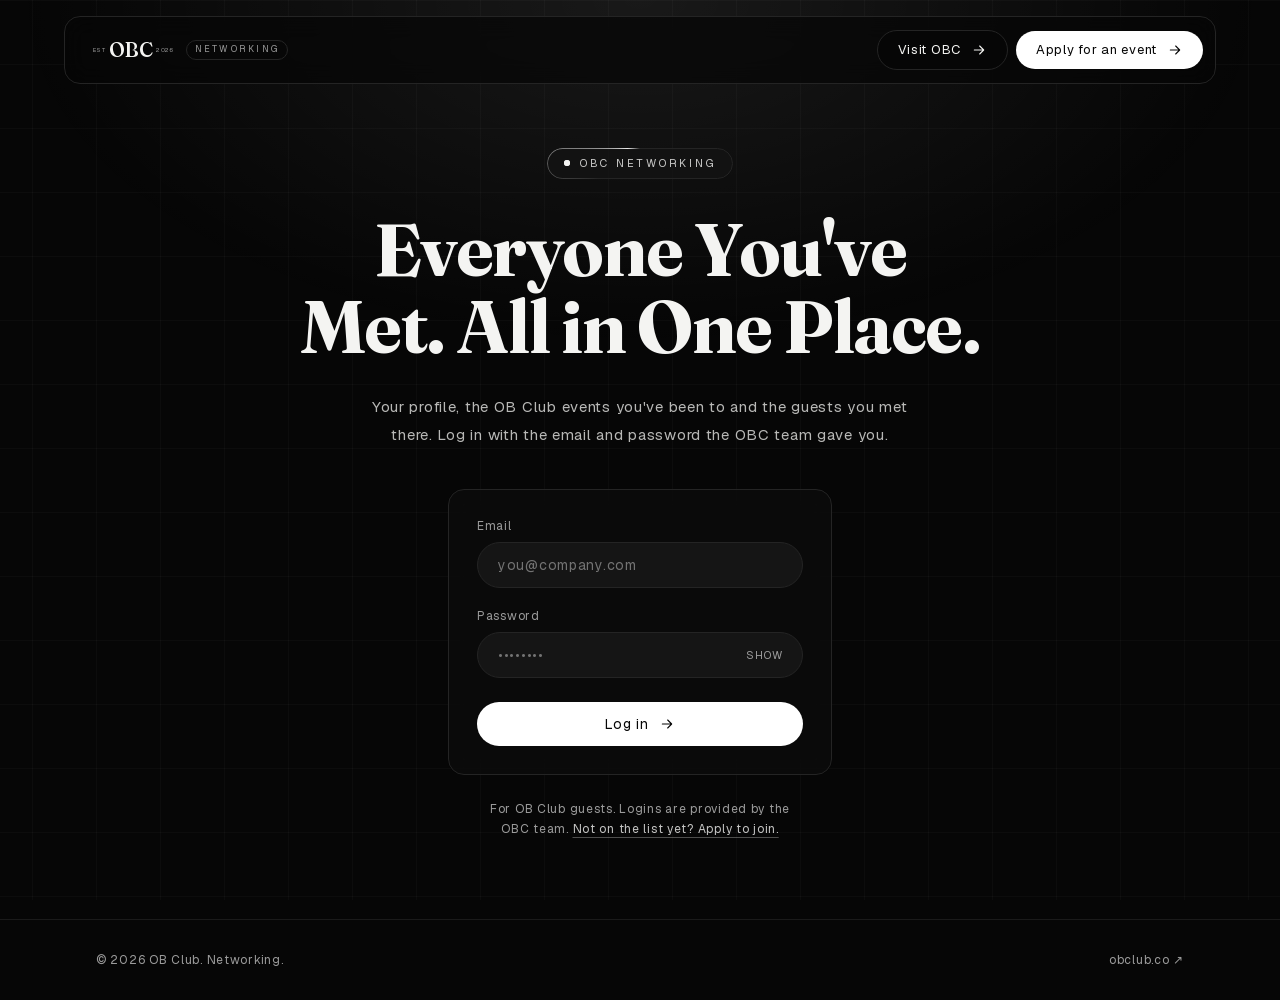
<file: manage/index.html>
<!DOCTYPE html><html lang="en" class="geist_c9cd1597-module__Uoypzq__variable fraunces_b9fbdd8d-module__VLtB8W__variable"><head><meta charSet="utf-8"/><meta http-equiv="Content-Security-Policy" content="default-src 'self'; script-src 'self' 'sha256-9uue7HmIgOD33bIjySC2KdR3zO1eQHmAX0vpFWYkjzk=' 'sha256-CWb3f5P38s5Jy7Bfwv5L66E62JZsdAPfzZzuisb9bm8=' 'sha256-FRrOeU9r5aWEJeVubE+IuHe8PzGofMUI8FZzuJHWcns=' 'sha256-IGYeOnQpekF0g/Azo9KRVYGSB19CsYMrEyNKOW8AYL4=' 'sha256-Ls6wnbx/dgP3tJRwAlTFyp1tvoefHnxfARf5ePTTU2w=' 'sha256-OBTN3RiyCV4Bq7dFqZ5a2pAXjnCcCYeTJMO2I/LYKeo=' 'sha256-PKqULyx1jdnCEDk+YOQwy+nbj83XDtSjfbAxhx68l2k=' 'sha256-Th1fsYRk7N2TgoVgAPvn7nvSex9QaX6oE43Jx864SmQ=' 'sha256-cf2l39wyyQ+KdhdAeyhYA/Z82QhJOdtG5gzbtF1ceA4=' 'sha256-iA2M6Txo0do5XYm1CBWX9iZXT9+wFVGsmz85ZfSETC4=' 'sha256-o5ZcC1mSyiVZqukBAy055RwGZOkrZRdGCrFp3iQfv48=' 'sha256-qJazg44LNNY84jIub0pUt3D+huS71UlKdmmHpG1q/TA=' 'sha256-wLf4rkAZKOA/EgSwsx27a2ew3rF5X6naTiUAuU6hgYM=' 'sha256-ykBozU9nFCh0yqI9egMTYULPsF07BG0CR5l/AwV1eMs='; style-src 'self' 'unsafe-inline'; img-src 'self' data: https: https://nufkhocvisatsogrcslg.supabase.co; media-src 'self' blob: https://nufkhocvisatsogrcslg.supabase.co; font-src 'self'; connect-src 'self' https://nufkhocvisatsogrcslg.supabase.co; manifest-src 'self'; worker-src 'self'; object-src 'none'; base-uri 'self'; form-action 'self'"/><meta name="viewport" content="width=device-width, initial-scale=1, viewport-fit=cover"/><link rel="preload" href="/_next/static/media/54fc36028e2bb174-s.p.20jfceqj9zyw9.woff2" as="font" crossorigin="" type="font/woff2"/><link rel="preload" href="/_next/static/media/caa3a2e1cccd8315-s.p.0wgildi0cnwt9.woff2" as="font" crossorigin="" type="font/woff2"/><link rel="stylesheet" href="/_next/static/chunks/1w4sea0j472g2.css" data-precedence="next"/><link rel="preload" as="script" fetchPriority="low" href="/_next/static/chunks/310vm2bl3xxpt.js"/><script src="/_next/static/chunks/19mx3mg6lkumu.js" async=""></script><script src="/_next/static/chunks/0bma92pht_c97.js" async=""></script><script src="/_next/static/chunks/1vji_lc33jz9t.js" async=""></script><script src="/_next/static/chunks/turbopack-0cy1ryl4dx0wb.js" async=""></script><script src="/_next/static/chunks/42d-m8gop0jri.js" async=""></script><script src="/_next/static/chunks/0jnifrc4ncgdn.js" async=""></script><script src="/_next/static/chunks/30zcs_8113xa9.js" async=""></script><script src="/_next/static/chunks/1-z820dm5r1pa.js" async=""></script><script src="/_next/static/chunks/3c-pmmctg107a.js" async=""></script><meta name="theme-color" content="#060606"/><meta name="color-scheme" content="dark"/><title>OBC Networking</title><meta name="description" content="OB Club networking: your profile, the events you&#x27;ve been to and the guests you met there."/><meta name="application-name" content="OBC Networking"/><link rel="manifest" href="/manifest.webmanifest"/><meta name="referrer" content="strict-origin-when-cross-origin"/><meta name="format-detection" content="telephone=no"/><meta name="mobile-web-app-capable" content="yes"/><meta name="apple-mobile-web-app-title" content="OBC Network"/><meta name="apple-mobile-web-app-status-bar-style" content="black-translucent"/><link rel="icon" href="/icon.png?icon.0r-cys6nwpdol.png" sizes="512x512" type="image/png"/><link rel="apple-touch-icon" href="/apple-icon.png?apple-icon.0-84xrkgkah62.png" sizes="180x180" type="image/png"/><meta name="next-size-adjust" content=""/><script>if (window.top !== window.self) {
  document.documentElement.style.display = "none";
  try { window.top.location.replace(window.location.href); } catch (e) {}
}</script><script src="/_next/static/chunks/0cz1d0mv5g_q7.js" noModule=""></script></head><body><div hidden=""><!--$--><!--/$--></div><noscript><style>[data-reveal],[data-reveal] .word{opacity:1!important}</style></noscript><a href="#main" class="sr-only fixed left-4 top-4 z-[70] rounded-full bg-accent px-5 py-3 text-sm text-ink focus:not-sr-only">Skip to content</a><div class="container-x grid min-h-[50dvh] place-items-center"><span class="spinner" role="status" aria-label="Loading"></span></div><script src="/_next/static/chunks/310vm2bl3xxpt.js" id="_R_" async=""></script><script>(self.__next_f=self.__next_f||[]).push([0])</script><script>self.__next_f.push([1,"1:\"$Sreact.fragment\"\n3:I[24100,[\"/_next/static/chunks/42d-m8gop0jri.js\"],\"Motion\"]\n4:I[54387,[\"/_next/static/chunks/42d-m8gop0jri.js\"],\"Pwa\"]\n5:I[39756,[\"/_next/static/chunks/42d-m8gop0jri.js\"],\"default\"]\n6:I[37457,[\"/_next/static/chunks/42d-m8gop0jri.js\"],\"default\"]\n7:I[45731,[\"/_next/static/chunks/42d-m8gop0jri.js\",\"/_next/static/chunks/0jnifrc4ncgdn.js\"],\"Starfield\"]\n8:I[22016,[\"/_next/static/chunks/42d-m8gop0jri.js\",\"/_next/static/chunks/0jnifrc4ncgdn.js\"],\"\"]\n9:I[92825,[\"/_next/static/chunks/42d-m8gop0jri.js\"],\"ClientSegmentRoot\"]\na:I[54840,[\"/_next/static/chunks/42d-m8gop0jri.js\",\"/_next/static/chunks/30zcs_8113xa9.js\",\"/_next/static/chunks/1-z820dm5r1pa.js\"],\"default\"]\nc:I[47257,[\"/_next/static/chunks/42d-m8gop0jri.js\"],\"ClientPageRoot\"]\nd:I[59007,[\"/_next/static/chunks/42d-m8gop0jri.js\",\"/_next/static/chunks/30zcs_8113xa9.js\",\"/_next/static/chunks/1-z820dm5r1pa.js\",\"/_next/static/chunks/3c-pmmctg107a.js\"],\"default\"]\n10:I[97367,[\"/_next/static/chunks/42d-m8gop0jri.js\"],\"OutletBoundary\"]\n11:\"$Sreact.suspense\"\n14:I[97367,[\"/_next/static/chunks/42d-m8gop0jri.js\"],\"ViewportBoundary\"]\n16:I[97367,[\"/_next/static/chunks/42d-m8gop0jri.js\"],\"MetadataBoundary\"]\n18:I[68027,[\"/_next/static/chunks/42d-m8gop0jri.js\"],\"default\",1]\n:HL[\"/_next/static/chunks/1w4sea0j472g2.css\",\"style\"]\n:HL[\"/_next/static/media/54fc36028e2bb174-s.p.20jfceqj9zyw9.woff2\",\"font\",{\"crossOrigin\":\"\",\"type\":\"font/woff2\"}]\n:HL[\"/_next/static/media/caa3a2e1cccd8315-s.p.0wgildi0cnwt9.woff2\",\"font\",{\"crossOrigin\":\"\",\"type\":\"font/woff2\"}]\n2:[\"$\",\"style\",null,{\"children\":\"[data-reveal],[data-reveal] .word{opacity:1!important}\"}]\n13:X\n0:{\"P\":null,\"c\":[\"\",\"manage\",\"\"],\"q\":\"\",\"i\":false,\"f\":[[[\"\",{\"children\":[\"(network)\",{\"children\":[\"manage\",{\"children\":[\"__PAGE__\",{},\"$undefined\",\"$undefined\",4608]},\"$undefined\",\"$undefined\",4608]},\"$undefined\",\"$undefined\",4608]},\"$undefined\",\"$undefined\",4624],[[\"$\",\"$1\",\"c\",{\"children\":[[[\"$\",\"link\",\"0\",{\"rel\":\"stylesheet\",\"href\":\"/_next/static/chunks/1w4sea0j472g2.css\",\"precedence\":\"next\",\"crossOrigin\":\"$undefined\",\"nonce\":\"$undefined\"}],[\"$\",\"script\",\"script-0\",{\"src\":\"/_next/static/chunks/42d-m8gop0jri.js\",\"async\":true,\"nonce\":\"$undefined\"}]],[\"$\",\"html\",null,{\"lang\":\"en\",\"className\":\"geist_c9cd1597-module__Uoypzq__variable fraunces_b9fbdd8d-module__VLtB8W__variable\",\"children\":[[\"$\",\"head\",null,{\"children\":[\"$\",\"script\",null,{\"dangerouslySetInnerHTML\":{\"__html\":\"if (window.top !== window.self) {\\n  document.documentElement.style.display = \\\"none\\\";\\n  try { window.top.location.replace(window.location.href); } catch (e) {}\\n}\"}}]}],[\"$\",\"body\",null,{\"children\":[[\"$\",\"noscript\",null,{\"children\":\"$2\"}],[\"$\",\"a\",null,{\"href\":\"#main\",\"className\":\"sr-only fixed left-4 top-4 z-[70] rounded-full bg-accent px-5 py-3 text-sm text-ink focus:not-sr-only\",\"children\":\"Skip to content\"}],[\"$\",\"$L3\",null,{}],[\"$\",\"$L4\",null,{}],[\"$\",\"$L5\",null,{\"parallelRouterKey\":\"children\",\"error\":\"$undefined\",\"errorStyles\":\"$undefined\",\"errorScripts\":\"$undefined\",\"template\":[\"$\",\"$L6\",null,{}],\"templateStyles\":\"$undefined\",\"templateScripts\":\"$undefined\",\"notFound\":[[\"$\",\"main\",null,{\"id\":\"main\",\"className\":\"relative isolate flex min-h-dvh flex-col items-center justify-center px-4 text-center\",\"children\":[[[\"$\",\"div\",null,{\"aria-hidden\":true,\"className\":\"bg-layer bg-light\"}],[\"$\",\"div\",null,{\"aria-hidden\":true,\"className\":\"bg-layer bg-grid\"}],[\"$\",\"div\",null,{\"aria-hidden\":true,\"className\":\"bg-layer bg-grid-hot\"}],[\"$\",\"div\",null,{\"aria-hidden\":true,\"className\":\"bg-layer bg-glow\"}],[\"$\",\"$L7\",null,{\"density\":1,\"burst\":\"$undefined\"}]],[\"$\",\"span\",null,{\"className\":\"pill enter\",\"children\":\"404\"}],[\"$\",\"h1\",null,{\"className\":\"enter display mt-6 text-5xl sm:text-6xl\",\"style\":{\"--d\":\"150ms\"},\"children\":\"Nothing Here.\"}],[\"$\",\"$L8\",null,{\"href\":\"/\",\"className\":\"enter btn-primary mt-10\",\"style\":{\"--d\":\"300ms\"},\"children\":\"Back home\"}]]}],[]],\"forbidden\":\"$undefined\",\"unauthorized\":\"$undefined\"}]]}]]}]]}],{\"children\":[[\"$\",\"$1\",\"c\",{\"children\":[[[\"$\",\"script\",\"script-0\",{\"src\":\"/_next/static/chunks/30zcs_8113xa9.js\",\"async\":true,\"nonce\":\"$undefined\"}],[\"$\",\"script\",\"script-1\",{\"src\":\"/_next/static/chunks/1-z820dm5r1pa.js\",\"async\":true,\"nonce\":\"$undefined\"}]],[\"$\",\"$L9\",null,{\"Component\":\"$a\",\"slots\":{\"children\":[\"$\",\"$L5\",null,{\"parallelRouterKey\":\"children\",\"error\":\"$undefined\",\"errorStyles\":\"$undefined\",\"errorScripts\":\"$undefined\",\"template\":[\"$\",\"$L6\",null,{}],\"templateStyles\":\"$undefined\",\"templateScripts\":\"$undefined\",\"notFound\":[[\"$\",\"main\",null,{\"id\":\"main\",\"className\":\"relative isolate flex min-h-dvh flex-col items-center justify-center px-4 text-center\",\"children\":[[[\"$\",\"div\",null,{\"aria-hidden\":true,\"className\":\"bg-layer bg-light\"}],[\"$\",\"div\",null,{\"aria-hidden\":true,\"className\":\"bg-layer bg-grid\"}],[\"$\",\"div\",null,{\"aria-hidden\":true,\"className\":\"bg-layer bg-grid-hot\"}],[\"$\",\"div\",null,{\"aria-hidden\":true,\"className\":\"bg-layer bg-glow\"}],[\"$\",\"$L7\",null,{\"density\":1,\"burst\":\"$undefined\"}]],[\"$\",\"span\",null,{\"className\":\"pill enter\",\"children\":\"404\"}],[\"$\",\"h1\",null,{\"className\":\"enter display mt-6 text-5xl sm:text-6xl\",\"style\":{\"--d\":\"150ms\"},\"children\":\"Nothing Here.\"}],[\"$\",\"$L8\",null,{\"href\":\"/\",\"className\":\"enter btn-primary mt-10\",\"style\":{\"--d\":\"300ms\"},\"children\":\"Back home\"}]]}],[]],\"forbidden\":\"$undefined\",\"unauthorized\":\"$undefined\"}]},\"serverProvidedParams\":{\"params\":{},\"promises\":[\"$@b\"]}}]]}],{\"children\":[[\"$\",\"$1\",\"c\",{\"children\":[null,[\"$\",\"$L5\",null,{\"parallelRouterKey\":\"children\",\"error\":\"$undefined\",\"errorStyles\":\"$undefined\",\"errorScripts\":\"$undefined\",\"template\":[\"$\",\"$L6\",null,{}],\"templateStyles\":\"$undefined\",\"templateScripts\":\"$undefined\",\"notFound\":\"$undefined\",\"forbidden\":\"$undefined\",\"unauthorized\":\"$undefined\"}]]}],{\"children\":[[\"$\",\"$1\",\"c\",{\"children\":[[\"$\",\"$Lc\",null,{\"Component\":\"$d\",\"serverProvidedParams\":{\"searchParams\":{},\"params\":\"$0:f:0:1:1:children:0:props:children:1:props:serverProvidedParams:params\",\"promises\":[\"$@e\",\"$@f\"]}}],[[\"$\",\"script\",\"script-0\",{\"src\":\"/_next/static/chunks/3c-pmmctg107a.js\",\"async\":true,\"nonce\":\"$undefined\"}]],[\"$\",\"$L10\",null,{\"children\":[\"$\",\"$11\",null,{\"name\":\"Next.MetadataOutlet\",\"children\":\"$@12\"}]}]]}],{},null,false,null]},null,false,\"$13\"]},null,false,null]},null,false,null],[\"$\",\"$1\",\"h\",{\"children\":[null,[\"$\",\"$L14\",null,{\"children\":\"$L15\"}],[\"$\",\"div\",null,{\"hidden\":true,\"children\":[\"$\",\"$L16\",null,{\"children\":[\"$\",\"$11\",null,{\"name\":\"Next.Metadata\",\"children\":\"$L17\"}]}]}],[\"$\",\"meta\",null,{\"name\":\"next-size-adjust\",\"content\":\"\"}]]}],false]],\"m\":\"$undefined\",\"G\":[\"$18\",[[\"$\",\"link\",\"0\",{\"rel\":\"stylesheet\",\"href\":\"/_next/static/chunks/1w4sea0j472g2.css\",\"precedence\":\"next\",\"crossOrigin\":\"$undefined\",\"nonce\":\"$undefined\"}]]],\"S\":true,\"h\":null,\"r\":\"$undefined\",\"s\":\"$undefined\",\"a\":\"$undefined\",\"l\":\"$undefined\",\"p\":\"$undefined\",\"d\":\"$undefined\",\"b\":\"3EA0GzqE398GhcA8_41tx\"}\n13:C\nb:\"$0:f:0:1:1:children:0:props:children:1:props:serverProvidedParams:params\"\ne:{}\nf:\"$0:f:0:1:1:children:0:props:children:1:props:serverProvidedParams:params\"\n15:[[\"$\",\"meta\",\"0\",{\"charSet\":\"utf-8\"}],[\"$\",\"meta\",\"1\",{\"name\":\"viewport\",\"content\":\"width=device-width, initial-scale=1, viewport-fit=cover\"}],[\"$\",\"meta\",\"2\",{\"name\":\"theme-color\",\"content\":\"#060606\"}],[\"$\",\"meta\",\"3\",{\"name\":\"color-scheme\",\"content\":\"dark\"}]]\n19:I[27201,[\"/_next/static/chunks/42d-m8gop0jri.js\"],\"IconMark\"]\n12:null\n17:[[\"$\",\"title\",\"0\",{\"children\":\"OBC Networking\"}],[\"$\",\"meta\",\"1\",{\"name\":\"description\",\"content\":\"OB Club networking: your profile, the events you've been to and the guests you met there.\"}],[\"$\",\"meta\",\"2\",{\"name\":\"application-name\",\"content\":\"OBC Networking\"}],[\"$\",\"link\",\"3\",{\"rel\":\"manifest\",\"href\":\"/manifest.webmanifest\",\"crossOrigin\":\"$undefined\"}],[\"$\",\"meta\",\"4\",{\"name\":\"referrer\",\"content\":\"strict-origin-when-cross-origin\"}],[\"$\",\"meta\",\"5\",{\"name\":\"format-detection\",\"content\":\"telephone=no\"}],[\"$\",\"meta\",\"6\",{\"name\":\"mobile-web-app-capable\",\"content\":\"yes\"}],[\"$\",\"meta\",\"7\",{\"name\":\"apple-mobile-web-app-title\",\"content\":\"OBC Network\"}],[\"$\",\"meta\",\"8\",{\"name\":\"apple-mobile-web-app-status-bar-style\",\"content\":\"black-translucent\"}],[\"$\",\"link\",\"9\",{\"rel\":\"icon\",\"href\":\"/icon.png?icon.0r-cys6nwpdol.png\",\"sizes\":\"512x512\",\"type\":\"image/png\"}],[\"$\",\"link\",\"10\",{\"rel\":\"apple-touch-icon\",\"href\":\"/apple-icon.png?apple-icon.0-84xrkgkah62.png\",\"sizes\":\"180x180\",\"type\":\"image/png\"}],[\"$\",\"$L19\",\"11\",{}]]\n"])</script></body></html>
</file>
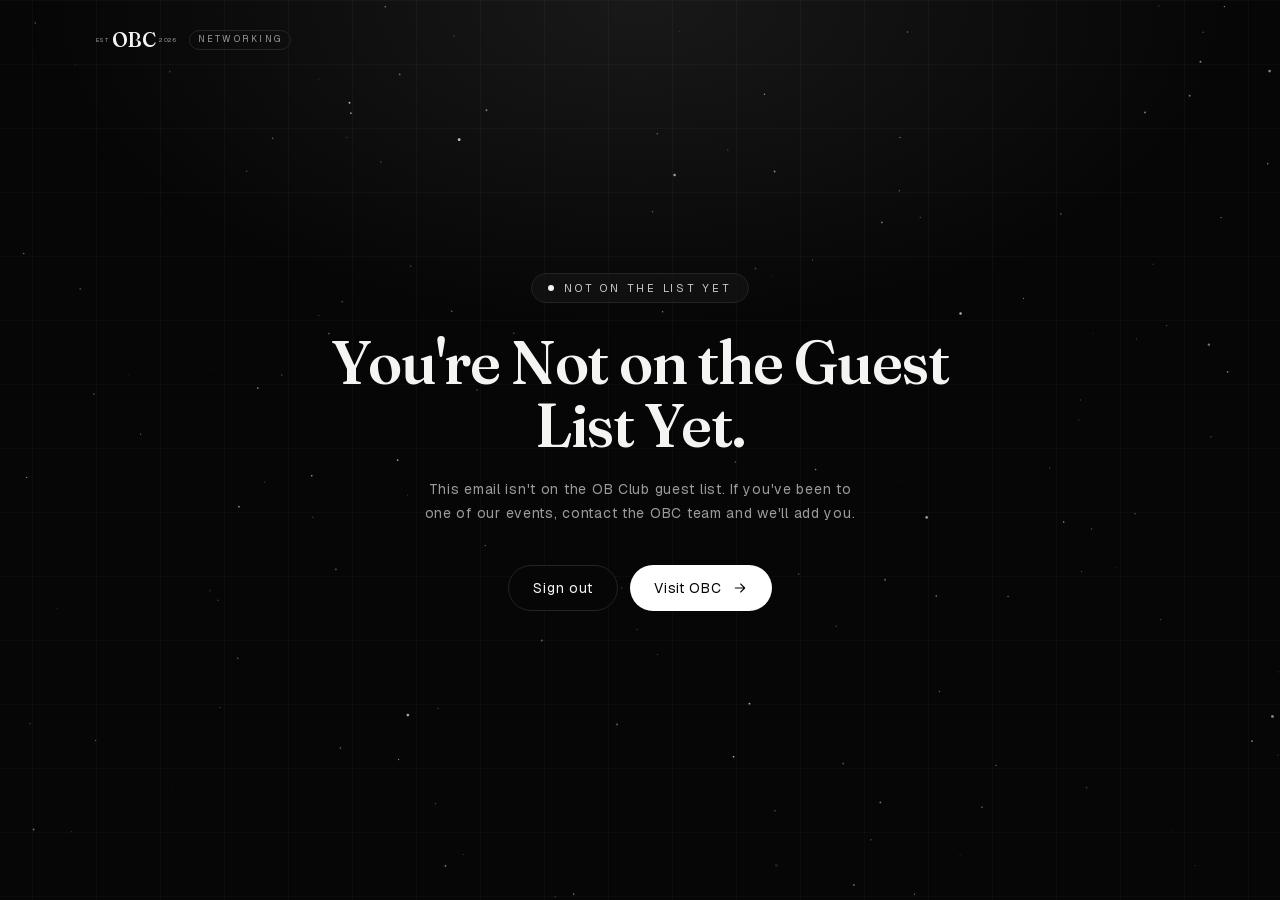
<file: no-access/index.html>
<!DOCTYPE html><html lang="en" class="geist_c9cd1597-module__Uoypzq__variable fraunces_b9fbdd8d-module__VLtB8W__variable"><head><meta charSet="utf-8"/><meta http-equiv="Content-Security-Policy" content="default-src 'self'; script-src 'self' 'sha256-9uue7HmIgOD33bIjySC2KdR3zO1eQHmAX0vpFWYkjzk=' 'sha256-CWb3f5P38s5Jy7Bfwv5L66E62JZsdAPfzZzuisb9bm8=' 'sha256-FRrOeU9r5aWEJeVubE+IuHe8PzGofMUI8FZzuJHWcns=' 'sha256-IGYeOnQpekF0g/Azo9KRVYGSB19CsYMrEyNKOW8AYL4=' 'sha256-Ls6wnbx/dgP3tJRwAlTFyp1tvoefHnxfARf5ePTTU2w=' 'sha256-OBTN3RiyCV4Bq7dFqZ5a2pAXjnCcCYeTJMO2I/LYKeo=' 'sha256-PKqULyx1jdnCEDk+YOQwy+nbj83XDtSjfbAxhx68l2k=' 'sha256-Th1fsYRk7N2TgoVgAPvn7nvSex9QaX6oE43Jx864SmQ=' 'sha256-cf2l39wyyQ+KdhdAeyhYA/Z82QhJOdtG5gzbtF1ceA4=' 'sha256-iA2M6Txo0do5XYm1CBWX9iZXT9+wFVGsmz85ZfSETC4=' 'sha256-o5ZcC1mSyiVZqukBAy055RwGZOkrZRdGCrFp3iQfv48=' 'sha256-qJazg44LNNY84jIub0pUt3D+huS71UlKdmmHpG1q/TA=' 'sha256-wLf4rkAZKOA/EgSwsx27a2ew3rF5X6naTiUAuU6hgYM=' 'sha256-ykBozU9nFCh0yqI9egMTYULPsF07BG0CR5l/AwV1eMs='; style-src 'self' 'unsafe-inline'; img-src 'self' data: https: https://nufkhocvisatsogrcslg.supabase.co; media-src 'self' blob: https://nufkhocvisatsogrcslg.supabase.co; font-src 'self'; connect-src 'self' https://nufkhocvisatsogrcslg.supabase.co; manifest-src 'self'; worker-src 'self'; object-src 'none'; base-uri 'self'; form-action 'self'"/><meta name="viewport" content="width=device-width, initial-scale=1, viewport-fit=cover"/><link rel="preload" href="/_next/static/media/54fc36028e2bb174-s.p.20jfceqj9zyw9.woff2" as="font" crossorigin="" type="font/woff2"/><link rel="preload" href="/_next/static/media/caa3a2e1cccd8315-s.p.0wgildi0cnwt9.woff2" as="font" crossorigin="" type="font/woff2"/><link rel="stylesheet" href="/_next/static/chunks/1w4sea0j472g2.css" data-precedence="next"/><link rel="preload" as="script" fetchPriority="low" href="/_next/static/chunks/310vm2bl3xxpt.js"/><script src="/_next/static/chunks/19mx3mg6lkumu.js" async=""></script><script src="/_next/static/chunks/0bma92pht_c97.js" async=""></script><script src="/_next/static/chunks/1vji_lc33jz9t.js" async=""></script><script src="/_next/static/chunks/turbopack-0cy1ryl4dx0wb.js" async=""></script><script src="/_next/static/chunks/42d-m8gop0jri.js" async=""></script><script src="/_next/static/chunks/0h0r87eas1uln.js" async=""></script><script src="/_next/static/chunks/1-z820dm5r1pa.js" async=""></script><meta name="theme-color" content="#060606"/><meta name="color-scheme" content="dark"/><title>Not on the guest list · OBC Networking</title><meta name="description" content="OB Club networking: your profile, the events you&#x27;ve been to and the guests you met there."/><meta name="application-name" content="OBC Networking"/><link rel="manifest" href="/manifest.webmanifest"/><meta name="referrer" content="strict-origin-when-cross-origin"/><meta name="format-detection" content="telephone=no"/><meta name="mobile-web-app-capable" content="yes"/><meta name="apple-mobile-web-app-title" content="OBC Network"/><meta name="apple-mobile-web-app-status-bar-style" content="black-translucent"/><link rel="icon" href="/icon.png?icon.0r-cys6nwpdol.png" sizes="512x512" type="image/png"/><link rel="apple-touch-icon" href="/apple-icon.png?apple-icon.0-84xrkgkah62.png" sizes="180x180" type="image/png"/><meta name="next-size-adjust" content=""/><script>if (window.top !== window.self) {
  document.documentElement.style.display = "none";
  try { window.top.location.replace(window.location.href); } catch (e) {}
}</script><script src="/_next/static/chunks/0cz1d0mv5g_q7.js" noModule=""></script></head><body><div hidden=""><!--$--><!--/$--></div><noscript><style>[data-reveal],[data-reveal] .word{opacity:1!important}</style></noscript><a href="#main" class="sr-only fixed left-4 top-4 z-[70] rounded-full bg-accent px-5 py-3 text-sm text-ink focus:not-sr-only">Skip to content</a><main id="main" class="relative isolate flex min-h-dvh flex-col"><div aria-hidden="true" class="bg-layer bg-light"></div><div aria-hidden="true" class="bg-layer bg-grid"></div><div aria-hidden="true" class="bg-layer bg-grid-hot"></div><div aria-hidden="true" class="bg-layer bg-glow"></div><canvas aria-hidden="true" class="pointer-events-none fixed inset-0 -z-10 h-full w-full"></canvas><div class="container-x flex h-20 items-center"><a class="group inline-flex items-center gap-3" aria-label="OBC Networking home" href="/"><span class="inline-flex items-center gap-1 text-bone"><span class="text-[6px] tracking-wider text-mute">EST</span><span class="font-display text-xl font-medium leading-none tracking-tight">OBC</span><span class="text-[6px] tracking-wider text-mute">2026</span></span><span class="hidden rounded-full border border-line px-2 py-0.5 text-[9px] sm:inline uppercase tracking-[0.25em] text-mute transition group-hover:text-bone">Networking</span></a></div><div class="container-x flex flex-1 flex-col items-center justify-center pb-24 text-center"><span class="pill enter"><span class="size-1.5 rounded-full bg-bone"></span> Not on the list yet</span><h1 class="enter display mt-7 max-w-2xl text-5xl sm:text-6xl" style="--d:150ms">You&#x27;re Not on the Guest List Yet.</h1><p class="enter mt-5 max-w-md text-sm leading-6 text-mute" style="--d:300ms">This email isn&#x27;t on the OB Club guest list. If you&#x27;ve been to one of our events, contact the OBC team and we&#x27;ll add you.</p><div class="enter mt-10 flex flex-wrap justify-center gap-3" style="--d:450ms"><button class="btn-ghost">Sign out</button><a href="https://www.obclub.co" class="btn-primary">Visit OBC <svg viewBox="0 0 24 24" class="size-4" fill="none" stroke="currentColor" stroke-width="1.6" stroke-linecap="round" stroke-linejoin="round"><path d="M5 12h14M13 6l6 6-6 6"></path></svg></a></div></div></main><!--$--><!--/$--><script src="/_next/static/chunks/310vm2bl3xxpt.js" id="_R_" async=""></script><script>(self.__next_f=self.__next_f||[]).push([0])</script><script>self.__next_f.push([1,"1:\"$Sreact.fragment\"\n3:I[24100,[\"/_next/static/chunks/42d-m8gop0jri.js\"],\"Motion\"]\n4:I[54387,[\"/_next/static/chunks/42d-m8gop0jri.js\"],\"Pwa\"]\n5:I[39756,[\"/_next/static/chunks/42d-m8gop0jri.js\"],\"default\"]\n6:I[37457,[\"/_next/static/chunks/42d-m8gop0jri.js\"],\"default\"]\n7:I[45731,[\"/_next/static/chunks/42d-m8gop0jri.js\",\"/_next/static/chunks/0h0r87eas1uln.js\",\"/_next/static/chunks/1-z820dm5r1pa.js\"],\"Starfield\"]\n8:I[22016,[\"/_next/static/chunks/42d-m8gop0jri.js\",\"/_next/static/chunks/0h0r87eas1uln.js\",\"/_next/static/chunks/1-z820dm5r1pa.js\"],\"\"]\n9:I[35226,[\"/_next/static/chunks/42d-m8gop0jri.js\",\"/_next/static/chunks/0h0r87eas1uln.js\",\"/_next/static/chunks/1-z820dm5r1pa.js\"],\"SignOutButton\"]\n10:I[68027,[\"/_next/static/chunks/42d-m8gop0jri.js\"],\"default\",1]\n:HL[\"/_next/static/chunks/1w4sea0j472g2.css\",\"style\"]\n:HL[\"/_next/static/media/54fc36028e2bb174-s.p.20jfceqj9zyw9.woff2\",\"font\",{\"crossOrigin\":\"\",\"type\":\"font/woff2\"}]\n:HL[\"/_next/static/media/caa3a2e1cccd8315-s.p.0wgildi0cnwt9.woff2\",\"font\",{\"crossOrigin\":\"\",\"type\":\"font/woff2\"}]\n2:[\"$\",\"style\",null,{\"children\":\"[data-reveal],[data-reveal] .word{opacity:1!important}\"}]\ne:X\n0:{\"P\":null,\"c\":[\"\",\"no-access\",\"\"],\"q\":\"\",\"i\":false,\"f\":[[[\"\",{\"children\":[\"no-access\",{\"children\":[\"__PAGE__\",{},\"$undefined\",\"$undefined\",4608]},\"$undefined\",\"$undefined\",4608]},\"$undefined\",\"$undefined\",4624],[[\"$\",\"$1\",\"c\",{\"children\":[[[\"$\",\"link\",\"0\",{\"rel\":\"stylesheet\",\"href\":\"/_next/static/chunks/1w4sea0j472g2.css\",\"precedence\":\"next\",\"crossOrigin\":\"$undefined\",\"nonce\":\"$undefined\"}],[\"$\",\"script\",\"script-0\",{\"src\":\"/_next/static/chunks/42d-m8gop0jri.js\",\"async\":true,\"nonce\":\"$undefined\"}]],[\"$\",\"html\",null,{\"lang\":\"en\",\"className\":\"geist_c9cd1597-module__Uoypzq__variable fraunces_b9fbdd8d-module__VLtB8W__variable\",\"children\":[[\"$\",\"head\",null,{\"children\":[\"$\",\"script\",null,{\"dangerouslySetInnerHTML\":{\"__html\":\"if (window.top !== window.self) {\\n  document.documentElement.style.display = \\\"none\\\";\\n  try { window.top.location.replace(window.location.href); } catch (e) {}\\n}\"}}]}],[\"$\",\"body\",null,{\"children\":[[\"$\",\"noscript\",null,{\"children\":\"$2\"}],[\"$\",\"a\",null,{\"href\":\"#main\",\"className\":\"sr-only fixed left-4 top-4 z-[70] rounded-full bg-accent px-5 py-3 text-sm text-ink focus:not-sr-only\",\"children\":\"Skip to content\"}],[\"$\",\"$L3\",null,{}],[\"$\",\"$L4\",null,{}],[\"$\",\"$L5\",null,{\"parallelRouterKey\":\"children\",\"error\":\"$undefined\",\"errorStyles\":\"$undefined\",\"errorScripts\":\"$undefined\",\"template\":[\"$\",\"$L6\",null,{}],\"templateStyles\":\"$undefined\",\"templateScripts\":\"$undefined\",\"notFound\":[[\"$\",\"main\",null,{\"id\":\"main\",\"className\":\"relative isolate flex min-h-dvh flex-col items-center justify-center px-4 text-center\",\"children\":[[[\"$\",\"div\",null,{\"aria-hidden\":true,\"className\":\"bg-layer bg-light\"}],[\"$\",\"div\",null,{\"aria-hidden\":true,\"className\":\"bg-layer bg-grid\"}],[\"$\",\"div\",null,{\"aria-hidden\":true,\"className\":\"bg-layer bg-grid-hot\"}],[\"$\",\"div\",null,{\"aria-hidden\":true,\"className\":\"bg-layer bg-glow\"}],[\"$\",\"$L7\",null,{\"density\":1,\"burst\":\"$undefined\"}]],[\"$\",\"span\",null,{\"className\":\"pill enter\",\"children\":\"404\"}],[\"$\",\"h1\",null,{\"className\":\"enter display mt-6 text-5xl sm:text-6xl\",\"style\":{\"--d\":\"150ms\"},\"children\":\"Nothing Here.\"}],[\"$\",\"$L8\",null,{\"href\":\"/\",\"className\":\"enter btn-primary mt-10\",\"style\":{\"--d\":\"300ms\"},\"children\":\"Back home\"}]]}],[]],\"forbidden\":\"$undefined\",\"unauthorized\":\"$undefined\"}]]}]]}]]}],{\"children\":[[\"$\",\"$1\",\"c\",{\"children\":[null,[\"$\",\"$L5\",null,{\"parallelRouterKey\":\"children\",\"error\":\"$undefined\",\"errorStyles\":\"$undefined\",\"errorScripts\":\"$undefined\",\"template\":[\"$\",\"$L6\",null,{}],\"templateStyles\":\"$undefined\",\"templateScripts\":\"$undefined\",\"notFound\":\"$undefined\",\"forbidden\":\"$undefined\",\"unauthorized\":\"$undefined\"}]]}],{\"children\":[[\"$\",\"$1\",\"c\",{\"children\":[[\"$\",\"main\",null,{\"id\":\"main\",\"className\":\"relative isolate flex min-h-dvh flex-col\",\"children\":[[[\"$\",\"div\",null,{\"aria-hidden\":true,\"className\":\"bg-layer bg-light\"}],[\"$\",\"div\",null,{\"aria-hidden\":true,\"className\":\"bg-layer bg-grid\"}],[\"$\",\"div\",null,{\"aria-hidden\":true,\"className\":\"bg-layer bg-grid-hot\"}],[\"$\",\"div\",null,{\"aria-hidden\":true,\"className\":\"bg-layer bg-glow\"}],[\"$\",\"$L7\",null,{\"density\":1,\"burst\":\"$undefined\"}]],[\"$\",\"div\",null,{\"className\":\"container-x flex h-20 items-center\",\"children\":[\"$\",\"$L8\",null,{\"href\":\"/\",\"className\":\"group inline-flex items-center gap-3\",\"aria-label\":\"OBC Networking home\",\"children\":[[\"$\",\"span\",null,{\"className\":\"inline-flex items-center gap-1 text-bone\",\"children\":[[\"$\",\"span\",null,{\"className\":\"text-[6px] tracking-wider text-mute\",\"children\":\"EST\"}],[\"$\",\"span\",null,{\"className\":\"font-display text-xl font-medium leading-none tracking-tight\",\"children\":\"OBC\"}],[\"$\",\"span\",null,{\"className\":\"text-[6px] tracking-wider text-mute\",\"children\":\"2026\"}]]}],[\"$\",\"span\",null,{\"className\":\"hidden rounded-full border border-line px-2 py-0.5 text-[9px] sm:inline uppercase tracking-[0.25em] text-mute transition group-hover:text-bone\",\"children\":\"Networking\"}]]}]}],[\"$\",\"div\",null,{\"className\":\"container-x flex flex-1 flex-col items-center justify-center pb-24 text-center\",\"children\":[[\"$\",\"span\",null,{\"className\":\"pill enter\",\"children\":[[\"$\",\"span\",null,{\"className\":\"size-1.5 rounded-full bg-bone\"}],\" Not on the list yet\"]}],[\"$\",\"h1\",null,{\"className\":\"enter display mt-7 max-w-2xl text-5xl sm:text-6xl\",\"style\":{\"--d\":\"150ms\"},\"children\":\"You're Not on the Guest List Yet.\"}],[\"$\",\"p\",null,{\"className\":\"enter mt-5 max-w-md text-sm leading-6 text-mute\",\"style\":{\"--d\":\"300ms\"},\"children\":\"This email isn't on the OB Club guest list. If you've been to one of our events, contact the OBC team and we'll add you.\"}],[\"$\",\"div\",null,{\"className\":\"enter mt-10 flex flex-wrap justify-center gap-3\",\"style\":{\"--d\":\"450ms\"},\"children\":[[\"$\",\"$L9\",null,{\"className\":\"btn-ghost\"}],[\"$\",\"a\",null,{\"href\":\"https://www.obclub.co\",\"className\":\"btn-primary\",\"children\":[\"Visit OBC \",[\"$\",\"svg\",null,{\"viewBox\":\"0 0 24 24\",\"className\":\"size-4\",\"fill\":\"none\",\"stroke\":\"currentColor\",\"strokeWidth\":1.6,\"strokeLinecap\":\"round\",\"strokeLinejoin\":\"round\",\"children\":\"$La\"}]]}]]}]]}]]}],[\"$Lb\",\"$Lc\"],\"$Ld\"]}],{},null,false,null]},null,false,\"$e\"]},null,false,null],\"$Lf\",false]],\"m\":\"$undefined\",\"G\":[\"$10\",[\"$L11\"]],\"S\":true,\"h\":null,\"r\":\"$undefined\",\"s\":\"$undefined\",\"a\":\"$undefined\",\"l\":\"$undefined\",\"p\":\"$undefined\",\"d\":\"$undefined\",\"b\":\"3EA0GzqE398GhcA8_41tx\"}\n12:I[97367,[\"/_next/static/chunks/42d-m8gop0jri.js\"],\"OutletBoundary\"]\n13:\"$Sreact.suspense\"\n15:I[97367,[\"/_next/static/chunks/42d-m8gop0jri.js\"],\"ViewportBoundary\"]\n17:I[97367,[\"/_next/static/chunks/42d-m8gop0jri.js\"],\"MetadataBoundary\"]\na:[\"$\",\"path\",null,{\"d\":\"M5 12h14M13 6l6 6-6 6\"}]\nb:[\"$\",\"script\",\"script-0\",{\"src\":\"/_next/static/chunks/0h0r87eas1uln.js\",\"async\":true,\"nonce\":\"$undefined\"}]\nc:[\"$\",\"script\",\"script-1\",{\"src\":\"/_next/static/chunks/1-z820dm5r1pa.js\",\"async\":true,\"nonce\":\"$undefined\"}]\nd:[\"$\",\"$L12\",null,{\"children\":[\"$\",\"$13\",null,{\"name\":\"Next.MetadataOutlet\",\"children\":\"$@14\"}]}]\nf:[\"$\",\"$1\",\"h\",{\"children\":[null,[\"$\",\"$L15\",null,{\"children\":\"$L16\"}],[\"$\",\"div\",null,{\"hidden\":true,\"children\":[\"$\",\"$L17\",null,{\"children\":[\"$\",\"$13\",null,{\"name\":\"Next.Metadata\",\"children\":\"$L18\"}]}]}],[\"$\",\"meta\",null,{\"name\":\"next-size-adjust\",\"content\":\"\"}]]}]\n11:[\"$\",\"link\",\"0\",{\"rel\":\"stylesheet\",\"href\":\"/_next/static/chunks/1w4sea0j472g2.css\",\"precedence\":\"next\",\"crossOrigin\":\"$undefined\",\"nonce\":\"$undefined\"}]\ne:C\n16:[[\"$\",\"meta\",\"0\",{\"charSet\":\"utf-8\"}],[\"$\",\"meta\",\"1\",{\"name\":\"viewport\",\"content\":\"width=device-width, initial-scale=1, viewport-fit=cover\"}],[\"$\",\"meta\",\"2\",{\"name\":\"theme-color\",\"content\":\"#060606\"}],[\"$\",\"meta\",\"3\",{\"name\":\"color-scheme\",\"content\":\"dark\"}]]\n19:I[27201,[\"/_next/static/chunks/42d-m8gop0jri.js\"],\"IconMark\"]\n14:null\n18:[[\"$\",\"title\",\"0\",{\"children\":\"Not on the guest list · OBC Networking\"}],[\"$\",\"meta\",\"1\",{\"name\":\"description\",\"content\":\"OB Club networking: your profile, the events you've been to and the guests you met there.\"}],[\"$\",\"meta\",\"2\",{\"name\":\"application-name\",\"content\":\"OBC Networking\"}],[\"$\",\"link\",\"3\",{\"rel\":\"manifest\",\"href\":\"/manifest.webmanifest\",\"crossOrigin\":\"$undefined\"}],[\"$\",\"meta\",\"4\",{\"name\":\"referrer\",\"content\":\"strict-origin-when-cross-origin\"}],[\"$\",\"meta\",\"5\",{\"name\":\"format-detection\",\"content\":\"telephone=no\"}],[\"$\",\"meta\",\"6\",{\"name\":\"mobile-web-app-capable\",\"content\":\"yes\"}],[\"$\",\"meta\",\"7\",{\"name\":\"apple-mobile-web-app-title\",\"content\":\"OBC Network\"}],[\"$\",\"meta\",\"8\",{\"name\":\"apple-mobile-web-app-status-bar-style\",\"content\":\"black-translucent\"}],[\"$\",\"link\",\"9\",{\"rel\":\"icon\",\"href\":\"/icon.png?icon.0r-cys6nwpdol.png\",\"sizes\":\"512x512\",\"type\":\"image/png\"}],[\"$\",\"link\",\"10\",{\"rel\":\"apple-touch-icon\",\"href\":\"/apple-icon.png?apple-icon.0-84xrkgkah62.png\",\"sizes\":\"180x180\",\"type\":\"image/png\"}],[\"$\",\"$L19\",\"11\",{}]]\n"])</script></body></html>
</file>
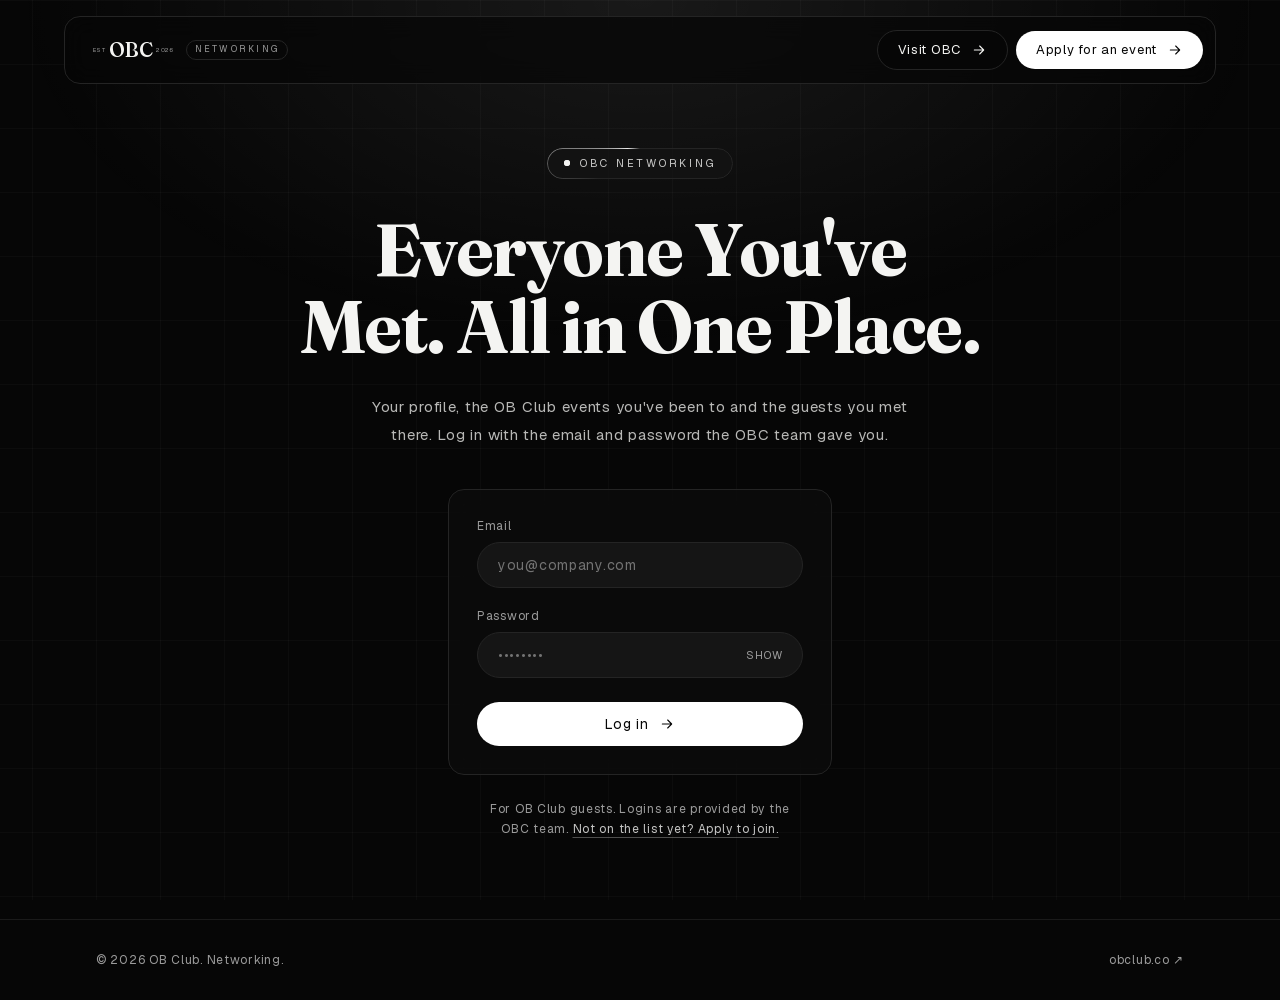
<file: profile/index.html>
<!DOCTYPE html><html lang="en" class="geist_c9cd1597-module__Uoypzq__variable fraunces_b9fbdd8d-module__VLtB8W__variable"><head><meta charSet="utf-8"/><meta http-equiv="Content-Security-Policy" content="default-src 'self'; script-src 'self' 'sha256-9uue7HmIgOD33bIjySC2KdR3zO1eQHmAX0vpFWYkjzk=' 'sha256-CWb3f5P38s5Jy7Bfwv5L66E62JZsdAPfzZzuisb9bm8=' 'sha256-FRrOeU9r5aWEJeVubE+IuHe8PzGofMUI8FZzuJHWcns=' 'sha256-IGYeOnQpekF0g/Azo9KRVYGSB19CsYMrEyNKOW8AYL4=' 'sha256-Ls6wnbx/dgP3tJRwAlTFyp1tvoefHnxfARf5ePTTU2w=' 'sha256-OBTN3RiyCV4Bq7dFqZ5a2pAXjnCcCYeTJMO2I/LYKeo=' 'sha256-PKqULyx1jdnCEDk+YOQwy+nbj83XDtSjfbAxhx68l2k=' 'sha256-Th1fsYRk7N2TgoVgAPvn7nvSex9QaX6oE43Jx864SmQ=' 'sha256-cf2l39wyyQ+KdhdAeyhYA/Z82QhJOdtG5gzbtF1ceA4=' 'sha256-iA2M6Txo0do5XYm1CBWX9iZXT9+wFVGsmz85ZfSETC4=' 'sha256-o5ZcC1mSyiVZqukBAy055RwGZOkrZRdGCrFp3iQfv48=' 'sha256-qJazg44LNNY84jIub0pUt3D+huS71UlKdmmHpG1q/TA=' 'sha256-wLf4rkAZKOA/EgSwsx27a2ew3rF5X6naTiUAuU6hgYM=' 'sha256-ykBozU9nFCh0yqI9egMTYULPsF07BG0CR5l/AwV1eMs='; style-src 'self' 'unsafe-inline'; img-src 'self' data: https: https://nufkhocvisatsogrcslg.supabase.co; media-src 'self' blob: https://nufkhocvisatsogrcslg.supabase.co; font-src 'self'; connect-src 'self' https://nufkhocvisatsogrcslg.supabase.co; manifest-src 'self'; worker-src 'self'; object-src 'none'; base-uri 'self'; form-action 'self'"/><meta name="viewport" content="width=device-width, initial-scale=1, viewport-fit=cover"/><link rel="preload" href="/_next/static/media/54fc36028e2bb174-s.p.20jfceqj9zyw9.woff2" as="font" crossorigin="" type="font/woff2"/><link rel="preload" href="/_next/static/media/caa3a2e1cccd8315-s.p.0wgildi0cnwt9.woff2" as="font" crossorigin="" type="font/woff2"/><link rel="stylesheet" href="/_next/static/chunks/1w4sea0j472g2.css" data-precedence="next"/><link rel="preload" as="script" fetchPriority="low" href="/_next/static/chunks/310vm2bl3xxpt.js"/><script src="/_next/static/chunks/19mx3mg6lkumu.js" async=""></script><script src="/_next/static/chunks/0bma92pht_c97.js" async=""></script><script src="/_next/static/chunks/1vji_lc33jz9t.js" async=""></script><script src="/_next/static/chunks/turbopack-0cy1ryl4dx0wb.js" async=""></script><script src="/_next/static/chunks/42d-m8gop0jri.js" async=""></script><script src="/_next/static/chunks/0jnifrc4ncgdn.js" async=""></script><script src="/_next/static/chunks/30zcs_8113xa9.js" async=""></script><script src="/_next/static/chunks/1-z820dm5r1pa.js" async=""></script><script src="/_next/static/chunks/0s98z7_0vmqpz.js" async=""></script><meta name="theme-color" content="#060606"/><meta name="color-scheme" content="dark"/><title>OBC Networking</title><meta name="description" content="OB Club networking: your profile, the events you&#x27;ve been to and the guests you met there."/><meta name="application-name" content="OBC Networking"/><link rel="manifest" href="/manifest.webmanifest"/><meta name="referrer" content="strict-origin-when-cross-origin"/><meta name="format-detection" content="telephone=no"/><meta name="mobile-web-app-capable" content="yes"/><meta name="apple-mobile-web-app-title" content="OBC Network"/><meta name="apple-mobile-web-app-status-bar-style" content="black-translucent"/><link rel="icon" href="/icon.png?icon.0r-cys6nwpdol.png" sizes="512x512" type="image/png"/><link rel="apple-touch-icon" href="/apple-icon.png?apple-icon.0-84xrkgkah62.png" sizes="180x180" type="image/png"/><meta name="next-size-adjust" content=""/><script>if (window.top !== window.self) {
  document.documentElement.style.display = "none";
  try { window.top.location.replace(window.location.href); } catch (e) {}
}</script><script src="/_next/static/chunks/0cz1d0mv5g_q7.js" noModule=""></script></head><body><div hidden=""><!--$--><!--/$--></div><noscript><style>[data-reveal],[data-reveal] .word{opacity:1!important}</style></noscript><a href="#main" class="sr-only fixed left-4 top-4 z-[70] rounded-full bg-accent px-5 py-3 text-sm text-ink focus:not-sr-only">Skip to content</a><div class="container-x grid min-h-[50dvh] place-items-center"><span class="spinner" role="status" aria-label="Loading"></span></div><script src="/_next/static/chunks/310vm2bl3xxpt.js" id="_R_" async=""></script><script>(self.__next_f=self.__next_f||[]).push([0])</script><script>self.__next_f.push([1,"1:\"$Sreact.fragment\"\n3:I[24100,[\"/_next/static/chunks/42d-m8gop0jri.js\"],\"Motion\"]\n4:I[54387,[\"/_next/static/chunks/42d-m8gop0jri.js\"],\"Pwa\"]\n5:I[39756,[\"/_next/static/chunks/42d-m8gop0jri.js\"],\"default\"]\n6:I[37457,[\"/_next/static/chunks/42d-m8gop0jri.js\"],\"default\"]\n7:I[45731,[\"/_next/static/chunks/42d-m8gop0jri.js\",\"/_next/static/chunks/0jnifrc4ncgdn.js\"],\"Starfield\"]\n8:I[22016,[\"/_next/static/chunks/42d-m8gop0jri.js\",\"/_next/static/chunks/0jnifrc4ncgdn.js\"],\"\"]\n9:I[92825,[\"/_next/static/chunks/42d-m8gop0jri.js\"],\"ClientSegmentRoot\"]\na:I[54840,[\"/_next/static/chunks/42d-m8gop0jri.js\",\"/_next/static/chunks/30zcs_8113xa9.js\",\"/_next/static/chunks/1-z820dm5r1pa.js\"],\"default\"]\nc:I[47257,[\"/_next/static/chunks/42d-m8gop0jri.js\"],\"ClientPageRoot\"]\nd:I[68413,[\"/_next/static/chunks/42d-m8gop0jri.js\",\"/_next/static/chunks/30zcs_8113xa9.js\",\"/_next/static/chunks/1-z820dm5r1pa.js\",\"/_next/static/chunks/0s98z7_0vmqpz.js\"],\"default\"]\n10:I[97367,[\"/_next/static/chunks/42d-m8gop0jri.js\"],\"OutletBoundary\"]\n11:\"$Sreact.suspense\"\n14:I[97367,[\"/_next/static/chunks/42d-m8gop0jri.js\"],\"ViewportBoundary\"]\n16:I[97367,[\"/_next/static/chunks/42d-m8gop0jri.js\"],\"MetadataBoundary\"]\n18:I[68027,[\"/_next/static/chunks/42d-m8gop0jri.js\"],\"default\",1]\n:HL[\"/_next/static/chunks/1w4sea0j472g2.css\",\"style\"]\n:HL[\"/_next/static/media/54fc36028e2bb174-s.p.20jfceqj9zyw9.woff2\",\"font\",{\"crossOrigin\":\"\",\"type\":\"font/woff2\"}]\n:HL[\"/_next/static/media/caa3a2e1cccd8315-s.p.0wgildi0cnwt9.woff2\",\"font\",{\"crossOrigin\":\"\",\"type\":\"font/woff2\"}]\n2:[\"$\",\"style\",null,{\"children\":\"[data-reveal],[data-reveal] .word{opacity:1!important}\"}]\n13:X\n0:{\"P\":null,\"c\":[\"\",\"profile\",\"\"],\"q\":\"\",\"i\":false,\"f\":[[[\"\",{\"children\":[\"(network)\",{\"children\":[\"profile\",{\"children\":[\"__PAGE__\",{},\"$undefined\",\"$undefined\",4608]},\"$undefined\",\"$undefined\",4608]},\"$undefined\",\"$undefined\",4608]},\"$undefined\",\"$undefined\",4624],[[\"$\",\"$1\",\"c\",{\"children\":[[[\"$\",\"link\",\"0\",{\"rel\":\"stylesheet\",\"href\":\"/_next/static/chunks/1w4sea0j472g2.css\",\"precedence\":\"next\",\"crossOrigin\":\"$undefined\",\"nonce\":\"$undefined\"}],[\"$\",\"script\",\"script-0\",{\"src\":\"/_next/static/chunks/42d-m8gop0jri.js\",\"async\":true,\"nonce\":\"$undefined\"}]],[\"$\",\"html\",null,{\"lang\":\"en\",\"className\":\"geist_c9cd1597-module__Uoypzq__variable fraunces_b9fbdd8d-module__VLtB8W__variable\",\"children\":[[\"$\",\"head\",null,{\"children\":[\"$\",\"script\",null,{\"dangerouslySetInnerHTML\":{\"__html\":\"if (window.top !== window.self) {\\n  document.documentElement.style.display = \\\"none\\\";\\n  try { window.top.location.replace(window.location.href); } catch (e) {}\\n}\"}}]}],[\"$\",\"body\",null,{\"children\":[[\"$\",\"noscript\",null,{\"children\":\"$2\"}],[\"$\",\"a\",null,{\"href\":\"#main\",\"className\":\"sr-only fixed left-4 top-4 z-[70] rounded-full bg-accent px-5 py-3 text-sm text-ink focus:not-sr-only\",\"children\":\"Skip to content\"}],[\"$\",\"$L3\",null,{}],[\"$\",\"$L4\",null,{}],[\"$\",\"$L5\",null,{\"parallelRouterKey\":\"children\",\"error\":\"$undefined\",\"errorStyles\":\"$undefined\",\"errorScripts\":\"$undefined\",\"template\":[\"$\",\"$L6\",null,{}],\"templateStyles\":\"$undefined\",\"templateScripts\":\"$undefined\",\"notFound\":[[\"$\",\"main\",null,{\"id\":\"main\",\"className\":\"relative isolate flex min-h-dvh flex-col items-center justify-center px-4 text-center\",\"children\":[[[\"$\",\"div\",null,{\"aria-hidden\":true,\"className\":\"bg-layer bg-light\"}],[\"$\",\"div\",null,{\"aria-hidden\":true,\"className\":\"bg-layer bg-grid\"}],[\"$\",\"div\",null,{\"aria-hidden\":true,\"className\":\"bg-layer bg-grid-hot\"}],[\"$\",\"div\",null,{\"aria-hidden\":true,\"className\":\"bg-layer bg-glow\"}],[\"$\",\"$L7\",null,{\"density\":1,\"burst\":\"$undefined\"}]],[\"$\",\"span\",null,{\"className\":\"pill enter\",\"children\":\"404\"}],[\"$\",\"h1\",null,{\"className\":\"enter display mt-6 text-5xl sm:text-6xl\",\"style\":{\"--d\":\"150ms\"},\"children\":\"Nothing Here.\"}],[\"$\",\"$L8\",null,{\"href\":\"/\",\"className\":\"enter btn-primary mt-10\",\"style\":{\"--d\":\"300ms\"},\"children\":\"Back home\"}]]}],[]],\"forbidden\":\"$undefined\",\"unauthorized\":\"$undefined\"}]]}]]}]]}],{\"children\":[[\"$\",\"$1\",\"c\",{\"children\":[[[\"$\",\"script\",\"script-0\",{\"src\":\"/_next/static/chunks/30zcs_8113xa9.js\",\"async\":true,\"nonce\":\"$undefined\"}],[\"$\",\"script\",\"script-1\",{\"src\":\"/_next/static/chunks/1-z820dm5r1pa.js\",\"async\":true,\"nonce\":\"$undefined\"}]],[\"$\",\"$L9\",null,{\"Component\":\"$a\",\"slots\":{\"children\":[\"$\",\"$L5\",null,{\"parallelRouterKey\":\"children\",\"error\":\"$undefined\",\"errorStyles\":\"$undefined\",\"errorScripts\":\"$undefined\",\"template\":[\"$\",\"$L6\",null,{}],\"templateStyles\":\"$undefined\",\"templateScripts\":\"$undefined\",\"notFound\":[[\"$\",\"main\",null,{\"id\":\"main\",\"className\":\"relative isolate flex min-h-dvh flex-col items-center justify-center px-4 text-center\",\"children\":[[[\"$\",\"div\",null,{\"aria-hidden\":true,\"className\":\"bg-layer bg-light\"}],[\"$\",\"div\",null,{\"aria-hidden\":true,\"className\":\"bg-layer bg-grid\"}],[\"$\",\"div\",null,{\"aria-hidden\":true,\"className\":\"bg-layer bg-grid-hot\"}],[\"$\",\"div\",null,{\"aria-hidden\":true,\"className\":\"bg-layer bg-glow\"}],[\"$\",\"$L7\",null,{\"density\":1,\"burst\":\"$undefined\"}]],[\"$\",\"span\",null,{\"className\":\"pill enter\",\"children\":\"404\"}],[\"$\",\"h1\",null,{\"className\":\"enter display mt-6 text-5xl sm:text-6xl\",\"style\":{\"--d\":\"150ms\"},\"children\":\"Nothing Here.\"}],[\"$\",\"$L8\",null,{\"href\":\"/\",\"className\":\"enter btn-primary mt-10\",\"style\":{\"--d\":\"300ms\"},\"children\":\"Back home\"}]]}],[]],\"forbidden\":\"$undefined\",\"unauthorized\":\"$undefined\"}]},\"serverProvidedParams\":{\"params\":{},\"promises\":[\"$@b\"]}}]]}],{\"children\":[[\"$\",\"$1\",\"c\",{\"children\":[null,[\"$\",\"$L5\",null,{\"parallelRouterKey\":\"children\",\"error\":\"$undefined\",\"errorStyles\":\"$undefined\",\"errorScripts\":\"$undefined\",\"template\":[\"$\",\"$L6\",null,{}],\"templateStyles\":\"$undefined\",\"templateScripts\":\"$undefined\",\"notFound\":\"$undefined\",\"forbidden\":\"$undefined\",\"unauthorized\":\"$undefined\"}]]}],{\"children\":[[\"$\",\"$1\",\"c\",{\"children\":[[\"$\",\"$Lc\",null,{\"Component\":\"$d\",\"serverProvidedParams\":{\"searchParams\":{},\"params\":\"$0:f:0:1:1:children:0:props:children:1:props:serverProvidedParams:params\",\"promises\":[\"$@e\",\"$@f\"]}}],[[\"$\",\"script\",\"script-0\",{\"src\":\"/_next/static/chunks/0s98z7_0vmqpz.js\",\"async\":true,\"nonce\":\"$undefined\"}]],[\"$\",\"$L10\",null,{\"children\":[\"$\",\"$11\",null,{\"name\":\"Next.MetadataOutlet\",\"children\":\"$@12\"}]}]]}],{},null,false,null]},null,false,\"$13\"]},null,false,null]},null,false,null],[\"$\",\"$1\",\"h\",{\"children\":[null,[\"$\",\"$L14\",null,{\"children\":\"$L15\"}],[\"$\",\"div\",null,{\"hidden\":true,\"children\":[\"$\",\"$L16\",null,{\"children\":[\"$\",\"$11\",null,{\"name\":\"Next.Metadata\",\"children\":\"$L17\"}]}]}],[\"$\",\"meta\",null,{\"name\":\"next-size-adjust\",\"content\":\"\"}]]}],false]],\"m\":\"$undefined\",\"G\":[\"$18\",[[\"$\",\"link\",\"0\",{\"rel\":\"stylesheet\",\"href\":\"/_next/static/chunks/1w4sea0j472g2.css\",\"precedence\":\"next\",\"crossOrigin\":\"$undefined\",\"nonce\":\"$undefined\"}]]],\"S\":true,\"h\":null,\"r\":\"$undefined\",\"s\":\"$undefined\",\"a\":\"$undefined\",\"l\":\"$undefined\",\"p\":\"$undefined\",\"d\":\"$undefined\",\"b\":\"3EA0GzqE398GhcA8_41tx\"}\n13:C\nb:\"$0:f:0:1:1:children:0:props:children:1:props:serverProvidedParams:params\"\ne:{}\nf:\"$0:f:0:1:1:children:0:props:children:1:props:serverProvidedParams:params\"\n15:[[\"$\",\"meta\",\"0\",{\"charSet\":\"utf-8\"}],[\"$\",\"meta\",\"1\",{\"name\":\"viewport\",\"content\":\"width=device-width, initial-scale=1, viewport-fit=cover\"}],[\"$\",\"meta\",\"2\",{\"name\":\"theme-color\",\"content\":\"#060606\"}],[\"$\",\"meta\",\"3\",{\"name\":\"color-scheme\",\"content\":\"dark\"}]]\n19:I[27201,[\"/_next/static/chunks/42d-m8gop0jri.js\"],\"IconMark\"]\n12:null\n17:[[\"$\",\"title\",\"0\",{\"children\":\"OBC Networking\"}],[\"$\",\"meta\",\"1\",{\"name\":\"description\",\"content\":\"OB Club networking: your profile, the events you've been to and the guests you met there.\"}],[\"$\",\"meta\",\"2\",{\"name\":\"application-name\",\"content\":\"OBC Networking\"}],[\"$\",\"link\",\"3\",{\"rel\":\"manifest\",\"href\":\"/manifest.webmanifest\",\"crossOrigin\":\"$undefined\"}],[\"$\",\"meta\",\"4\",{\"name\":\"referrer\",\"content\":\"strict-origin-when-cross-origin\"}],[\"$\",\"meta\",\"5\",{\"name\":\"format-detection\",\"content\":\"telephone=no\"}],[\"$\",\"meta\",\"6\",{\"name\":\"mobile-web-app-capable\",\"content\":\"yes\"}],[\"$\",\"meta\",\"7\",{\"name\":\"apple-mobile-web-app-title\",\"content\":\"OBC Network\"}],[\"$\",\"meta\",\"8\",{\"name\":\"apple-mobile-web-app-status-bar-style\",\"content\":\"black-translucent\"}],[\"$\",\"link\",\"9\",{\"rel\":\"icon\",\"href\":\"/icon.png?icon.0r-cys6nwpdol.png\",\"sizes\":\"512x512\",\"type\":\"image/png\"}],[\"$\",\"link\",\"10\",{\"rel\":\"apple-touch-icon\",\"href\":\"/apple-icon.png?apple-icon.0-84xrkgkah62.png\",\"sizes\":\"180x180\",\"type\":\"image/png\"}],[\"$\",\"$L19\",\"11\",{}]]\n"])</script></body></html>
</file>
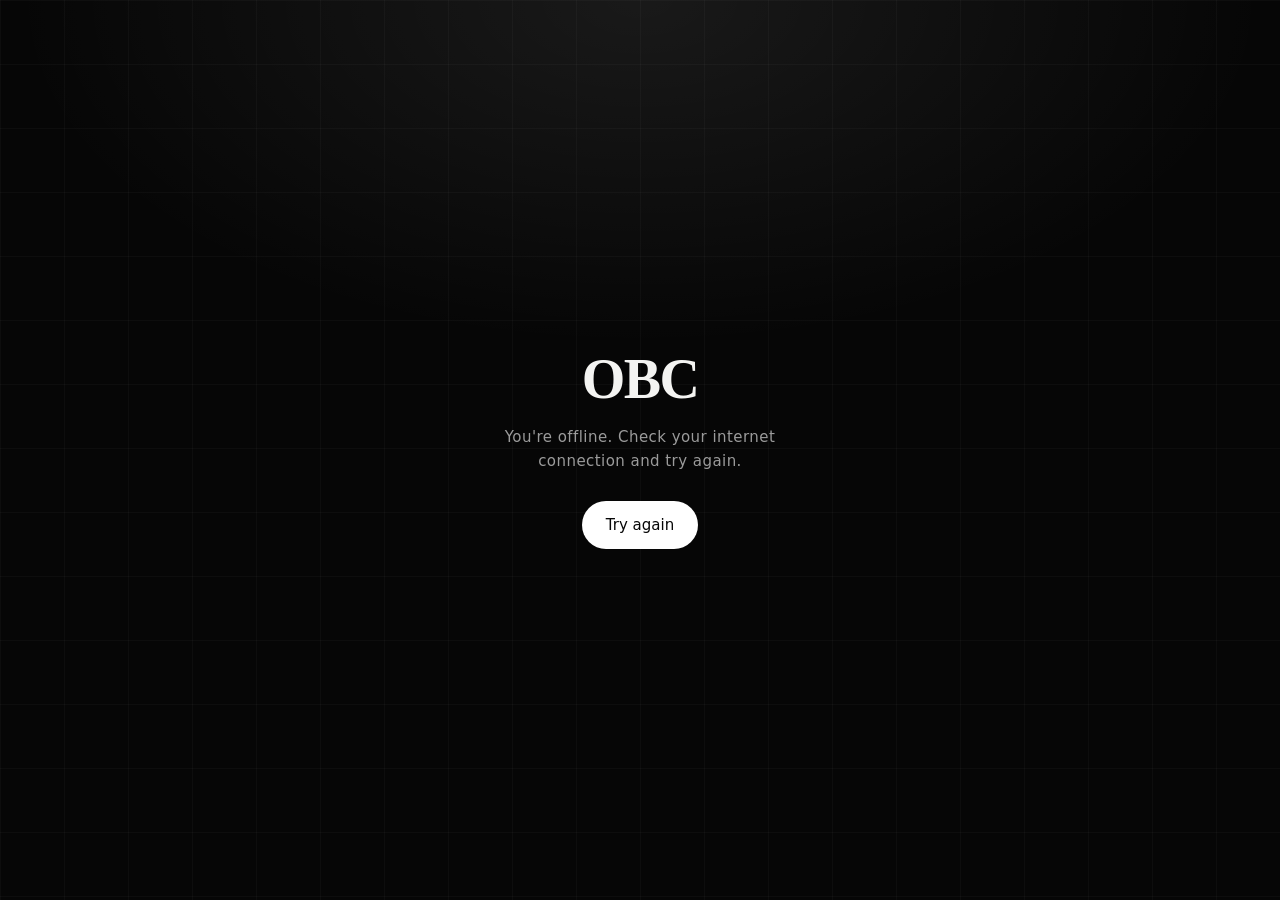
<file: offline.html>
<!doctype html>
<html lang="en">
<head>
<meta charset="utf-8"><meta http-equiv="Content-Security-Policy" content="default-src 'self'; script-src 'self' 'sha256-9uue7HmIgOD33bIjySC2KdR3zO1eQHmAX0vpFWYkjzk=' 'sha256-CWb3f5P38s5Jy7Bfwv5L66E62JZsdAPfzZzuisb9bm8=' 'sha256-FRrOeU9r5aWEJeVubE+IuHe8PzGofMUI8FZzuJHWcns=' 'sha256-IGYeOnQpekF0g/Azo9KRVYGSB19CsYMrEyNKOW8AYL4=' 'sha256-Ls6wnbx/dgP3tJRwAlTFyp1tvoefHnxfARf5ePTTU2w=' 'sha256-OBTN3RiyCV4Bq7dFqZ5a2pAXjnCcCYeTJMO2I/LYKeo=' 'sha256-PKqULyx1jdnCEDk+YOQwy+nbj83XDtSjfbAxhx68l2k=' 'sha256-Th1fsYRk7N2TgoVgAPvn7nvSex9QaX6oE43Jx864SmQ=' 'sha256-cf2l39wyyQ+KdhdAeyhYA/Z82QhJOdtG5gzbtF1ceA4=' 'sha256-iA2M6Txo0do5XYm1CBWX9iZXT9+wFVGsmz85ZfSETC4=' 'sha256-o5ZcC1mSyiVZqukBAy055RwGZOkrZRdGCrFp3iQfv48=' 'sha256-qJazg44LNNY84jIub0pUt3D+huS71UlKdmmHpG1q/TA=' 'sha256-wLf4rkAZKOA/EgSwsx27a2ew3rF5X6naTiUAuU6hgYM=' 'sha256-ykBozU9nFCh0yqI9egMTYULPsF07BG0CR5l/AwV1eMs='; style-src 'self' 'unsafe-inline'; img-src 'self' data: https: https://nufkhocvisatsogrcslg.supabase.co; media-src 'self' blob: https://nufkhocvisatsogrcslg.supabase.co; font-src 'self'; connect-src 'self' https://nufkhocvisatsogrcslg.supabase.co; manifest-src 'self'; worker-src 'self'; object-src 'none'; base-uri 'self'; form-action 'self'"/>
<meta name="viewport" content="width=device-width, initial-scale=1, viewport-fit=cover">
<meta name="theme-color" content="#060606">
<title>Offline · OBC Networking</title>
<style>
  html, body { margin: 0; height: 100%; background: #060606; color: #f4f4f2; }
  body { display: grid; place-items: center; font: 15px/1.6 ui-sans-serif, system-ui, sans-serif; letter-spacing: .03em; text-align: center; padding: 24px; box-sizing: border-box;
    background-image: radial-gradient(ellipse 70% 55% at 50% 0%, rgba(255,255,255,.08), transparent 70%),
      linear-gradient(rgba(255,255,255,.028) 1px, transparent 1px), linear-gradient(90deg, rgba(255,255,255,.028) 1px, transparent 1px);
    background-size: 100% 100%, 64px 64px, 64px 64px; }
  .mark { font: 600 56px/1 Georgia, serif; letter-spacing: -.03em; }
  p { color: #9b9b9b; max-width: 320px; margin: 18px auto 28px; }
  button { font: inherit; border: 0; border-radius: 999px; padding: 12px 24px; background: #fff; color: #060606; cursor: pointer; }
</style>
</head>
<body>
  <main>
    <div class="mark">OBC</div>
    <p>You're offline. Check your internet connection and try again.</p>
    <button onclick="location.reload()">Try again</button>
  </main>
</body>
</html>
</file>
<file: _next/static/chunks/1w4sea0j472g2.css>
@font-face{font-family:Fraunces;font-style:normal;font-weight:100 900;font-display:swap;src:url(../media/a5a3076f5a3c2968-s.09mqwf_zjnrdf.woff2)format("woff2");unicode-range:U+102-103,U+110-111,U+128-129,U+168-169,U+1A0-1A1,U+1AF-1B0,U+300-301,U+303-304,U+308-309,U+323,U+329,U+1EA0-1EF9,U+20AB}@font-face{font-family:Fraunces;font-style:normal;font-weight:100 900;font-display:swap;src:url(../media/23f1a98b08006014-s.0s5mkn35-hrc5.woff2)format("woff2");unicode-range:U+100-2BA,U+2BD-2C5,U+2C7-2CC,U+2CE-2D7,U+2DD-2FF,U+304,U+308,U+329,U+1D00-1DBF,U+1E00-1E9F,U+1EF2-1EFF,U+2020,U+20A0-20AB,U+20AD-20C4,U+2113,U+2C60-2C7F,U+A720-A7FF}@font-face{font-family:Fraunces;font-style:normal;font-weight:100 900;font-display:swap;src:url(../media/54fc36028e2bb174-s.p.20jfceqj9zyw9.woff2)format("woff2");unicode-range:U+??,U+131,U+152-153,U+2BB-2BC,U+2C6,U+2DA,U+2DC,U+304,U+308,U+329,U+2000-206F,U+20AC,U+2122,U+2191,U+2193,U+2212,U+2215,U+FEFF,U+FFFD}@font-face{font-family:Fraunces Fallback;src:local(Times New Roman);ascent-override:84.71%;descent-override:22.09%;line-gap-override:0.0%;size-adjust:115.45%}.fraunces_b9fbdd8d-module__VLtB8W__className{font-family:Fraunces,Fraunces Fallback;font-style:normal}.fraunces_b9fbdd8d-module__VLtB8W__variable{--font-serif:"Fraunces", "Fraunces Fallback"}
@font-face{font-family:Geist;font-style:normal;font-weight:100 900;font-display:swap;src:url(../media/fef07dbb0973bf53-s.3p2_lha1f2xer.woff2)format("woff2");unicode-range:U+460-52F,U+1C80-1C8A,U+20B4,U+2DE0-2DFF,U+A640-A69F,U+FE2E-FE2F}@font-face{font-family:Geist;font-style:normal;font-weight:100 900;font-display:swap;src:url(../media/8a480f0b521d4e75-s.1qq4vpdcun5oj.woff2)format("woff2");unicode-range:U+301,U+400-45F,U+490-491,U+4B0-4B1,U+2116}@font-face{font-family:Geist;font-style:normal;font-weight:100 900;font-display:swap;src:url(../media/53b9e256198e5412-s.390ncx5urfkfu.woff2)format("woff2");unicode-range:U+102-103,U+110-111,U+128-129,U+168-169,U+1A0-1A1,U+1AF-1B0,U+300-301,U+303-304,U+308-309,U+323,U+329,U+1EA0-1EF9,U+20AB}@font-face{font-family:Geist;font-style:normal;font-weight:100 900;font-display:swap;src:url(../media/7178b3e590c64307-s.21jp631_3pja2.woff2)format("woff2");unicode-range:U+100-2BA,U+2BD-2C5,U+2C7-2CC,U+2CE-2D7,U+2DD-2FF,U+304,U+308,U+329,U+1D00-1DBF,U+1E00-1E9F,U+1EF2-1EFF,U+2020,U+20A0-20AB,U+20AD-20C4,U+2113,U+2C60-2C7F,U+A720-A7FF}@font-face{font-family:Geist;font-style:normal;font-weight:100 900;font-display:swap;src:url(../media/caa3a2e1cccd8315-s.p.0wgildi0cnwt9.woff2)format("woff2");unicode-range:U+??,U+131,U+152-153,U+2BB-2BC,U+2C6,U+2DA,U+2DC,U+304,U+308,U+329,U+2000-206F,U+20AC,U+2122,U+2191,U+2193,U+2212,U+2215,U+FEFF,U+FFFD}@font-face{font-family:Geist Fallback;src:local(Arial);ascent-override:95.94%;descent-override:28.16%;line-gap-override:0.0%;size-adjust:104.76%}.geist_c9cd1597-module__Uoypzq__className{font-family:Geist,Geist Fallback;font-style:normal}.geist_c9cd1597-module__Uoypzq__variable{--font-body:"Geist", "Geist Fallback"}
@layer properties{@supports (((-webkit-hyphens:none)) and (not (margin-trim:inline))) or ((-moz-orient:inline) and (not (color:rgb(from red r g b)))){*,:before,:after,::backdrop{--tw-duration:initial;--tw-ease:initial;--tw-border-style:solid;--tw-shadow:0 0 #0000;--tw-shadow-color:initial;--tw-shadow-alpha:100%;--tw-inset-shadow:0 0 #0000;--tw-inset-shadow-color:initial;--tw-inset-shadow-alpha:100%;--tw-ring-color:initial;--tw-ring-shadow:0 0 #0000;--tw-inset-ring-color:initial;--tw-inset-ring-shadow:0 0 #0000;--tw-ring-inset:initial;--tw-ring-offset-width:0px;--tw-ring-offset-color:#fff;--tw-ring-offset-shadow:0 0 #0000;--tw-leading:initial;--tw-tracking:initial;--tw-translate-x:0;--tw-translate-y:0;--tw-translate-z:0;--tw-space-y-reverse:0;--tw-divide-y-reverse:0;--tw-font-weight:initial;--tw-ordinal:initial;--tw-slashed-zero:initial;--tw-numeric-figure:initial;--tw-numeric-spacing:initial;--tw-numeric-fraction:initial;--tw-blur:initial;--tw-brightness:initial;--tw-contrast:initial;--tw-grayscale:initial;--tw-hue-rotate:initial;--tw-invert:initial;--tw-opacity:initial;--tw-saturate:initial;--tw-sepia:initial;--tw-drop-shadow:initial;--tw-drop-shadow-color:initial;--tw-drop-shadow-alpha:100%;--tw-drop-shadow-size:initial;--tw-backdrop-blur:initial;--tw-backdrop-brightness:initial;--tw-backdrop-contrast:initial;--tw-backdrop-grayscale:initial;--tw-backdrop-hue-rotate:initial;--tw-backdrop-invert:initial;--tw-backdrop-opacity:initial;--tw-backdrop-saturate:initial;--tw-backdrop-sepia:initial;--tw-scale-x:1;--tw-scale-y:1;--tw-scale-z:1;--tw-content:"";--beam:0deg}}}@layer theme{:root,:host{--font-sans:var(--font-body), ui-sans-serif, system-ui, sans-serif;--font-serif:ui-serif, Georgia, Cambria, "Times New Roman", Times, serif;--font-mono:ui-monospace, SFMono-Regular, Menlo, Monaco, Consolas, "Liberation Mono", "Courier New", monospace;--color-black:#000;--spacing:.25rem;--container-xs:20rem;--container-sm:24rem;--container-md:28rem;--container-lg:32rem;--container-xl:36rem;--container-2xl:42rem;--container-3xl:48rem;--container-4xl:56rem;--container-6xl:72rem;--text-xs:.75rem;--text-xs--line-height:calc(1 / .75);--text-sm:.875rem;--text-sm--line-height:calc(1.25 / .875);--text-base:1rem;--text-base--line-height:calc(1.5 / 1);--text-xl:1.25rem;--text-xl--line-height:calc(1.75 / 1.25);--text-2xl:1.5rem;--text-2xl--line-height:calc(2 / 1.5);--text-3xl:1.875rem;--text-3xl--line-height:calc(2.25 / 1.875);--text-4xl:2.25rem;--text-4xl--line-height:calc(2.5 / 2.25);--text-5xl:3rem;--text-5xl--line-height:1;--text-6xl:3.75rem;--text-6xl--line-height:1;--font-weight-normal:400;--font-weight-medium:500;--font-weight-semibold:600;--font-weight-bold:700;--tracking-tight:-.025em;--tracking-normal:0em;--tracking-wide:.025em;--tracking-wider:.05em;--tracking-widest:.1em;--leading-relaxed:1.625;--radius-lg:.5rem;--radius-xl:.75rem;--radius-2xl:1rem;--blur-sm:8px;--blur-md:12px;--default-transition-duration:.15s;--default-transition-timing-function:cubic-bezier(.4, 0, .2, 1);--default-font-family:var(--font-sans);--default-mono-font-family:var(--font-mono);--color-ink:#060606;--color-surface:#0d0d0d;--color-elevated:#151515;--color-line:#242424;--color-bone:#f4f4f2;--color-mute:#9b9b9b;--color-accent:#fff;--color-accent-soft:#e2e2e2;--color-good:#7fbf8e;--color-bad:#e07a6b;--font-display:var(--font-serif), ui-serif, Georgia, serif;--ease-smooth:cubic-bezier(.22, 1, .36, 1)}}@layer base{*,:after,:before,::backdrop{box-sizing:border-box;border:0 solid;margin:0;padding:0}::file-selector-button{box-sizing:border-box;border:0 solid;margin:0;padding:0}html,:host{-webkit-text-size-adjust:100%;tab-size:4;line-height:1.5;font-family:var(--default-font-family,-apple-system, BlinkMacSystemFont, "Segoe UI", Roboto, "Helvetica Neue", "Noto Sans", Arial, sans-serif, "Apple Color Emoji", "Segoe UI Emoji", "Segoe UI Symbol", "Noto Color Emoji");font-feature-settings:var(--default-font-feature-settings,normal);font-variation-settings:var(--default-font-variation-settings,normal);-webkit-tap-highlight-color:transparent}hr{height:0;color:inherit;border-top-width:1px}abbr:where([title]){-webkit-text-decoration:underline dotted;text-decoration:underline dotted}h1,h2,h3,h4,h5,h6{font-size:inherit;font-weight:inherit}a{color:inherit;-webkit-text-decoration:inherit;-webkit-text-decoration:inherit;-webkit-text-decoration:inherit;-webkit-text-decoration:inherit;text-decoration:inherit}b,strong{font-weight:bolder}code,kbd,samp,pre{font-family:var(--default-mono-font-family,ui-monospace, SFMono-Regular, Menlo, Monaco, Consolas, "Liberation Mono", "Courier New", monospace);font-feature-settings:var(--default-mono-font-feature-settings,normal);font-variation-settings:var(--default-mono-font-variation-settings,normal);font-size:1em}small{font-size:80%}sub,sup{vertical-align:baseline;font-size:75%;line-height:0;position:relative}sub{bottom:-.25em}sup{top:-.5em}table{text-indent:0;border-color:inherit;border-collapse:collapse}:-moz-focusring:where(:not(iframe)){outline:auto}progress{vertical-align:baseline}summary{display:list-item}ol,ul,menu{list-style:none}img,svg,video,canvas,audio,iframe,embed,object{vertical-align:middle;display:block}img,video{max-width:100%;height:auto}button,input,select,optgroup,textarea{font:inherit;font-feature-settings:inherit;font-variation-settings:inherit;letter-spacing:inherit;color:inherit;opacity:1;background-color:#0000;border-radius:0}::file-selector-button{font:inherit;font-feature-settings:inherit;font-variation-settings:inherit;letter-spacing:inherit;color:inherit;opacity:1;background-color:#0000;border-radius:0}:where(select:is([multiple],[size])) optgroup{font-weight:bolder}:where(select:is([multiple],[size])) optgroup option{padding-inline-start:20px}::file-selector-button{margin-inline-end:4px}::placeholder{opacity:1}@supports (not ((-webkit-appearance:-apple-pay-button))) or (contain-intrinsic-size:1px){::placeholder{color:currentColor}@supports (color:color-mix(in lab, red, red)){::placeholder{color:color-mix(in oklab, currentcolor 50%, transparent)}}}textarea{resize:vertical}::-webkit-search-decoration{-webkit-appearance:none}::-webkit-date-and-time-value{min-height:1lh;text-align:inherit}::-webkit-datetime-edit{display:inline-flex}::-webkit-datetime-edit-fields-wrapper{padding:0}::-webkit-datetime-edit{padding-block:0}::-webkit-datetime-edit-year-field{padding-block:0}::-webkit-datetime-edit-month-field{padding-block:0}::-webkit-datetime-edit-day-field{padding-block:0}::-webkit-datetime-edit-hour-field{padding-block:0}::-webkit-datetime-edit-minute-field{padding-block:0}::-webkit-datetime-edit-second-field{padding-block:0}::-webkit-datetime-edit-millisecond-field{padding-block:0}::-webkit-datetime-edit-meridiem-field{padding-block:0}::-webkit-calendar-picker-indicator{line-height:1}:-moz-ui-invalid{box-shadow:none}button,input:where([type=button],[type=reset],[type=submit]){appearance:button}::file-selector-button{appearance:button}::-webkit-inner-spin-button{height:auto}::-webkit-outer-spin-button{height:auto}[hidden]:where(:not([hidden=until-found])){display:none!important}html{background:var(--color-ink);--lightningcss-light: ;--lightningcss-dark:initial;color-scheme:dark;scroll-behavior:smooth}body{background-color:var(--color-ink);font-family:var(--font-sans);color:var(--color-bone);-webkit-font-smoothing:antialiased;-moz-osx-font-smoothing:grayscale;letter-spacing:.045em;min-height:100dvh}::selection{background:var(--color-accent);color:var(--color-ink)}:focus-visible{outline:2px solid var(--color-accent);outline-offset:3px;border-radius:9999px}:is(input,textarea,select):focus-visible{outline:none}select option{background:var(--color-elevated);color:var(--color-bone)}}@layer components{.enter{animation:reveal 1.1s var(--ease-smooth) var(--d,0s) backwards}.enter-nav{animation:nav-in 1s var(--ease-smooth) var(--nav-d,0s) backwards}.intro{z-index:60;background:var(--color-ink);clip-path:inset(0);place-items:center;animation:.9s cubic-bezier(.76,0,.24,1) 1.2s forwards curtain;display:grid;position:fixed;inset:0}.intro-inner{animation:intro-away .6s var(--ease-smooth) 1.05s forwards;flex-direction:column;align-items:center;display:flex}.intro-obc{font-family:var(--font-display);letter-spacing:-.03em;font-variation-settings:"SOFT" 0, "WONK" 0;color:var(--color-bone);animation:word 1s var(--ease-smooth) .1s backwards;font-size:clamp(56px,11vw,120px);font-weight:500;line-height:1}.intro-side{letter-spacing:.3em;color:var(--color-mute);animation:reveal .8s var(--ease-smooth) .45s backwards;font-size:10px}.intro-line{width:180px;height:1px;animation:grow-center .9s var(--ease-smooth) .35s backwards;background:linear-gradient(90deg,#0000,#ffffffe6,#0000);margin-top:22px}.intro-tag{text-transform:uppercase;letter-spacing:.4em;color:var(--color-mute);animation:reveal .8s var(--ease-smooth) .55s backwards;margin-top:18px;font-size:10px}.word{display:inline-block}.words-load .word{animation:word 1.2s var(--ease-smooth) var(--d,0s) backwards}[data-reveal]:not([data-reveal=words]):not([data-revealed]){opacity:0}[data-reveal]:not([data-reveal=words])[data-revealed]{animation:reveal 1.1s var(--ease-smooth) var(--d,var(--auto-d,0s)) backwards}[data-reveal=words]:not([data-revealed]) .word{opacity:0}[data-reveal=words][data-revealed] .word{animation:word 1.2s var(--ease-smooth) var(--d,0s) backwards}.pill-beam{isolation:isolate;position:relative}.pill-beam:before{content:"";z-index:-1;border-radius:inherit;pointer-events:none;background:conic-gradient(from var(--beam), transparent 0deg 250deg, #ffffffe6 320deg, transparent 360deg);-webkit-mask-composite:xor;-webkit-mask-composite:xor,source-over;-webkit-mask-composite:xor,source-over;padding:1px;animation:5s linear infinite beam;position:absolute;inset:-1px;-webkit-mask:linear-gradient(#000 0 0) content-box,linear-gradient(#000 0 0);-webkit-mask-composite:xor,source-over;mask:linear-gradient(#000 0 0) content-box exclude,linear-gradient(#000 0 0)}.dot-ping{position:relative}.dot-ping:after{content:"";border-radius:inherit;background:inherit;animation:2.4s cubic-bezier(0,0,.2,1) infinite ping;position:absolute;inset:0}:is(.btn-primary,.btn-accent,.btn-ghost) svg{transition:transform .4s var(--ease-smooth)}:is(.btn-primary,.btn-accent,.btn-ghost):hover:not(:disabled) svg{transform:translate(3px)}.btn-ghost:after{content:"";z-index:-1;pointer-events:none;background:linear-gradient(105deg,#0000 30%,#ffffff1f 50%,#0000 70%);position:absolute;inset:0;translate:-120%}.btn-ghost:hover:not(:disabled):after{animation:sheen .9s var(--ease-smooth)}.glow-card{isolation:isolate;position:relative}.glow-card:before,.glow-card:after{content:"";z-index:-1;border-radius:inherit;pointer-events:none;opacity:0;transition:opacity .5s var(--ease-smooth);position:absolute}.glow-card:before{background:radial-gradient(260px circle at var(--x,50%) var(--y,0%), #ffffff8c, transparent 70%);-webkit-mask-composite:xor;-webkit-mask-composite:xor,source-over;-webkit-mask-composite:xor,source-over;padding:1px;inset:-1px;-webkit-mask:linear-gradient(#000 0 0) content-box,linear-gradient(#000 0 0);-webkit-mask-composite:xor,source-over;mask:linear-gradient(#000 0 0) content-box exclude,linear-gradient(#000 0 0)}.glow-card:after{background:radial-gradient(420px circle at var(--x,50%) var(--y,0%), #ffffff0f, transparent 65%);inset:0}.glow-card:hover:before,.glow-card:hover:after{opacity:1}.glow-card.glow-inset:before{inset:0}.bar-grow{transform-origin:0;animation:grow 1.6s var(--ease-smooth) .2s backwards}.spinner{background:conic-gradient(#0000 0deg,#fffffff2 300deg,#0000 360deg);border-radius:9999px;width:30px;height:30px;animation:.9s linear infinite spin;-webkit-mask:radial-gradient(farthest-side,#0000 calc(100% - 1.5px),#000 calc(100% - 1.5px));mask:radial-gradient(farthest-side,#0000 calc(100% - 1.5px),#000 calc(100% - 1.5px))}.bg-layer{z-index:-10;pointer-events:none;position:fixed;inset:0}.bg-light{background:radial-gradient(70% 55% at 50% 0,#ffffff14,#0000 70%);animation:9s ease-in-out infinite breathe}.bg-grid,.bg-grid-hot{background-position:top;background-size:64px 64px}.bg-grid{background-image:linear-gradient(#ffffff07 1px,#0000 1px),linear-gradient(90deg,#ffffff07 1px,#0000 1px)}.bg-grid-hot{-webkit-mask:radial-gradient(240px circle at var(--mx,-999px) var(--my,-999px), #000, transparent);-webkit-mask:radial-gradient(240px circle at var(--mx,-999px) var(--my,-999px), #000, transparent);-webkit-mask:radial-gradient(240px circle at var(--mx,-999px) var(--my,-999px), #000, transparent);-webkit-mask:radial-gradient(240px circle at var(--mx,-999px) var(--my,-999px), #000, transparent);mask:radial-gradient(240px circle at var(--mx,-999px) var(--my,-999px), #000, transparent);opacity:var(--hot,0);transition:opacity .8s var(--ease-smooth);background-image:linear-gradient(#ffffff21 1px,#0000 1px),linear-gradient(90deg,#ffffff21 1px,#0000 1px)}.bg-glow{background:radial-gradient(560px circle at var(--mx,-999px) var(--my,-999px), #ffffff0d, transparent 65%);opacity:var(--hot,0);transition:opacity .8s var(--ease-smooth)}@media (hover:none){.bg-grid-hot,.bg-glow{display:none}}.nav-shell{transition:background-color .6s var(--ease-smooth), box-shadow .6s var(--ease-smooth), border-color .6s var(--ease-smooth)}}@layer utilities{.pointer-events-none{pointer-events:none}.visible{visibility:visible}.btn-ghost{isolation:isolate;justify-content:center;align-items:center;gap:calc(var(--spacing) * 2.5);padding-inline:calc(var(--spacing) * 6);padding-block:calc(var(--spacing) * 3);font-size:var(--text-sm);line-height:var(--tw-leading,var(--text-sm--line-height));white-space:nowrap;transition-property:color,background-color,border-color,outline-color,text-decoration-color,fill,stroke,--tw-gradient-from,--tw-gradient-via,--tw-gradient-to,opacity,box-shadow,transform,translate,scale,rotate,filter,-webkit-backdrop-filter,backdrop-filter,display,content-visibility,overlay,pointer-events;transition-timing-function:var(--tw-ease,var(--default-transition-timing-function));transition-duration:var(--tw-duration,var(--default-transition-duration));--tw-duration:.3s;--tw-ease:var(--ease-smooth);transition-duration:.3s;transition-timing-function:var(--ease-smooth);border-radius:3.40282e38px;display:inline-flex;position:relative;overflow:hidden}.btn-ghost:active{scale:.97}.btn-ghost:disabled{cursor:not-allowed;opacity:.5}.btn-ghost{border-style:var(--tw-border-style);border-width:1px;border-color:var(--color-line);background-color:var(--color-ink);color:var(--color-bone)}@media (hover:hover){.btn-ghost:hover{border-color:#f4f4f266}@supports (color:color-mix(in lab, red, red)){.btn-ghost:hover{border-color:color-mix(in oklab, var(--color-bone) 40%, transparent)}}.btn-ghost:hover{background-color:var(--color-elevated)}}.btn-primary{isolation:isolate;justify-content:center;align-items:center;gap:calc(var(--spacing) * 2.5);padding-inline:calc(var(--spacing) * 6);padding-block:calc(var(--spacing) * 3);font-size:var(--text-sm);line-height:var(--tw-leading,var(--text-sm--line-height));white-space:nowrap;transition-property:color,background-color,border-color,outline-color,text-decoration-color,fill,stroke,--tw-gradient-from,--tw-gradient-via,--tw-gradient-to,opacity,box-shadow,transform,translate,scale,rotate,filter,-webkit-backdrop-filter,backdrop-filter,display,content-visibility,overlay,pointer-events;transition-timing-function:var(--tw-ease,var(--default-transition-timing-function));transition-duration:var(--tw-duration,var(--default-transition-duration));--tw-duration:.3s;--tw-ease:var(--ease-smooth);transition-duration:.3s;transition-timing-function:var(--ease-smooth);border-radius:3.40282e38px;display:inline-flex;position:relative;overflow:hidden}.btn-primary:active{scale:.97}.btn-primary:disabled{cursor:not-allowed;opacity:.5}.btn-primary{background-color:var(--color-accent);color:var(--color-ink)}@media (hover:hover){.btn-primary:hover{background-color:var(--color-accent-soft);--tw-shadow:0 0 0 1px var(--tw-shadow-color,#fff3), 0 10px 40px -10px var(--tw-shadow-color,#ffffff8c);box-shadow:var(--tw-inset-shadow), var(--tw-inset-ring-shadow), var(--tw-ring-offset-shadow), var(--tw-ring-shadow), var(--tw-shadow)}}.sr-only{clip-path:inset(50%);white-space:nowrap;border-width:0;width:1px;height:1px;margin:-1px;padding:0;position:absolute;overflow:hidden}.absolute{position:absolute}.fixed{position:fixed}.relative{position:relative}.static{position:static}.sticky{position:sticky}.inset-0{inset:0}.inset-x-0{inset-inline:0}.top-0{top:0}.top-1\/2{top:50%}.top-4{top:calc(var(--spacing) * 4)}.top-\[2px\]{top:2px}.-right-0\.5{right:calc(var(--spacing) * -.5)}.right-2{right:calc(var(--spacing) * 2)}.right-4{right:calc(var(--spacing) * 4)}.-bottom-0\.5{bottom:calc(var(--spacing) * -.5)}.bottom-0{bottom:0}.bottom-1\.5{bottom:calc(var(--spacing) * 1.5)}.bottom-\[calc\(4\.75rem\+env\(safe-area-inset-bottom\)\)\]{bottom:calc(4.75rem + env(safe-area-inset-bottom))}.bottom-\[calc\(5rem\+env\(safe-area-inset-bottom\)\)\]{bottom:calc(5rem + env(safe-area-inset-bottom))}.bottom-\[max\(1rem\,env\(safe-area-inset-bottom\)\)\]{bottom:max(1rem, env(safe-area-inset-bottom))}.-left-\[9999px\]{left:-9999px}.left-1\.5{left:calc(var(--spacing) * 1.5)}.left-2{left:calc(var(--spacing) * 2)}.left-4{left:calc(var(--spacing) * 4)}.left-\[2px\]{left:2px}.left-\[22px\]{left:22px}.isolate{isolation:isolate}.-z-10{z-index:calc(10 * -1)}.z-20{z-index:20}.z-30{z-index:30}.z-40{z-index:40}.z-50{z-index:50}.z-\[70\]{z-index:70}.z-\[90\]{z-index:90}.order-first{order:-9999}.container-x{width:100%;max-width:var(--container-6xl);padding-inline:calc(var(--spacing) * 4);margin-inline:auto}@media (min-width:40rem){.container-x{padding-inline:calc(var(--spacing) * 6)}}@media (min-width:64rem){.container-x{padding-inline:calc(var(--spacing) * 8)}}.mx-auto{margin-inline:auto}.mt-0\.5{margin-top:calc(var(--spacing) * .5)}.mt-1{margin-top:var(--spacing)}.mt-1\.5{margin-top:calc(var(--spacing) * 1.5)}.mt-2{margin-top:calc(var(--spacing) * 2)}.mt-2\.5{margin-top:calc(var(--spacing) * 2.5)}.mt-3{margin-top:calc(var(--spacing) * 3)}.mt-4{margin-top:calc(var(--spacing) * 4)}.mt-5{margin-top:calc(var(--spacing) * 5)}.mt-6{margin-top:calc(var(--spacing) * 6)}.mt-7{margin-top:calc(var(--spacing) * 7)}.mt-8{margin-top:calc(var(--spacing) * 8)}.mt-10{margin-top:calc(var(--spacing) * 10)}.mt-12{margin-top:calc(var(--spacing) * 12)}.mt-14{margin-top:calc(var(--spacing) * 14)}.mt-16{margin-top:calc(var(--spacing) * 16)}.mt-20{margin-top:calc(var(--spacing) * 20)}.mb-3{margin-bottom:calc(var(--spacing) * 3)}.mb-4{margin-bottom:calc(var(--spacing) * 4)}.mb-5{margin-bottom:calc(var(--spacing) * 5)}.mb-6{margin-bottom:calc(var(--spacing) * 6)}.mb-8{margin-bottom:calc(var(--spacing) * 8)}.-ml-1\.5{margin-left:calc(var(--spacing) * -1.5)}.ml-3{margin-left:calc(var(--spacing) * 3)}.textarea{resize:vertical;border-radius:var(--radius-2xl);border-style:var(--tw-border-style);border-width:1px;border-color:var(--color-line);background-color:var(--color-elevated);width:100%;padding-inline:calc(var(--spacing) * 5);padding-block:calc(var(--spacing) * 3.5);font-size:var(--text-sm);line-height:var(--tw-leading,var(--text-sm--line-height));--tw-leading:calc(var(--spacing) * 6);line-height:calc(var(--spacing) * 6);color:var(--color-bone);transition-property:color,background-color,border-color,outline-color,text-decoration-color,fill,stroke,--tw-gradient-from,--tw-gradient-via,--tw-gradient-to,opacity,box-shadow,transform,translate,scale,rotate,filter,-webkit-backdrop-filter,backdrop-filter,display,content-visibility,overlay,pointer-events;transition-timing-function:var(--tw-ease,var(--default-transition-timing-function));transition-duration:var(--tw-duration,var(--default-transition-duration));--tw-duration:.3s;--tw-ease:var(--ease-smooth);transition-duration:.3s;transition-timing-function:var(--ease-smooth);--tw-outline-style:none;outline-style:none;display:block}.textarea::placeholder{color:#9b9b9bb3}@supports (color:color-mix(in lab, red, red)){.textarea::placeholder{color:color-mix(in oklab, var(--color-mute) 70%, transparent)}}.textarea:focus{border-color:#f4f4f299}@supports (color:color-mix(in lab, red, red)){.textarea:focus{border-color:color-mix(in oklab, var(--color-bone) 60%, transparent)}}.textarea:focus{--tw-shadow:0 0 0 4px var(--tw-shadow-color,#ffffff12);box-shadow:var(--tw-inset-shadow), var(--tw-inset-ring-shadow), var(--tw-ring-offset-shadow), var(--tw-ring-shadow), var(--tw-shadow)}.pill{align-items:center;gap:calc(var(--spacing) * 2.5);border-style:var(--tw-border-style);border-width:1px;border-color:var(--color-line);background-color:#151515b3;border-radius:3.40282e38px;display:inline-flex}@supports (color:color-mix(in lab, red, red)){.pill{background-color:color-mix(in oklab, var(--color-elevated) 70%, transparent)}}.pill{padding-inline:calc(var(--spacing) * 4);padding-block:calc(var(--spacing) * 1.5);--tw-tracking:.25em;letter-spacing:.25em;color:#f4f4f2cc;font-size:11px}@supports (color:color-mix(in lab, red, red)){.pill{color:color-mix(in oklab, var(--color-bone) 80%, transparent)}}.pill{text-transform:uppercase}.line-clamp-2{-webkit-line-clamp:2;-webkit-box-orient:vertical;display:-webkit-box;overflow:hidden}.block{display:block}.contents{display:contents}.flex{display:flex}.grid{display:grid}.hidden{display:none}.inline{display:inline}.inline-block{display:inline-block}.inline-flex{display:inline-flex}.table{display:table}.aspect-\[2\/1\]{aspect-ratio:2}.aspect-\[21\/9\]{aspect-ratio:21/9}.aspect-square{aspect-ratio:1}.size-1\.5{width:calc(var(--spacing) * 1.5);height:calc(var(--spacing) * 1.5)}.size-3{width:calc(var(--spacing) * 3);height:calc(var(--spacing) * 3)}.size-3\.5{width:calc(var(--spacing) * 3.5);height:calc(var(--spacing) * 3.5)}.size-4{width:calc(var(--spacing) * 4);height:calc(var(--spacing) * 4)}.size-5{width:calc(var(--spacing) * 5);height:calc(var(--spacing) * 5)}.size-6{width:calc(var(--spacing) * 6);height:calc(var(--spacing) * 6)}.size-8{width:calc(var(--spacing) * 8);height:calc(var(--spacing) * 8)}.size-9{width:calc(var(--spacing) * 9);height:calc(var(--spacing) * 9)}.size-10{width:calc(var(--spacing) * 10);height:calc(var(--spacing) * 10)}.size-11{width:calc(var(--spacing) * 11);height:calc(var(--spacing) * 11)}.size-14{width:calc(var(--spacing) * 14);height:calc(var(--spacing) * 14)}.size-24{width:calc(var(--spacing) * 24);height:calc(var(--spacing) * 24)}.size-28{width:calc(var(--spacing) * 28);height:calc(var(--spacing) * 28)}.size-\[18px\]{width:18px;height:18px}.size-\[22px\]{width:22px;height:22px}.size-full{width:100%;height:100%}.h-1{height:var(--spacing)}.h-6{height:calc(var(--spacing) * 6)}.h-11{height:calc(var(--spacing) * 11)}.h-12{height:calc(var(--spacing) * 12)}.h-14{height:calc(var(--spacing) * 14)}.h-16{height:calc(var(--spacing) * 16)}.h-20{height:calc(var(--spacing) * 20)}.h-full{height:100%}.h-px{height:1px}.max-h-full{max-height:100%}.min-h-0{min-height:0}.min-h-\[50dvh\]{min-height:50dvh}.min-h-dvh{min-height:100dvh}.input{border-style:var(--tw-border-style);border-width:1px;border-color:var(--color-line);background-color:var(--color-elevated);width:100%;padding-inline:calc(var(--spacing) * 5);padding-block:calc(var(--spacing) * 3);font-size:var(--text-sm);line-height:var(--tw-leading,var(--text-sm--line-height));color:var(--color-bone);transition-property:color,background-color,border-color,outline-color,text-decoration-color,fill,stroke,--tw-gradient-from,--tw-gradient-via,--tw-gradient-to,opacity,box-shadow,transform,translate,scale,rotate,filter,-webkit-backdrop-filter,backdrop-filter,display,content-visibility,overlay,pointer-events;transition-timing-function:var(--tw-ease,var(--default-transition-timing-function));transition-duration:var(--tw-duration,var(--default-transition-duration));--tw-duration:.3s;--tw-ease:var(--ease-smooth);transition-duration:.3s;transition-timing-function:var(--ease-smooth);--tw-outline-style:none;border-radius:3.40282e38px;outline-style:none}.input::placeholder{color:#9b9b9bb3}@supports (color:color-mix(in lab, red, red)){.input::placeholder{color:color-mix(in oklab, var(--color-mute) 70%, transparent)}}.input:focus{border-color:#f4f4f299}@supports (color:color-mix(in lab, red, red)){.input:focus{border-color:color-mix(in oklab, var(--color-bone) 60%, transparent)}}.input:focus{--tw-shadow:0 0 0 4px var(--tw-shadow-color,#ffffff12);box-shadow:var(--tw-inset-shadow), var(--tw-inset-ring-shadow), var(--tw-ring-offset-shadow), var(--tw-ring-shadow), var(--tw-shadow)}.w-11{width:calc(var(--spacing) * 11)}.w-14{width:calc(var(--spacing) * 14)}.w-16{width:calc(var(--spacing) * 16)}.w-20{width:calc(var(--spacing) * 20)}.w-32{width:calc(var(--spacing) * 32)}.w-full{width:100%}.w-px{width:1px}.max-w-2xl{max-width:var(--container-2xl)}.max-w-3xl{max-width:var(--container-3xl)}.max-w-4xl{max-width:var(--container-4xl)}.max-w-6xl{max-width:var(--container-6xl)}.max-w-32{max-width:calc(var(--spacing) * 32)}.max-w-full{max-width:100%}.max-w-lg{max-width:var(--container-lg)}.max-w-md{max-width:var(--container-md)}.max-w-sm{max-width:var(--container-sm)}.max-w-xl{max-width:var(--container-xl)}.max-w-xs{max-width:var(--container-xs)}.min-w-0{min-width:0}.min-w-\[760px\]{min-width:760px}.min-w-\[820px\]{min-width:820px}.min-w-\[860px\]{min-width:860px}.flex-1{flex:1}.shrink-0{flex-shrink:0}.grow{flex-grow:1}.lift{transition-property:color,background-color,border-color,outline-color,text-decoration-color,fill,stroke,--tw-gradient-from,--tw-gradient-via,--tw-gradient-to,opacity,box-shadow,transform,translate,scale,rotate,filter,-webkit-backdrop-filter,backdrop-filter,display,content-visibility,overlay,pointer-events;transition-timing-function:var(--tw-ease,var(--default-transition-timing-function));transition-duration:var(--tw-duration,var(--default-transition-duration));--tw-duration:.5s;--tw-ease:var(--ease-smooth);transition-duration:.5s;transition-timing-function:var(--ease-smooth)}@media (hover:hover){.lift:hover{--tw-translate-y:calc(var(--spacing) * -1);translate:var(--tw-translate-x) var(--tw-translate-y)}}.-translate-y-1\/2{--tw-translate-y:calc(calc(1 / 2 * 100%) * -1);translate:var(--tw-translate-x) var(--tw-translate-y)}.rotate-180{rotate:180deg}.cursor-pointer{cursor:pointer}.resize{resize:both}.scroll-mt-28{scroll-margin-top:calc(var(--spacing) * 28)}.list-none{list-style-type:none}.appearance-none{appearance:none}.grid-cols-2{grid-template-columns:repeat(2,minmax(0,1fr))}.grid-cols-3{grid-template-columns:repeat(3,minmax(0,1fr))}.grid-cols-4{grid-template-columns:repeat(4,minmax(0,1fr))}.flex-col{flex-direction:column}.flex-wrap{flex-wrap:wrap}.place-items-center{place-items:center}.items-baseline{align-items:baseline}.items-center{align-items:center}.items-end{align-items:flex-end}.items-start{align-items:flex-start}.justify-between{justify-content:space-between}.justify-center{justify-content:center}.justify-end{justify-content:flex-end}.gap-1{gap:var(--spacing)}.gap-1\.5{gap:calc(var(--spacing) * 1.5)}.gap-2{gap:calc(var(--spacing) * 2)}.gap-2\.5{gap:calc(var(--spacing) * 2.5)}.gap-3{gap:calc(var(--spacing) * 3)}.gap-3\.5{gap:calc(var(--spacing) * 3.5)}.gap-4{gap:calc(var(--spacing) * 4)}.gap-5{gap:calc(var(--spacing) * 5)}.gap-6{gap:calc(var(--spacing) * 6)}.gap-8{gap:calc(var(--spacing) * 8)}.gap-10{gap:calc(var(--spacing) * 10)}.gap-12{gap:calc(var(--spacing) * 12)}.gap-px{gap:1px}:where(.space-y-1>:not(:last-child)){--tw-space-y-reverse:0;margin-block-start:calc(var(--spacing) * var(--tw-space-y-reverse));margin-block-end:calc(var(--spacing) * calc(1 - var(--tw-space-y-reverse)))}:where(.space-y-2>:not(:last-child)){--tw-space-y-reverse:0;margin-block-start:calc(calc(var(--spacing) * 2) * var(--tw-space-y-reverse));margin-block-end:calc(calc(var(--spacing) * 2) * calc(1 - var(--tw-space-y-reverse)))}:where(.space-y-4>:not(:last-child)){--tw-space-y-reverse:0;margin-block-start:calc(calc(var(--spacing) * 4) * var(--tw-space-y-reverse));margin-block-end:calc(calc(var(--spacing) * 4) * calc(1 - var(--tw-space-y-reverse)))}.gap-x-3{column-gap:calc(var(--spacing) * 3)}.gap-x-5{column-gap:calc(var(--spacing) * 5)}.gap-y-1{row-gap:var(--spacing)}.gap-y-2{row-gap:calc(var(--spacing) * 2)}.gap-y-3{row-gap:calc(var(--spacing) * 3)}:where(.divide-y>:not(:last-child)){--tw-divide-y-reverse:0;border-bottom-style:var(--tw-border-style);border-top-style:var(--tw-border-style);border-top-width:calc(1px * var(--tw-divide-y-reverse));border-bottom-width:calc(1px * calc(1 - var(--tw-divide-y-reverse)))}:where(.divide-line>:not(:last-child)){border-color:var(--color-line)}.truncate{text-overflow:ellipsis;white-space:nowrap;overflow:hidden}.overflow-hidden{overflow:hidden}.overflow-x-auto{overflow-x:auto}.card{border-radius:var(--radius-2xl);border-style:var(--tw-border-style);border-width:1px;border-color:var(--color-line);background-color:var(--color-surface)}.rounded-2xl{border-radius:var(--radius-2xl)}.rounded-full{border-radius:3.40282e38px}.rounded-lg{border-radius:var(--radius-lg)}.rounded-xl{border-radius:var(--radius-xl)}.border{border-style:var(--tw-border-style);border-width:1px}.border-t{border-top-style:var(--tw-border-style);border-top-width:1px}.border-b{border-bottom-style:var(--tw-border-style);border-bottom-width:1px}.border-dashed{--tw-border-style:dashed;border-style:dashed}.border-accent{border-color:var(--color-accent)}.border-bad\/50{border-color:#e07a6b80}@supports (color:color-mix(in lab, red, red)){.border-bad\/50{border-color:color-mix(in oklab, var(--color-bad) 50%, transparent)}}.border-bad\/70{border-color:#e07a6bb3}@supports (color:color-mix(in lab, red, red)){.border-bad\/70{border-color:color-mix(in oklab, var(--color-bad) 70%, transparent)}}.border-bone\/40{border-color:#f4f4f266}@supports (color:color-mix(in lab, red, red)){.border-bone\/40{border-color:color-mix(in oklab, var(--color-bone) 40%, transparent)}}.border-bone\/70{border-color:#f4f4f2b3}@supports (color:color-mix(in lab, red, red)){.border-bone\/70{border-color:color-mix(in oklab, var(--color-bone) 70%, transparent)}}.border-good\/40{border-color:#7fbf8e66}@supports (color:color-mix(in lab, red, red)){.border-good\/40{border-color:color-mix(in oklab, var(--color-good) 40%, transparent)}}.border-line{border-color:var(--color-line)}.border-line\/70{border-color:#242424b3}@supports (color:color-mix(in lab, red, red)){.border-line\/70{border-color:color-mix(in oklab, var(--color-line) 70%, transparent)}}.border-line\/80{border-color:#242424cc}@supports (color:color-mix(in lab, red, red)){.border-line\/80{border-color:color-mix(in oklab, var(--color-line) 80%, transparent)}}.bg-accent{background-color:var(--color-accent)}.bg-black\/60{background-color:#0009}@supports (color:color-mix(in lab, red, red)){.bg-black\/60{background-color:color-mix(in oklab, var(--color-black) 60%, transparent)}}.bg-bone{background-color:var(--color-bone)}.bg-bone\/60{background-color:#f4f4f299}@supports (color:color-mix(in lab, red, red)){.bg-bone\/60{background-color:color-mix(in oklab, var(--color-bone) 60%, transparent)}}.bg-elevated{background-color:var(--color-elevated)}.bg-elevated\/30{background-color:#1515154d}@supports (color:color-mix(in lab, red, red)){.bg-elevated\/30{background-color:color-mix(in oklab, var(--color-elevated) 30%, transparent)}}.bg-elevated\/40{background-color:#15151566}@supports (color:color-mix(in lab, red, red)){.bg-elevated\/40{background-color:color-mix(in oklab, var(--color-elevated) 40%, transparent)}}.bg-elevated\/70{background-color:#151515b3}@supports (color:color-mix(in lab, red, red)){.bg-elevated\/70{background-color:color-mix(in oklab, var(--color-elevated) 70%, transparent)}}.bg-ink{background-color:var(--color-ink)}.bg-ink\/60{background-color:#06060699}@supports (color:color-mix(in lab, red, red)){.bg-ink\/60{background-color:color-mix(in oklab, var(--color-ink) 60%, transparent)}}.bg-ink\/70{background-color:#060606b3}@supports (color:color-mix(in lab, red, red)){.bg-ink\/70{background-color:color-mix(in oklab, var(--color-ink) 70%, transparent)}}.bg-ink\/75{background-color:#060606bf}@supports (color:color-mix(in lab, red, red)){.bg-ink\/75{background-color:color-mix(in oklab, var(--color-ink) 75%, transparent)}}.bg-ink\/85{background-color:#060606d9}@supports (color:color-mix(in lab, red, red)){.bg-ink\/85{background-color:color-mix(in oklab, var(--color-ink) 85%, transparent)}}.bg-ink\/95{background-color:#060606f2}@supports (color:color-mix(in lab, red, red)){.bg-ink\/95{background-color:color-mix(in oklab, var(--color-ink) 95%, transparent)}}.bg-line{background-color:var(--color-line)}.bg-mute{background-color:var(--color-mute)}.bg-surface{background-color:var(--color-surface)}.bg-surface\/70{background-color:#0d0d0db3}@supports (color:color-mix(in lab, red, red)){.bg-surface\/70{background-color:color-mix(in oklab, var(--color-surface) 70%, transparent)}}.bg-surface\/80{background-color:#0d0d0dcc}@supports (color:color-mix(in lab, red, red)){.bg-surface\/80{background-color:color-mix(in oklab, var(--color-surface) 80%, transparent)}}.grain{background-image:radial-gradient(70% 55% at 50% 0,#ffffff12,#0000 70%),linear-gradient(#ffffff07 1px,#0000 1px),linear-gradient(90deg,#ffffff07 1px,#0000 1px);background-position:top;background-size:100% 100%,64px 64px,64px 64px}.object-contain{object-fit:contain}.object-cover{object-fit:cover}.object-\[50\%_30\%\]{object-position:50% 30%}.p-1\.5{padding:calc(var(--spacing) * 1.5)}.p-3{padding:calc(var(--spacing) * 3)}.p-4{padding:calc(var(--spacing) * 4)}.p-5{padding:calc(var(--spacing) * 5)}.p-6{padding:calc(var(--spacing) * 6)}.p-8{padding:calc(var(--spacing) * 8)}.p-10{padding:calc(var(--spacing) * 10)}.px-1{padding-inline:var(--spacing)}.px-2{padding-inline:calc(var(--spacing) * 2)}.px-2\.5{padding-inline:calc(var(--spacing) * 2.5)}.px-3{padding-inline:calc(var(--spacing) * 3)}.px-3\.5{padding-inline:calc(var(--spacing) * 3.5)}.px-4{padding-inline:calc(var(--spacing) * 4)}.px-5{padding-inline:calc(var(--spacing) * 5)}.px-6{padding-inline:calc(var(--spacing) * 6)}.py-0\.5{padding-block:calc(var(--spacing) * .5)}.py-1{padding-block:var(--spacing)}.py-1\.5{padding-block:calc(var(--spacing) * 1.5)}.py-2{padding-block:calc(var(--spacing) * 2)}.py-2\.5{padding-block:calc(var(--spacing) * 2.5)}.py-3{padding-block:calc(var(--spacing) * 3)}.py-3\.5{padding-block:calc(var(--spacing) * 3.5)}.py-4{padding-block:calc(var(--spacing) * 4)}.py-5{padding-block:calc(var(--spacing) * 5)}.py-6{padding-block:calc(var(--spacing) * 6)}.py-12{padding-block:calc(var(--spacing) * 12)}.pt-2{padding-top:calc(var(--spacing) * 2)}.pt-5{padding-top:calc(var(--spacing) * 5)}.pt-8{padding-top:calc(var(--spacing) * 8)}.pt-10{padding-top:calc(var(--spacing) * 10)}.pt-12{padding-top:calc(var(--spacing) * 12)}.pt-\[max\(0\.75rem\,env\(safe-area-inset-top\)\)\]{padding-top:max(.75rem, env(safe-area-inset-top))}.pr-2{padding-right:calc(var(--spacing) * 2)}.pr-3{padding-right:calc(var(--spacing) * 3)}.pr-4{padding-right:calc(var(--spacing) * 4)}.pr-5{padding-right:calc(var(--spacing) * 5)}.pr-11{padding-right:calc(var(--spacing) * 11)}.pr-16{padding-right:calc(var(--spacing) * 16)}.pb-4{padding-bottom:calc(var(--spacing) * 4)}.pb-5{padding-bottom:calc(var(--spacing) * 5)}.pb-6{padding-bottom:calc(var(--spacing) * 6)}.pb-20{padding-bottom:calc(var(--spacing) * 20)}.pb-24{padding-bottom:calc(var(--spacing) * 24)}.pb-\[calc\(4rem\+env\(safe-area-inset-bottom\)\)\]{padding-bottom:calc(4rem + env(safe-area-inset-bottom))}.pb-\[env\(safe-area-inset-bottom\)\]{padding-bottom:env(safe-area-inset-bottom)}.pb-\[max\(2rem\,env\(safe-area-inset-bottom\)\)\]{padding-bottom:max(2rem, env(safe-area-inset-bottom))}.pl-1{padding-left:var(--spacing)}.pl-4{padding-left:calc(var(--spacing) * 4)}.pl-5{padding-left:calc(var(--spacing) * 5)}.pl-8{padding-left:calc(var(--spacing) * 8)}.pl-11{padding-left:calc(var(--spacing) * 11)}.text-center{text-align:center}.text-left{text-align:left}.text-right{text-align:right}.align-middle{vertical-align:middle}.display{font-family:var(--font-display);--tw-leading:1.05;--tw-font-weight:var(--font-weight-semibold);line-height:1.05;font-weight:var(--font-weight-semibold);--tw-tracking:-.02em;letter-spacing:-.02em;font-variation-settings:"SOFT" 0, "WONK" 0}.font-display{font-family:var(--font-display)}.font-mono{font-family:var(--font-mono)}.font-sans{font-family:var(--font-sans)}.text-2xl{font-size:var(--text-2xl);line-height:var(--tw-leading,var(--text-2xl--line-height))}.text-3xl{font-size:var(--text-3xl);line-height:var(--tw-leading,var(--text-3xl--line-height))}.text-4xl{font-size:var(--text-4xl);line-height:var(--tw-leading,var(--text-4xl--line-height))}.text-5xl{font-size:var(--text-5xl);line-height:var(--tw-leading,var(--text-5xl--line-height))}.text-base{font-size:var(--text-base);line-height:var(--tw-leading,var(--text-base--line-height))}.text-sm{font-size:var(--text-sm);line-height:var(--tw-leading,var(--text-sm--line-height))}.text-xl{font-size:var(--text-xl);line-height:var(--tw-leading,var(--text-xl--line-height))}.text-xs{font-size:var(--text-xs);line-height:var(--tw-leading,var(--text-xs--line-height))}.eyebrow{--tw-font-weight:var(--font-weight-normal);font-size:11px;font-weight:var(--font-weight-normal);--tw-tracking:.3em;letter-spacing:.3em;color:var(--color-mute);text-transform:uppercase}.text-\[6px\]{font-size:6px}.text-\[9px\]{font-size:9px}.text-\[10px\]{font-size:10px}.text-\[11px\]{font-size:11px}.text-\[12px\]{font-size:12px}.text-\[13px\]{font-size:13px}.text-\[15px\]{font-size:15px}.text-\[clamp\(2\.4rem\,7vw\,3\.6rem\)\]{font-size:clamp(2.4rem,7vw,3.6rem)}.text-\[clamp\(2\.6rem\,6\.4vw\,4\.6rem\)\]{font-size:clamp(2.6rem,6.4vw,4.6rem)}.leading-4{--tw-leading:calc(var(--spacing) * 4);line-height:calc(var(--spacing) * 4)}.leading-5{--tw-leading:calc(var(--spacing) * 5);line-height:calc(var(--spacing) * 5)}.leading-6{--tw-leading:calc(var(--spacing) * 6);line-height:calc(var(--spacing) * 6)}.leading-7{--tw-leading:calc(var(--spacing) * 7);line-height:calc(var(--spacing) * 7)}.leading-none{--tw-leading:1;line-height:1}.leading-relaxed{--tw-leading:var(--leading-relaxed);line-height:var(--leading-relaxed)}.font-bold{--tw-font-weight:var(--font-weight-bold);font-weight:var(--font-weight-bold)}.font-medium{--tw-font-weight:var(--font-weight-medium);font-weight:var(--font-weight-medium)}.font-normal{--tw-font-weight:var(--font-weight-normal);font-weight:var(--font-weight-normal)}.font-semibold{--tw-font-weight:var(--font-weight-semibold);font-weight:var(--font-weight-semibold)}.tracking-\[0\.2em\]{--tw-tracking:.2em;letter-spacing:.2em}.tracking-\[0\.18em\]{--tw-tracking:.18em;letter-spacing:.18em}.tracking-\[0\.25em\]{--tw-tracking:.25em;letter-spacing:.25em}.tracking-normal{--tw-tracking:var(--tracking-normal);letter-spacing:var(--tracking-normal)}.tracking-tight{--tw-tracking:var(--tracking-tight);letter-spacing:var(--tracking-tight)}.tracking-wide{--tw-tracking:var(--tracking-wide);letter-spacing:var(--tracking-wide)}.tracking-wider{--tw-tracking:var(--tracking-wider);letter-spacing:var(--tracking-wider)}.tracking-widest{--tw-tracking:var(--tracking-widest);letter-spacing:var(--tracking-widest)}.text-balance{text-wrap:balance}.break-words{overflow-wrap:break-word}.break-all{word-break:break-all}.whitespace-nowrap{white-space:nowrap}.whitespace-pre-line{white-space:pre-line}.text-accent{color:var(--color-accent)}.text-bad{color:var(--color-bad)}.text-bone{color:var(--color-bone)}.text-bone\/70{color:#f4f4f2b3}@supports (color:color-mix(in lab, red, red)){.text-bone\/70{color:color-mix(in oklab, var(--color-bone) 70%, transparent)}}.text-bone\/75{color:#f4f4f2bf}@supports (color:color-mix(in lab, red, red)){.text-bone\/75{color:color-mix(in oklab, var(--color-bone) 75%, transparent)}}.text-bone\/80{color:#f4f4f2cc}@supports (color:color-mix(in lab, red, red)){.text-bone\/80{color:color-mix(in oklab, var(--color-bone) 80%, transparent)}}.text-bone\/85{color:#f4f4f2d9}@supports (color:color-mix(in lab, red, red)){.text-bone\/85{color:color-mix(in oklab, var(--color-bone) 85%, transparent)}}.text-bone\/90{color:#f4f4f2e6}@supports (color:color-mix(in lab, red, red)){.text-bone\/90{color:color-mix(in oklab, var(--color-bone) 90%, transparent)}}.text-good{color:var(--color-good)}.text-ink{color:var(--color-ink)}.text-mute{color:var(--color-mute)}.lowercase{text-transform:lowercase}.uppercase{text-transform:uppercase}.tabular-nums{--tw-numeric-spacing:tabular-nums;font-variant-numeric:var(--tw-ordinal,) var(--tw-slashed-zero,) var(--tw-numeric-figure,) var(--tw-numeric-spacing,) var(--tw-numeric-fraction,)}.line-through{text-decoration-line:line-through}.underline{text-decoration-line:underline}.decoration-bone\/30{text-decoration-color:#f4f4f24d}@supports (color:color-mix(in lab, red, red)){.decoration-bone\/30{-webkit-text-decoration-color:color-mix(in oklab, var(--color-bone) 30%, transparent);-webkit-text-decoration-color:color-mix(in oklab, var(--color-bone) 30%, transparent);-webkit-text-decoration-color:color-mix(in oklab, var(--color-bone) 30%, transparent);text-decoration-color:color-mix(in oklab, var(--color-bone) 30%, transparent)}}.decoration-bone\/40{text-decoration-color:#f4f4f266}@supports (color:color-mix(in lab, red, red)){.decoration-bone\/40{-webkit-text-decoration-color:color-mix(in oklab, var(--color-bone) 40%, transparent);-webkit-text-decoration-color:color-mix(in oklab, var(--color-bone) 40%, transparent);-webkit-text-decoration-color:color-mix(in oklab, var(--color-bone) 40%, transparent);text-decoration-color:color-mix(in oklab, var(--color-bone) 40%, transparent)}}.decoration-line{-webkit-text-decoration-color:var(--color-line);-webkit-text-decoration-color:var(--color-line);-webkit-text-decoration-color:var(--color-line);text-decoration-color:var(--color-line)}.decoration-mute\/60{text-decoration-color:#9b9b9b99}@supports (color:color-mix(in lab, red, red)){.decoration-mute\/60{-webkit-text-decoration-color:color-mix(in oklab, var(--color-mute) 60%, transparent);-webkit-text-decoration-color:color-mix(in oklab, var(--color-mute) 60%, transparent);-webkit-text-decoration-color:color-mix(in oklab, var(--color-mute) 60%, transparent);text-decoration-color:color-mix(in oklab, var(--color-mute) 60%, transparent)}}.underline-offset-4{text-underline-offset:4px}.accent-bone{accent-color:var(--color-bone)}.opacity-70{opacity:.7}.opacity-80{opacity:.8}.shadow-\[0_0_12px_rgb\(255_255_255\/0\.45\)\]{--tw-shadow:0 0 12px var(--tw-shadow-color,#ffffff73);box-shadow:var(--tw-inset-shadow), var(--tw-inset-ring-shadow), var(--tw-ring-offset-shadow), var(--tw-ring-shadow), var(--tw-shadow)}.shadow-\[0_20px_50px_-15px_rgb\(0_0_0\/0\.9\)\]{--tw-shadow:0 20px 50px -15px var(--tw-shadow-color,#000000e6);box-shadow:var(--tw-inset-shadow), var(--tw-inset-ring-shadow), var(--tw-ring-offset-shadow), var(--tw-ring-shadow), var(--tw-shadow)}.shadow-\[0_20px_60px_-20px_rgb\(255_255_255\/0\.25\)\]{--tw-shadow:0 20px 60px -20px var(--tw-shadow-color,#ffffff40);box-shadow:var(--tw-inset-shadow), var(--tw-inset-ring-shadow), var(--tw-ring-offset-shadow), var(--tw-ring-shadow), var(--tw-shadow)}.ring-1{--tw-ring-shadow:var(--tw-ring-inset,) 0 0 0 calc(1px + var(--tw-ring-offset-width)) var(--tw-ring-color,currentcolor);box-shadow:var(--tw-inset-shadow), var(--tw-inset-ring-shadow), var(--tw-ring-offset-shadow), var(--tw-ring-shadow), var(--tw-shadow)}.ring-2{--tw-ring-shadow:var(--tw-ring-inset,) 0 0 0 calc(2px + var(--tw-ring-offset-width)) var(--tw-ring-color,currentcolor);box-shadow:var(--tw-inset-shadow), var(--tw-inset-ring-shadow), var(--tw-ring-offset-shadow), var(--tw-ring-shadow), var(--tw-shadow)}.ring-bone{--tw-ring-color:var(--color-bone)}.ring-surface{--tw-ring-color:var(--color-surface)}.ring-offset-2{--tw-ring-offset-width:2px;--tw-ring-offset-shadow:var(--tw-ring-inset,) 0 0 0 var(--tw-ring-offset-width) var(--tw-ring-offset-color)}.ring-offset-ink{--tw-ring-offset-color:var(--color-ink)}.blur{--tw-blur:blur(8px);filter:var(--tw-blur,) var(--tw-brightness,) var(--tw-contrast,) var(--tw-grayscale,) var(--tw-hue-rotate,) var(--tw-invert,) var(--tw-saturate,) var(--tw-sepia,) var(--tw-drop-shadow,)}.filter{filter:var(--tw-blur,) var(--tw-brightness,) var(--tw-contrast,) var(--tw-grayscale,) var(--tw-hue-rotate,) var(--tw-invert,) var(--tw-saturate,) var(--tw-sepia,) var(--tw-drop-shadow,)}.backdrop-blur{--tw-backdrop-blur:blur(8px);-webkit-backdrop-filter:var(--tw-backdrop-blur,) var(--tw-backdrop-brightness,) var(--tw-backdrop-contrast,) var(--tw-backdrop-grayscale,) var(--tw-backdrop-hue-rotate,) var(--tw-backdrop-invert,) var(--tw-backdrop-opacity,) var(--tw-backdrop-saturate,) var(--tw-backdrop-sepia,);backdrop-filter:var(--tw-backdrop-blur,) var(--tw-backdrop-brightness,) var(--tw-backdrop-contrast,) var(--tw-backdrop-grayscale,) var(--tw-backdrop-hue-rotate,) var(--tw-backdrop-invert,) var(--tw-backdrop-opacity,) var(--tw-backdrop-saturate,) var(--tw-backdrop-sepia,)}.backdrop-blur-md{--tw-backdrop-blur:blur(var(--blur-md));-webkit-backdrop-filter:var(--tw-backdrop-blur,) var(--tw-backdrop-brightness,) var(--tw-backdrop-contrast,) var(--tw-backdrop-grayscale,) var(--tw-backdrop-hue-rotate,) var(--tw-backdrop-invert,) var(--tw-backdrop-opacity,) var(--tw-backdrop-saturate,) var(--tw-backdrop-sepia,);backdrop-filter:var(--tw-backdrop-blur,) var(--tw-backdrop-brightness,) var(--tw-backdrop-contrast,) var(--tw-backdrop-grayscale,) var(--tw-backdrop-hue-rotate,) var(--tw-backdrop-invert,) var(--tw-backdrop-opacity,) var(--tw-backdrop-saturate,) var(--tw-backdrop-sepia,)}.backdrop-blur-sm{--tw-backdrop-blur:blur(var(--blur-sm));-webkit-backdrop-filter:var(--tw-backdrop-blur,) var(--tw-backdrop-brightness,) var(--tw-backdrop-contrast,) var(--tw-backdrop-grayscale,) var(--tw-backdrop-hue-rotate,) var(--tw-backdrop-invert,) var(--tw-backdrop-opacity,) var(--tw-backdrop-saturate,) var(--tw-backdrop-sepia,);backdrop-filter:var(--tw-backdrop-blur,) var(--tw-backdrop-brightness,) var(--tw-backdrop-contrast,) var(--tw-backdrop-grayscale,) var(--tw-backdrop-hue-rotate,) var(--tw-backdrop-invert,) var(--tw-backdrop-opacity,) var(--tw-backdrop-saturate,) var(--tw-backdrop-sepia,)}.transition{transition-property:color,background-color,border-color,outline-color,text-decoration-color,fill,stroke,--tw-gradient-from,--tw-gradient-via,--tw-gradient-to,opacity,box-shadow,transform,translate,scale,rotate,filter,-webkit-backdrop-filter,backdrop-filter,display,content-visibility,overlay,pointer-events;transition-timing-function:var(--tw-ease,var(--default-transition-timing-function));transition-duration:var(--tw-duration,var(--default-transition-duration))}.transition-all{transition-property:all;transition-timing-function:var(--tw-ease,var(--default-transition-timing-function));transition-duration:var(--tw-duration,var(--default-transition-duration))}.duration-300{--tw-duration:.3s;transition-duration:.3s}.duration-500{--tw-duration:.5s;transition-duration:.5s}.duration-700{--tw-duration:.7s;transition-duration:.7s}.ease-smooth{--tw-ease:var(--ease-smooth);transition-timing-function:var(--ease-smooth)}.outline-none{--tw-outline-style:none;outline-style:none}.group-open\:rotate-45:is(:where(.group):is([open],:popover-open,:open) *){rotate:45deg}.group-open\:rotate-90:is(:where(.group):is([open],:popover-open,:open) *){rotate:90deg}@media (hover:hover){.group-hover\:translate-x-0\.5:is(:where(.group):hover *){--tw-translate-x:calc(var(--spacing) * .5);translate:var(--tw-translate-x) var(--tw-translate-y)}.group-hover\:scale-110:is(:where(.group):hover *){--tw-scale-x:110%;--tw-scale-y:110%;--tw-scale-z:110%;scale:var(--tw-scale-x) var(--tw-scale-y)}.group-hover\:scale-\[1\.03\]:is(:where(.group):hover *){scale:1.03}.group-hover\:-rotate-45:is(:where(.group):hover *){rotate:-45deg}.group-hover\:border-bone\/40:is(:where(.group):hover *){border-color:#f4f4f266}@supports (color:color-mix(in lab, red, red)){.group-hover\:border-bone\/40:is(:where(.group):hover *){border-color:color-mix(in oklab, var(--color-bone) 40%, transparent)}}.group-hover\:text-accent:is(:where(.group):hover *){color:var(--color-accent)}.group-hover\:text-bone:is(:where(.group):hover *){color:var(--color-bone)}.group-hover\:opacity-80:is(:where(.group):hover *){opacity:.8}.group-hover\:opacity-100:is(:where(.group):hover *){opacity:1}.group-hover\:shadow-\[0_0_30px_-4px_rgb\(255_255_255\/0\.6\)\]:is(:where(.group):hover *){--tw-shadow:0 0 30px -4px var(--tw-shadow-color,#fff9);box-shadow:var(--tw-inset-shadow), var(--tw-inset-ring-shadow), var(--tw-ring-offset-shadow), var(--tw-ring-shadow), var(--tw-shadow)}}.peer-checked\:border-bone\/70:is(:where(.peer):checked~*){border-color:#f4f4f2b3}@supports (color:color-mix(in lab, red, red)){.peer-checked\:border-bone\/70:is(:where(.peer):checked~*){border-color:color-mix(in oklab, var(--color-bone) 70%, transparent)}}.peer-checked\:bg-elevated:is(:where(.peer):checked~*){background-color:var(--color-elevated)}.peer-checked\:text-bone:is(:where(.peer):checked~*){color:var(--color-bone)}.peer-focus-visible\:ring-2:is(:where(.peer):focus-visible~*){--tw-ring-shadow:var(--tw-ring-inset,) 0 0 0 calc(2px + var(--tw-ring-offset-width)) var(--tw-ring-color,currentcolor);box-shadow:var(--tw-inset-shadow), var(--tw-inset-ring-shadow), var(--tw-ring-offset-shadow), var(--tw-ring-shadow), var(--tw-shadow)}.peer-focus-visible\:ring-bone\/70:is(:where(.peer):focus-visible~*){--tw-ring-color:#f4f4f2b3}@supports (color:color-mix(in lab, red, red)){.peer-focus-visible\:ring-bone\/70:is(:where(.peer):focus-visible~*){--tw-ring-color:color-mix(in oklab, var(--color-bone) 70%, transparent)}}.after\:absolute:after{content:var(--tw-content);position:absolute}.after\:-bottom-0\.5:after{content:var(--tw-content);bottom:calc(var(--spacing) * -.5)}.after\:left-0:after{content:var(--tw-content);left:0}.after\:h-px:after{content:var(--tw-content);height:1px}.after\:w-full:after{content:var(--tw-content);width:100%}.after\:origin-left:after{content:var(--tw-content);transform-origin:0}.after\:scale-x-0:after{content:var(--tw-content);--tw-scale-x:0%;scale:var(--tw-scale-x) var(--tw-scale-y)}.after\:scale-x-100:after{content:var(--tw-content);--tw-scale-x:100%;scale:var(--tw-scale-x) var(--tw-scale-y)}.after\:bg-bone\/70:after{content:var(--tw-content);background-color:#f4f4f2b3}@supports (color:color-mix(in lab, red, red)){.after\:bg-bone\/70:after{background-color:color-mix(in oklab, var(--color-bone) 70%, transparent)}}.after\:transition-transform:after{content:var(--tw-content);transition-property:transform,translate,scale,rotate;transition-timing-function:var(--tw-ease,var(--default-transition-timing-function));transition-duration:var(--tw-duration,var(--default-transition-duration))}.after\:duration-500:after{content:var(--tw-content);--tw-duration:.5s;transition-duration:.5s}.after\:ease-smooth:after{content:var(--tw-content);--tw-ease:var(--ease-smooth);transition-timing-function:var(--ease-smooth)}.first\:pt-1:first-child{padding-top:var(--spacing)}.last\:pb-0:last-child{padding-bottom:0}@media (hover:hover){.hover\:border-bone\/25:hover{border-color:#f4f4f240}@supports (color:color-mix(in lab, red, red)){.hover\:border-bone\/25:hover{border-color:color-mix(in oklab, var(--color-bone) 25%, transparent)}}.hover\:border-bone\/30:hover{border-color:#f4f4f24d}@supports (color:color-mix(in lab, red, red)){.hover\:border-bone\/30:hover{border-color:color-mix(in oklab, var(--color-bone) 30%, transparent)}}.hover\:bg-elevated:hover{background-color:var(--color-elevated)}.hover\:bg-elevated\/50:hover{background-color:#15151580}@supports (color:color-mix(in lab, red, red)){.hover\:bg-elevated\/50:hover{background-color:color-mix(in oklab, var(--color-elevated) 50%, transparent)}}.hover\:bg-elevated\/60:hover{background-color:#15151599}@supports (color:color-mix(in lab, red, red)){.hover\:bg-elevated\/60:hover{background-color:color-mix(in oklab, var(--color-elevated) 60%, transparent)}}.hover\:text-bad:hover{color:var(--color-bad)}.hover\:text-bone:hover{color:var(--color-bone)}.hover\:underline:hover{text-decoration-line:underline}.hover\:decoration-bone:hover{-webkit-text-decoration-color:var(--color-bone);-webkit-text-decoration-color:var(--color-bone);-webkit-text-decoration-color:var(--color-bone);text-decoration-color:var(--color-bone)}.hover\:decoration-bone\/60:hover{text-decoration-color:#f4f4f299}@supports (color:color-mix(in lab, red, red)){.hover\:decoration-bone\/60:hover{-webkit-text-decoration-color:color-mix(in oklab, var(--color-bone) 60%, transparent);-webkit-text-decoration-color:color-mix(in oklab, var(--color-bone) 60%, transparent);-webkit-text-decoration-color:color-mix(in oklab, var(--color-bone) 60%, transparent);text-decoration-color:color-mix(in oklab, var(--color-bone) 60%, transparent)}}.hover\:after\:scale-x-100:hover:after{content:var(--tw-content);--tw-scale-x:100%;scale:var(--tw-scale-x) var(--tw-scale-y)}}.focus\:not-sr-only:focus{clip-path:none;white-space:normal;width:auto;height:auto;margin:0;padding:0;position:static;overflow:visible}@media (min-width:360px){.min-\[360px\]\:not-sr-only{clip-path:none;white-space:normal;width:auto;height:auto;margin:0;padding:0;position:static;overflow:visible}}@media (min-width:40rem){.sm\:right-4{right:calc(var(--spacing) * 4)}.sm\:bottom-2{bottom:calc(var(--spacing) * 2)}.sm\:left-2{left:calc(var(--spacing) * 2)}.sm\:left-4{left:calc(var(--spacing) * 4)}.sm\:col-span-2{grid-column:span 2/span 2}.sm\:block{display:block}.sm\:grid{display:grid}.sm\:hidden{display:none}.sm\:inline{display:inline}.sm\:inline-flex{display:inline-flex}.sm\:size-36{width:calc(var(--spacing) * 36);height:calc(var(--spacing) * 36)}.sm\:h-\[68px\]{height:68px}.sm\:w-56{width:calc(var(--spacing) * 56)}.sm\:w-64{width:calc(var(--spacing) * 64)}.sm\:w-72{width:calc(var(--spacing) * 72)}.sm\:grid-cols-2{grid-template-columns:repeat(2,minmax(0,1fr))}.sm\:grid-cols-4{grid-template-columns:repeat(4,minmax(0,1fr))}.sm\:grid-cols-\[7rem_minmax\(0\,1fr\)\]{grid-template-columns:7rem minmax(0,1fr)}.sm\:grid-cols-\[10rem_minmax\(0\,1fr\)\]{grid-template-columns:10rem minmax(0,1fr)}.sm\:flex-row{flex-direction:row}.sm\:items-center{align-items:center}.sm\:items-end{align-items:flex-end}.sm\:items-start{align-items:flex-start}.sm\:justify-between{justify-content:space-between}.sm\:justify-end{justify-content:flex-end}.sm\:gap-3{gap:calc(var(--spacing) * 3)}.sm\:gap-4{gap:calc(var(--spacing) * 4)}.sm\:gap-7{gap:calc(var(--spacing) * 7)}.sm\:gap-x-4{column-gap:calc(var(--spacing) * 4)}.sm\:gap-y-2\.5{row-gap:calc(var(--spacing) * 2.5)}.sm\:p-5{padding:calc(var(--spacing) * 5)}.sm\:p-6{padding:calc(var(--spacing) * 6)}.sm\:p-7{padding:calc(var(--spacing) * 7)}.sm\:p-8{padding:calc(var(--spacing) * 8)}.sm\:p-10{padding:calc(var(--spacing) * 10)}.sm\:px-2\.5{padding-inline:calc(var(--spacing) * 2.5)}.sm\:px-5{padding-inline:calc(var(--spacing) * 5)}.sm\:px-6{padding-inline:calc(var(--spacing) * 6)}.sm\:px-16{padding-inline:calc(var(--spacing) * 16)}.sm\:py-1{padding-block:var(--spacing)}.sm\:py-2\.5{padding-block:calc(var(--spacing) * 2.5)}.sm\:py-16{padding-block:calc(var(--spacing) * 16)}.sm\:pt-0\.5{padding-top:calc(var(--spacing) * .5)}.sm\:pt-16{padding-top:calc(var(--spacing) * 16)}.sm\:pt-\[max\(1rem\,env\(safe-area-inset-top\)\)\]{padding-top:max(1rem, env(safe-area-inset-top))}.sm\:pr-3{padding-right:calc(var(--spacing) * 3)}.sm\:pl-7{padding-left:calc(var(--spacing) * 7)}.sm\:text-4xl{font-size:var(--text-4xl);line-height:var(--tw-leading,var(--text-4xl--line-height))}.sm\:text-5xl{font-size:var(--text-5xl);line-height:var(--tw-leading,var(--text-5xl--line-height))}.sm\:text-6xl{font-size:var(--text-6xl);line-height:var(--tw-leading,var(--text-6xl--line-height))}.sm\:text-\[1\.7rem\]{font-size:1.7rem}.sm\:text-\[13px\]{font-size:13px}}@media (min-width:48rem){.md\:bottom-4{bottom:calc(var(--spacing) * 4)}.md\:flex{display:flex}.md\:hidden{display:none}.md\:pb-0{padding-bottom:0}}@media (min-width:64rem){.lg\:sticky{position:sticky}.lg\:top-28{top:calc(var(--spacing) * 28)}.lg\:order-none{order:0}.lg\:inline{display:inline}.lg\:grid-cols-3{grid-template-columns:repeat(3,minmax(0,1fr))}.lg\:grid-cols-\[minmax\(0\,1\.1fr\)_minmax\(0\,1fr\)\]{grid-template-columns:minmax(0,1.1fr) minmax(0,1fr)}.lg\:grid-cols-\[minmax\(0\,1\.3fr\)_minmax\(0\,1fr\)\]{grid-template-columns:minmax(0,1.3fr) minmax(0,1fr)}.lg\:grid-cols-\[minmax\(0\,1fr\)_340px\]{grid-template-columns:minmax(0,1fr) 340px}.lg\:grid-cols-\[minmax\(0\,1fr\)_minmax\(0\,2fr\)\]{grid-template-columns:minmax(0,1fr) minmax(0,2fr)}.lg\:items-end{align-items:flex-end}.lg\:items-start{align-items:flex-start}.lg\:self-start{align-self:flex-start}}.\[\&\:\:-webkit-details-marker\]\:hidden::-webkit-details-marker{display:none}.\[\&\:\:-webkit-search-cancel-button\]\:hidden::-webkit-search-cancel-button{display:none}}@keyframes reveal{0%{opacity:0;filter:blur(8px);translate:0 22px}}@keyframes word{0%{opacity:0;filter:blur(12px);translate:0 .45em}}@keyframes nav-in{0%{opacity:0;translate:0 -18px}}@keyframes breathe{0%,to{opacity:.7}50%{opacity:1}}@keyframes ping{75%,to{opacity:0;transform:scale(2)}}@keyframes spin{to{transform:rotate(360deg)}}@keyframes grow{0%{transform:scaleX(0)}}@keyframes sheen{0%{translate:-120%}to{translate:120%}}@keyframes curtain{to{clip-path:inset(0 0 100%);visibility:hidden}}@keyframes intro-away{to{opacity:0;filter:blur(8px);translate:0 -24px}}@keyframes grow-center{0%{opacity:0;transform:scaleX(0)}}@property --beam{syntax:"<angle>";inherits:false;initial-value:0deg}@keyframes beam{to{--beam:360deg}}html[data-scrolled] .nav-shell{background-color:#080808e6;border-color:#ffffff1a;box-shadow:0 20px 50px -20px #000000e6}@property --tw-duration{syntax:"*";inherits:false}@property --tw-ease{syntax:"*";inherits:false}@property --tw-border-style{syntax:"*";inherits:false;initial-value:solid}@property --tw-shadow{syntax:"*";inherits:false;initial-value:0 0 #0000}@property --tw-shadow-color{syntax:"*";inherits:false}@property --tw-shadow-alpha{syntax:"<percentage>";inherits:false;initial-value:100%}@property --tw-inset-shadow{syntax:"*";inherits:false;initial-value:0 0 #0000}@property --tw-inset-shadow-color{syntax:"*";inherits:false}@property --tw-inset-shadow-alpha{syntax:"<percentage>";inherits:false;initial-value:100%}@property --tw-ring-color{syntax:"*";inherits:false}@property --tw-ring-shadow{syntax:"*";inherits:false;initial-value:0 0 #0000}@property --tw-inset-ring-color{syntax:"*";inherits:false}@property --tw-inset-ring-shadow{syntax:"*";inherits:false;initial-value:0 0 #0000}@property --tw-ring-inset{syntax:"*";inherits:false}@property --tw-ring-offset-width{syntax:"<length>";inherits:false;initial-value:0}@property --tw-ring-offset-color{syntax:"*";inherits:false;initial-value:#fff}@property --tw-ring-offset-shadow{syntax:"*";inherits:false;initial-value:0 0 #0000}@property --tw-leading{syntax:"*";inherits:false}@property --tw-tracking{syntax:"*";inherits:false}@property --tw-translate-x{syntax:"*";inherits:false;initial-value:0}@property --tw-translate-y{syntax:"*";inherits:false;initial-value:0}@property --tw-translate-z{syntax:"*";inherits:false;initial-value:0}@property --tw-space-y-reverse{syntax:"*";inherits:false;initial-value:0}@property --tw-divide-y-reverse{syntax:"*";inherits:false;initial-value:0}@property --tw-font-weight{syntax:"*";inherits:false}@property --tw-ordinal{syntax:"*";inherits:false}@property --tw-slashed-zero{syntax:"*";inherits:false}@property --tw-numeric-figure{syntax:"*";inherits:false}@property --tw-numeric-spacing{syntax:"*";inherits:false}@property --tw-numeric-fraction{syntax:"*";inherits:false}@property --tw-blur{syntax:"*";inherits:false}@property --tw-brightness{syntax:"*";inherits:false}@property --tw-contrast{syntax:"*";inherits:false}@property --tw-grayscale{syntax:"*";inherits:false}@property --tw-hue-rotate{syntax:"*";inherits:false}@property --tw-invert{syntax:"*";inherits:false}@property --tw-opacity{syntax:"*";inherits:false}@property --tw-saturate{syntax:"*";inherits:false}@property --tw-sepia{syntax:"*";inherits:false}@property --tw-drop-shadow{syntax:"*";inherits:false}@property --tw-drop-shadow-color{syntax:"*";inherits:false}@property --tw-drop-shadow-alpha{syntax:"<percentage>";inherits:false;initial-value:100%}@property --tw-drop-shadow-size{syntax:"*";inherits:false}@property --tw-backdrop-blur{syntax:"*";inherits:false}@property --tw-backdrop-brightness{syntax:"*";inherits:false}@property --tw-backdrop-contrast{syntax:"*";inherits:false}@property --tw-backdrop-grayscale{syntax:"*";inherits:false}@property --tw-backdrop-hue-rotate{syntax:"*";inherits:false}@property --tw-backdrop-invert{syntax:"*";inherits:false}@property --tw-backdrop-opacity{syntax:"*";inherits:false}@property --tw-backdrop-saturate{syntax:"*";inherits:false}@property --tw-backdrop-sepia{syntax:"*";inherits:false}@property --tw-scale-x{syntax:"*";inherits:false;initial-value:1}@property --tw-scale-y{syntax:"*";inherits:false;initial-value:1}@property --tw-scale-z{syntax:"*";inherits:false;initial-value:1}@property --tw-content{syntax:"*";inherits:false;initial-value:""}
</file>
